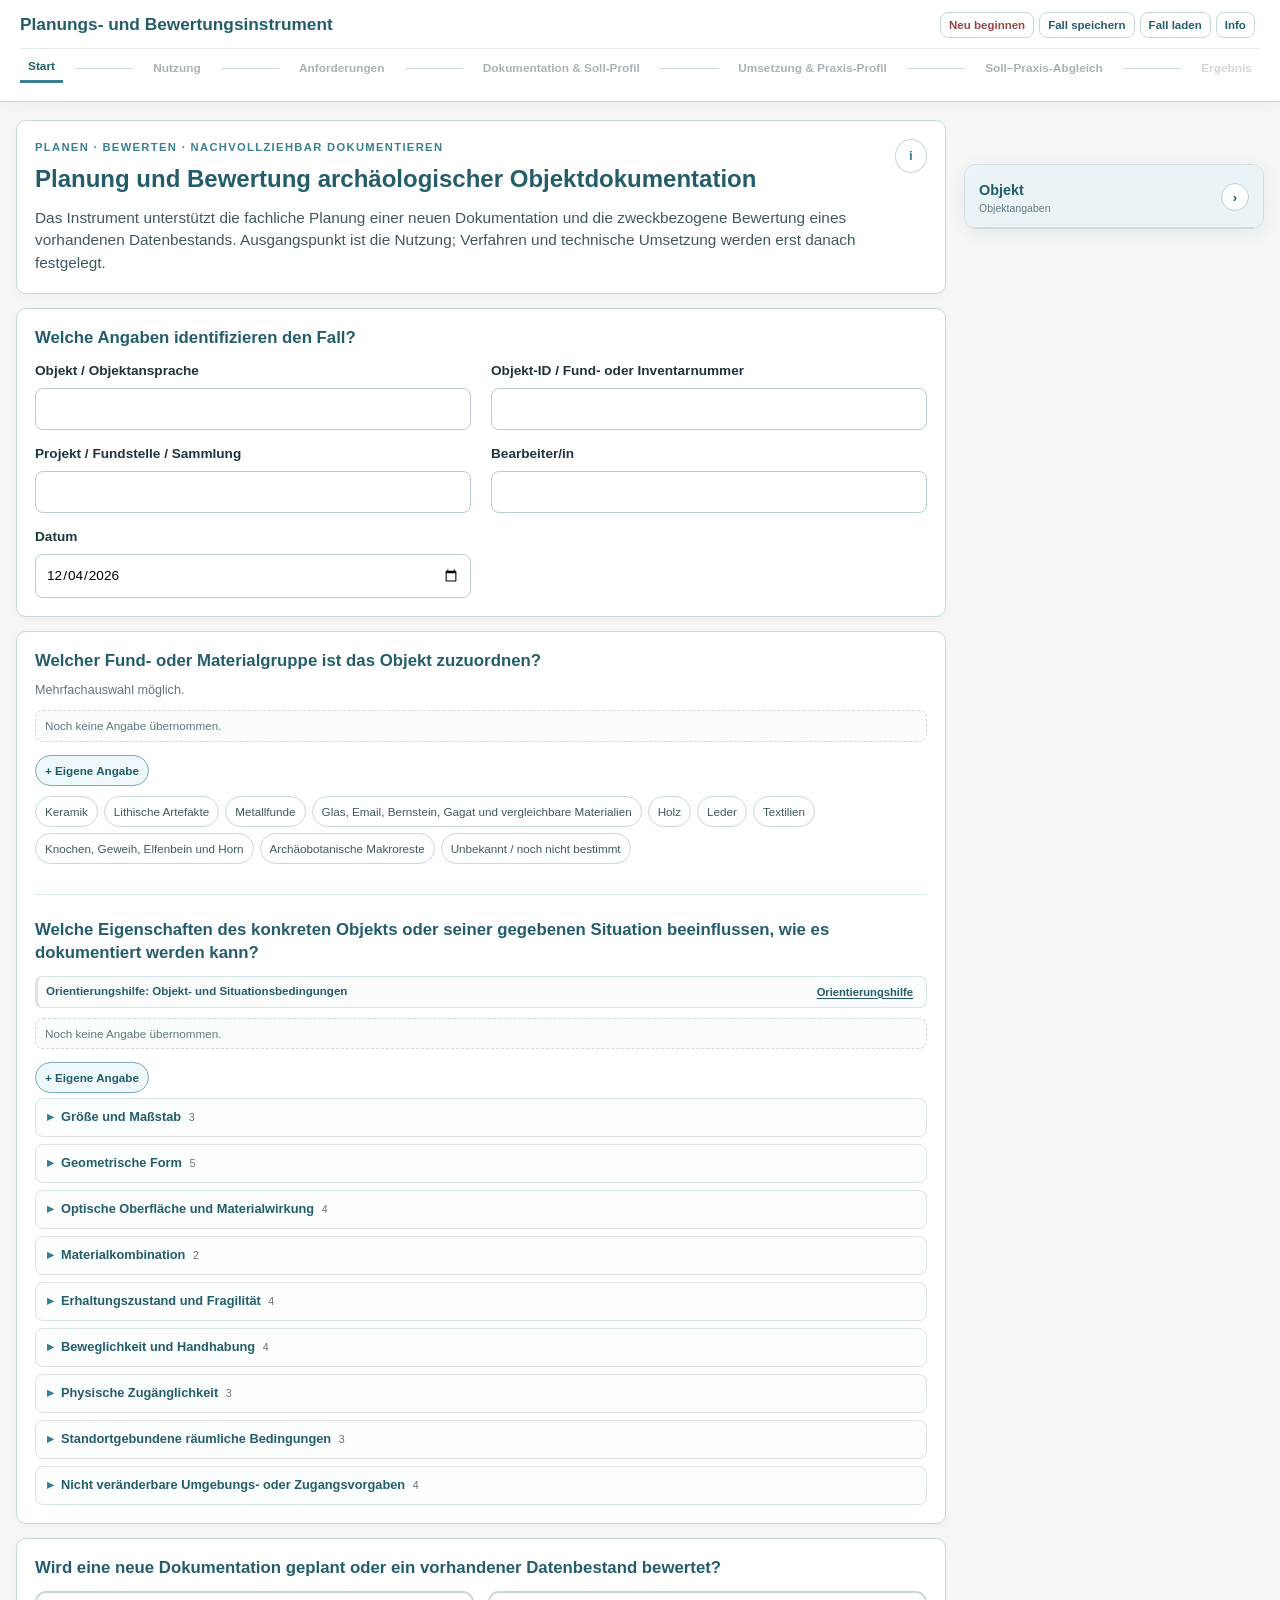
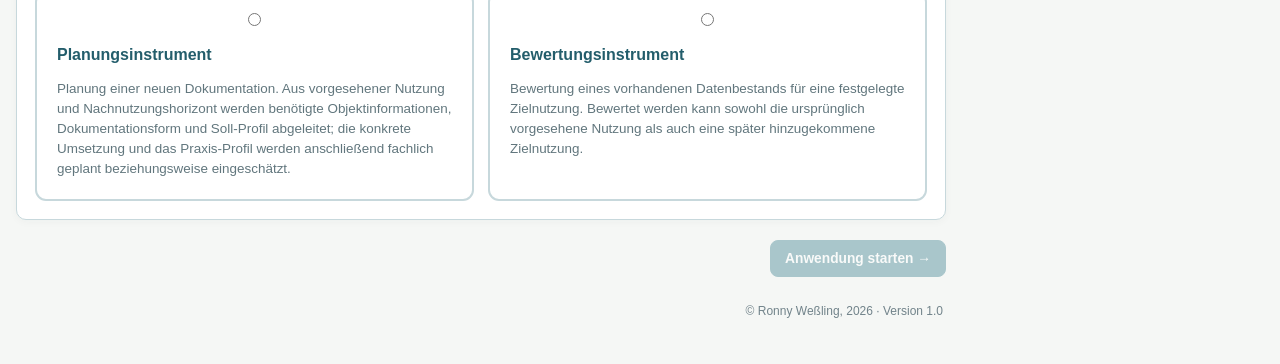
<file: index.html>
<!doctype html>
<html lang="de">
<head>
  <meta charset="utf-8">
  <meta name="viewport" content="width=device-width, initial-scale=1">
  <title>Planungs- und Bewertungsinstrument zur archäologischen Objektdokumentation</title>
  <link rel="stylesheet" href="styles.css">
</head>
<body>
  <noscript><div class="noscript">Für die Anwendung muss JavaScript im Browser aktiviert sein.</div></noscript>

  <header class="app-header">
    <div class="brand">
      <h1>Planungs- und Bewertungsinstrument</h1>
    </div>
    <div class="header-actions">
      <button class="ghost danger" id="resetBtn" type="button">Neu beginnen</button>
      <button class="ghost" id="saveCaseBtn" type="button" title="Exportiert den vollständigen Bearbeitungsstand als JSON-Datei.">Fall speichern</button>
      <button class="ghost" id="loadCaseBtn" type="button" title="Lädt einen zuvor gespeicherten JSON-Bearbeitungsstand.">Fall laden</button>
      <button class="ghost header-info" type="button" data-info="about">Info</button>
      <input id="importFile" type="file" accept="application/json,.json" hidden>
    </div>
    <nav class="progress" aria-label="Arbeitsbereiche">
      <button class="progress-step active" data-target="intro">Start</button><span></span>
      <button class="progress-step" data-target="uses">Nutzung</button><span></span>
      <button class="progress-step" data-target="requirements">Anforderungen</button><span></span>
      <button class="progress-step" data-target="profile">Dokumentation &amp; Soll-Profil</button><span></span>
      <button class="progress-step" data-target="implementation">Umsetzung &amp; Praxis-Profil</button><span></span>
      <button class="progress-step" data-target="comparison">Soll–Praxis-Abgleich</button><span></span>
      <button class="progress-step" data-target="result">Ergebnis</button>
    </nav>
  </header>

  <main class="app-shell">
    <aside id="caseSummary" class="case-summary" aria-label="Fallübersicht"></aside>

    <section id="intro" class="screen active">
      <div class="lock-slot" data-lock-slot="intro"></div>
      <div class="hero card hero-large compact-hero">
        <div class="hero-main">
          <div class="eyebrow">PLANEN · BEWERTEN · NACHVOLLZIEHBAR DOKUMENTIEREN</div>
          <h2>Planung und Bewertung archäologischer Objektdokumentation</h2>
          <p class="hero-lead">Das Instrument unterstützt die fachliche Planung einer neuen Dokumentation und die zweckbezogene Bewertung eines vorhandenen Datenbestands. Ausgangspunkt ist die Nutzung; Verfahren und technische Umsetzung werden erst danach festgelegt.</p>
        </div>
        <button class="info-button" type="button" data-info="intro" aria-label="Hinweise zu dieser Startseite">i</button>
      </div>
      <div id="importNotice" class="import-notice hidden" role="status"></div>

      <div class="card start-block">
        <div class="section-heading simple question-heading"><div><h3>Welche Angaben identifizieren den Fall?</h3></div></div>
        <div class="form-grid">
          <label>Objekt / Objektansprache<input id="objectName" type="text"></label>
          <label>Objekt-ID / Fund- oder Inventarnummer<input id="objectId" type="text"></label>
          <label>Projekt / Fundstelle / Sammlung<input id="context" type="text"></label>
          <label>Bearbeiter/in<input id="editor" type="text"></label>
          <label>Datum<input id="date" type="date"></label>
        </div>
      </div>

      <div class="card start-block" id="objectContextCard">
        <div class="section-heading simple question-heading"><div><h3>Welcher Fund- oder Materialgruppe ist das Objekt zuzuordnen?</h3></div><p class="question-support">Mehrfachauswahl möglich.</p></div>
        <div id="objectMaterialBlock" class="object-context-block"></div>
        <div class="question-break"></div>
        <div class="section-heading simple question-heading"><div><h3>Welche Eigenschaften des konkreten Objekts oder seiner gegebenen Situation beeinflussen, wie es dokumentiert werden kann?</h3></div></div>
        <div id="objectConditionBlock" class="object-context-block"></div>
      </div>

      <div class="card start-block">
        <div class="section-heading simple question-heading"><div><h3>Wird eine neue Dokumentation geplant oder ein vorhandener Datenbestand bewertet?</h3></div></div>
        <div class="mode-grid" id="modeGrid"></div>
      </div>

      <div class="nav-row end"><button class="primary" id="startBtn" type="button" disabled>Anwendung starten →</button></div>
      <div class="screen-copyright">© Ronny Weßling, 2026 · Version 1.0</div>
    </section>

    <section id="uses" class="screen">
      <div class="lock-slot" data-lock-slot="uses"></div>
      <div class="sheet-title"><div><div class="eyebrow" id="modeEyebrow1"></div><h2 id="usesMainTitle">Nutzung</h2></div><button class="info-button" data-info="uses" type="button">i</button></div>
      <div class="purpose-box"><strong>ZWECK</strong><span id="usesPurpose"></span></div>
      <div class="card">
        <div class="section-heading simple question-heading"><div><h3 id="primaryUseHeading">Wofür soll das Fundobjekt dokumentiert werden?</h3></div><p class="question-support" id="primaryUseSupport">Mehrfachauswahl möglich.</p></div>
        <div class="orientation-callout prominent-help"><div><strong>Orientierungshilfe: Nutzungen</strong><span>Auswahl- und Orientierungskatalog mit Erläuterungen zu den Nutzungen.</span></div><button class="orientation-button" type="button" data-help="usage">Orientierungshilfe</button></div>
        <div id="evaluationBasisWrap" class="retrospective-only hidden evaluation-basis"></div>
        <div id="useBlocks" class="stack"></div>
        <button class="add-row add-block" id="addUseBtn" type="button">+ weitere Nutzung hinzufügen</button>
        <div id="originalPurposeWrap" class="retrospective-only hidden separated"><label class="full-label">Ursprünglicher Erzeugungszweck des vorhandenen Bestands – soweit bekannt <span class="optional-label">optional</span><textarea id="originalPurpose" rows="3" placeholder="Nur zur Einordnung, wenn für eine neue oder spätere Zielnutzung bewertet wird."></textarea></label></div>
      </div>
      <div class="card" id="reuseCard">
        <div class="section-heading simple question-heading"><div><h3>Welche späteren Nutzungen sollen bewusst offengehalten werden?</h3></div><p class="question-support">Mehrfachauswahl möglich.</p></div>
        <div id="reuseBlocks" class="stack"></div>
        <button class="add-row add-block" id="addReuseBtn" type="button">+ weitere Nachnutzung hinzufügen</button>
        <label class="full-label separated" id="boundaryLabel">Bewusste Begrenzung<textarea id="boundary" rows="3"></textarea></label>
      </div>
      <div class="result-box"><strong>ERGEBNIS</strong><span id="usesResult"></span></div>
      <div class="view-controls" aria-label="Ansicht steuern"><button class="text-button" type="button" data-expand-all="uses">Alle aufklappen</button><span>·</span><button class="text-button" type="button" data-collapse-all="uses">Alle zuklappen</button></div>
      <div class="nav-row"><button class="secondary" data-go="intro">← Zurück</button><button class="primary complete-next" data-complete="uses" id="toRequirementsBtn">Abschnitt abschließen &amp; weiter →</button></div>
      <div class="screen-copyright">© Ronny Weßling, 2026 · Version 1.0</div>
    </section>

    <section id="requirements" class="screen">
      <div class="lock-slot" data-lock-slot="requirements"></div>
      <div class="sheet-title"><div><div class="eyebrow" id="modeEyebrow2"></div><h2>Anforderungen konkretisieren</h2></div><button class="info-button" data-info="requirements" type="button">i</button></div>

      <div class="card process-card">
        <div class="section-heading simple question-heading"><div><h3>Welche Informationen über das Objekt muss das Ergebnis bereitstellen?</h3></div><p class="question-support">Mehrfachauswahl möglich.</p></div>
        <div id="representationRequirements"></div>
      </div>

      <div class="card process-card">
        <div class="section-heading simple question-heading"><div><h3>Welche äußeren Bereiche des Objekts müssen dokumentiert werden?</h3></div></div>
        <div id="coverageRequirements"></div>
        <div class="substep-divider"><span>Innere Strukturen</span></div>
        <div id="innerStructureRequirements"></div>
      </div>

      <div class="card process-card">
        <div class="section-heading simple question-heading"><div><h3>Was muss mit den Daten möglich sein?</h3></div><p class="question-support">Mehrfachauswahl möglich.</p></div>
        <div id="operationRequirements"></div>
      </div>

      
      <div class="nav-row"><button class="secondary" data-go="uses">← Zurück</button><button class="primary complete-next" data-complete="requirements" id="toProfileBtn">Abschnitt abschließen &amp; weiter →</button></div>
      <div class="screen-copyright">© Ronny Weßling, 2026 · Version 1.0</div>
    </section>

    <section id="profile" class="screen">
      <div class="lock-slot" data-lock-slot="profile"></div>
      <div class="sheet-title"><div><div class="eyebrow" id="modeEyebrow3"></div><h2>Dokumentation und Soll-Profil</h2></div><button class="info-button" data-info="profile" type="button">i</button></div>
      <div class="card process-card">
        <div class="section-heading simple question-heading"><div><h3>Welche Dokumentationsform oder Kombination kann die festgelegten Anforderungen erfüllen? <button class="term-info" type="button" data-info="hierarchy" aria-label="Dokumentationsform erklären">i</button></h3></div><p class="question-support">Mehrfachauswahl möglich. Typische Dokumentationsformen aus den bisherigen Anforderungen und Objektbedingungen sind hervorgehoben.</p></div>
        <button class="inline-help-link form-orientation-link" type="button" data-help="forms">Orientierungshilfe</button>
        <div id="formGroups" class="stack"></div>
      </div>
      <div id="roleBlocks" class="stack"></div>
      <div id="sollProfileWrap" class="hidden">
        <div class="card process-card">
          <div class="section-heading simple question-heading"><div><h3>Welche Qualität muss die 3D-Dokumentation erreichen? <button class="term-info" type="button" data-info="sollprofile" aria-label="Soll-Profil erklären">i</button></h3></div></div>
          <div class="quality-legend"><strong>Stufen</strong><span><b>1 – orientierend</b> · <b>2 – definiert</b> · <b>3 – kontrolliert</b> · <b>4 – hochkontrolliert</b></span><small>Eine höhere Stufe ist nicht automatisch zweckgeeigneter. Die konkrete Anforderung bleibt maßgeblich.</small></div>
          <div id="qualityProfiles" class="stack"></div>
          <div id="qualityUseAdder" class="quality-use-adder"></div>
        </div>
      </div>
      <div class="result-box"><strong>ERGEBNIS</strong><span id="profileResult">Dokumentationsform und – soweit 3D gewählt wurde – erforderliche Qualitätsstufen.</span></div>
      <div class="view-controls" aria-label="Ansicht steuern"><button class="text-button" type="button" data-expand-all="profile">Alle aufklappen</button><span>·</span><button class="text-button" type="button" data-collapse-all="profile">Alle zuklappen</button></div>
      <div class="nav-row"><button class="secondary" data-go="requirements">← Zurück</button><button class="primary complete-next" data-complete="profile" id="toImplementationBtn">Abschnitt abschließen &amp; weiter →</button></div>
      <div class="screen-copyright">© Ronny Weßling, 2026 · Version 1.0</div>
    </section>

    <section id="implementation" class="screen">
      <div class="lock-slot" data-lock-slot="implementation"></div>
      <div class="sheet-title"><div><div class="eyebrow" id="modeEyebrow4"></div><h2 id="implementationTitle">Konkrete Umsetzung und Praxis-Profil</h2></div><button class="info-button" data-info="implementation" type="button">i</button></div>
      
      <div id="implementationUseContext"></div>
      <div id="planningImplementation" class="planning-only">
        <div class="card process-card">
          <div class="section-heading simple question-heading"><div><h3>Wie soll die Dokumentation konkret umgesetzt werden?</h3></div><button class="term-info" type="button" data-info="hierarchy" aria-label="Umsetzung erklären">i</button></div>
          <div class="orientation-callout compact-help"><div><strong>Typische Verfahren und Umsetzungsansätze</strong></div><button class="orientation-button" type="button" data-help="procedures">Orientierungshilfe</button></div>
          <div id="procedureChoices"></div>
          <div class="orientation-callout compact-help"><div><strong>Daten und Fassungen</strong></div><button class="orientation-button" type="button" data-help="data-components">Orientierungshilfe</button></div>
          <div id="dataComponentSuggestions"></div>
          <div id="implementationDetails" class="accordion-stack"></div>
          <div class="implementation-check-section">
            <div class="orientation-callout compact-help"><div><strong>Zielkonflikte und Abwägungen</strong><span>Mögliche Konflikte werden aus den bisherigen Angaben hervorgehoben; eigene Abwägungen können ergänzt werden.</span></div><button class="orientation-button" type="button" data-help="conflicts">Orientierungshilfe</button></div>
            <div id="conflictHints"></div>
          </div>
        </div>
      </div>
      <div id="evaluationInventory" class="evaluation-only hidden">
        <div class="card process-card">
          <div class="section-heading simple question-heading"><div><h3>Was ist über Entstehung, Verfahren, Datenbestand und Bearbeitung tatsächlich nachweisbar?</h3></div><p class="question-support">Erfasst wird, was belegt, nachweislich fehlend, ungeklärt oder derzeit nicht zugänglich ist.</p></div>
          <div class="orientation-callout prominent-help"><div><strong>Orientierungshilfe: Bestandsaufnahme</strong><span>Prüffelder für Verfahren, Datenzustände, Prozessinformationen, Modellfassungen und Dokumentationszusammenhang.</span></div><button class="orientation-button" type="button" data-help="inventory">Orientierungshilfe</button></div>
          <div id="inventoryList" class="stack"></div>
        </div>
      </div>
      <div class="card process-card" id="actualProfileCard">
        <div class="section-heading simple question-heading"><div><h3 id="actualProfileHeading">Welche Qualität ist mit der geplanten Umsetzung voraussichtlich erreichbar?</h3><p id="actualProfileIntro" class="question-support"></p></div><button class="term-info" type="button" data-help="actualprofile" aria-label="Praxis-/Ist-Profil erklären">i</button></div>
        <div id="actualProfiles" class="stack"></div>
      </div>
      <div class="result-box"><strong>ERGEBNIS</strong><span id="implementationResult"></span></div>
      <div class="view-controls" aria-label="Ansicht steuern"><button class="text-button" type="button" data-expand-all="implementation">Alle aufklappen</button><span>·</span><button class="text-button" type="button" data-collapse-all="implementation">Alle zuklappen</button></div>
      <div class="nav-row"><button class="secondary" data-go="profile">← Zurück</button><button class="primary complete-next" data-complete="implementation" id="toComparisonBtn">Abschnitt abschließen &amp; weiter →</button></div>
      <div class="screen-copyright">© Ronny Weßling, 2026 · Version 1.0</div>
    </section>

    <section id="comparison" class="screen">
      <div class="lock-slot" data-lock-slot="comparison"></div>
      <div class="sheet-title"><div><div class="eyebrow" id="modeEyebrow5"></div><h2 id="comparisonTitle">Soll–Praxis-Abgleich und Folgerungen</h2></div><button class="info-button" data-info="comparison" type="button">i</button></div>
      
      <div class="card process-card">
        <div class="section-heading simple question-heading"><div><h3 id="comparisonQuestion">Entspricht die erwartbare Qualität dem Soll?</h3></div></div>
        <div id="comparisonList" class="stack"></div>
      </div>
      <div class="card process-card">
        <div class="section-heading simple question-heading"><div><h3>Welche Folgerungen ergeben sich aus Abweichungen oder nicht beurteilbaren Bereichen?</h3></div></div>
        <div id="consequenceList" class="stack"></div>
        
      </div>
      
      <div class="view-controls" aria-label="Ansicht steuern"><button class="text-button" type="button" data-expand-all="comparison">Alle aufklappen</button><span>·</span><button class="text-button" type="button" data-collapse-all="comparison">Alle zuklappen</button></div>
      <div class="nav-row"><button class="secondary" data-go="implementation">← Zurück</button><button class="primary complete-next" data-complete="comparison" id="toResultBtn">Abschnitt abschließen &amp; Ergebnis →</button></div>
      <div class="screen-copyright">© Ronny Weßling, 2026 · Version 1.0</div>
    </section>

    <section id="result" class="screen">
      <div class="sheet-title"><div><div class="eyebrow">ZUSAMMENFÜHRUNG · KEIN WEITERER PRÜFSCHRITT</div><h2 id="resultTitle">Ergebnisdokumentation</h2></div></div>
      
      <div id="resultContent"></div>
      <div class="card" id="revisionCard"><div class="section-heading simple"><div><h3>Änderungsprotokoll</h3></div><p>Jede umgesetzte Änderung eines bereits abgeschlossenen Stands wird mit Zeitpunkt sowie vorherigem und neuem Wert dokumentiert. Automatische Kontextmarker machen fachlich relevante Bearbeitungsreihenfolgen sichtbar, ohne eine Absicht zu unterstellen.</p></div><div id="revisionLog"></div></div>
      <div class="card export-card"><div class="section-heading simple"><div><h3>Dokumentieren und exportieren</h3></div><p>Der Prüfbericht fasst die fachlich relevanten Entscheidungen und Ergebnisse kompakt zusammen. Der JSON-Export enthält zusätzlich den vollständigen strukturierten Bearbeitungsstand und kann später wieder importiert werden.</p></div><div class="button-row"><button class="secondary" id="exportBtn" type="button">JSON exportieren</button><button class="primary" id="printBtn" type="button">Prüfbericht als PDF</button></div></div>
      <div class="nav-row"><button class="secondary" data-go="comparison">← Zurück</button></div>
      <div class="screen-copyright">© Ronny Weßling, 2026 · Version 1.0</div>
    </section>
  </main>

  <dialog id="helpDialog" class="help-dialog"><button class="dialog-close" id="helpClose" type="button" aria-label="Schließen">×</button><div id="helpContent"></div></dialog>
  <dialog id="editDialog" class="edit-dialog"><button class="dialog-close" id="editClose" type="button" aria-label="Schließen">×</button><div id="editContent"></div></dialog>
<div id="printReport" class="print-report" aria-hidden="true"></div>

  <script src="instrument-data.js"></script>
  <script src="app.js"></script>
</body>
</html>
</file>
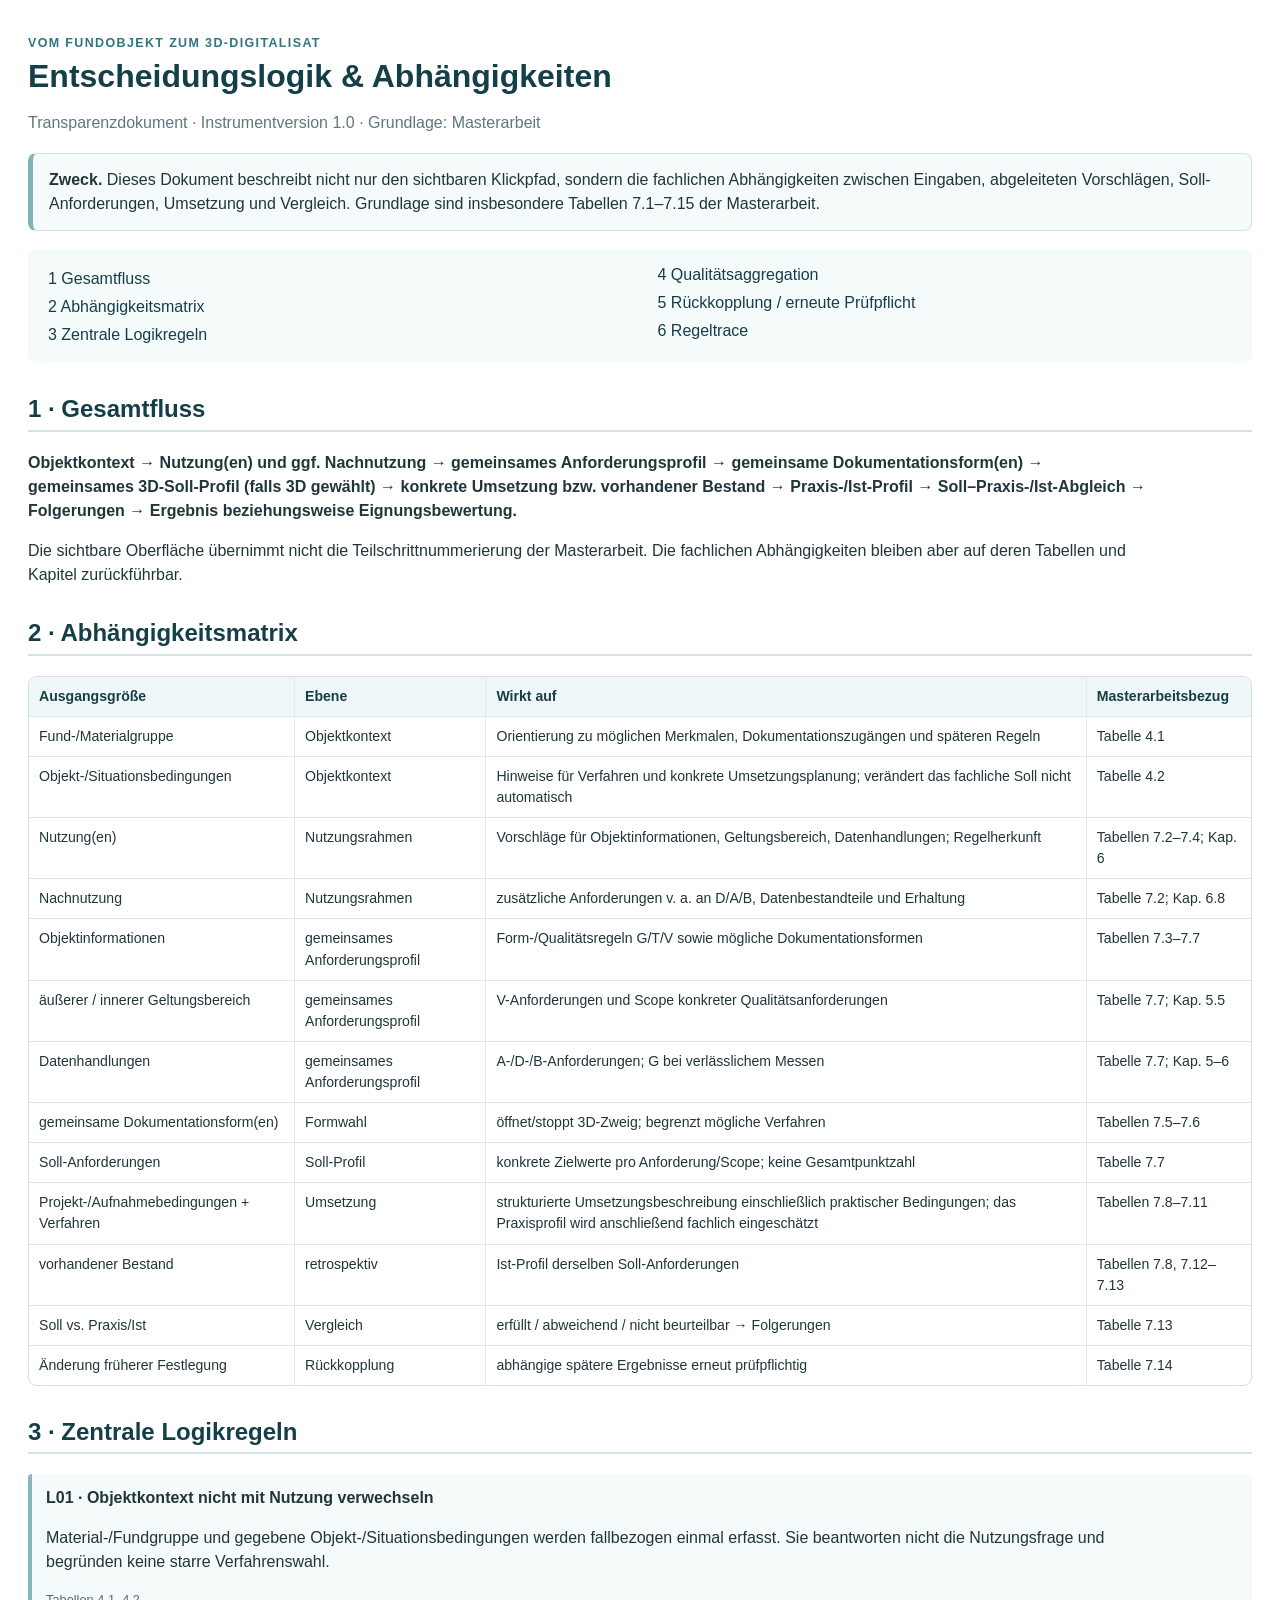
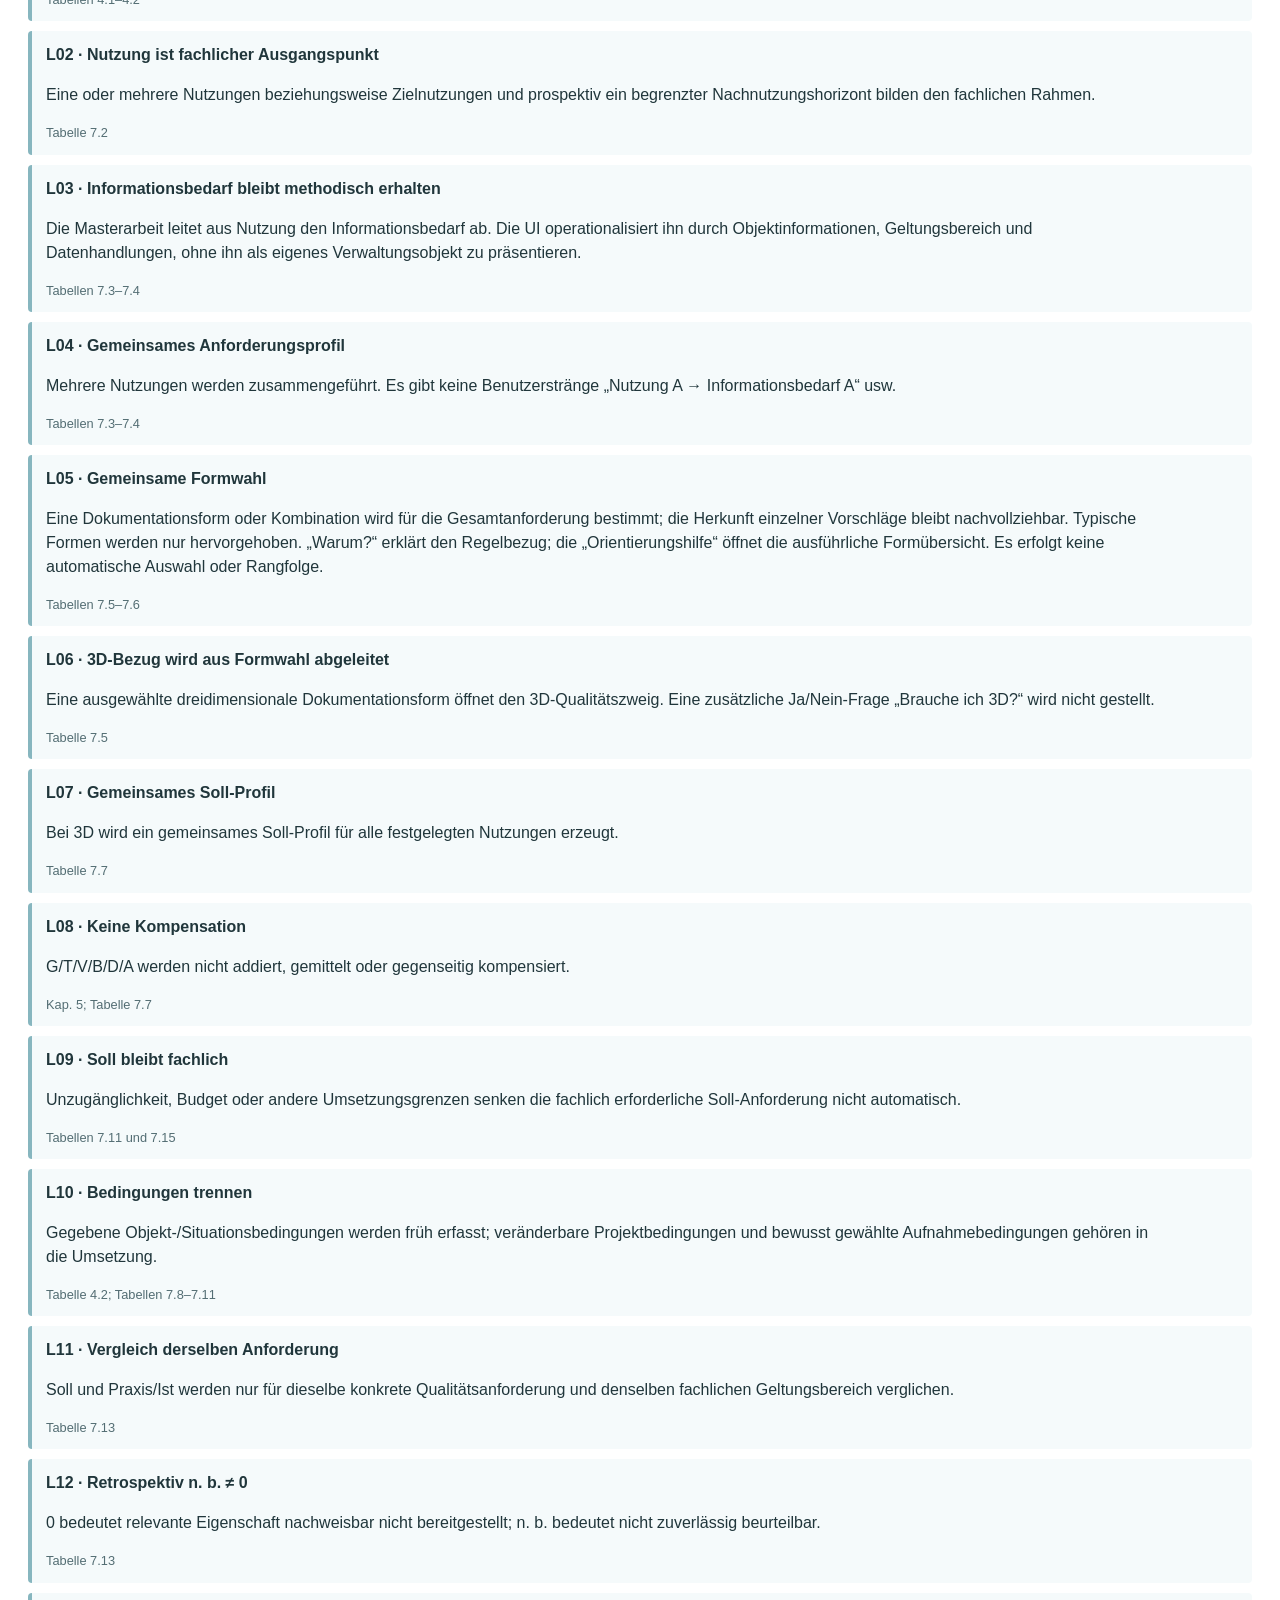
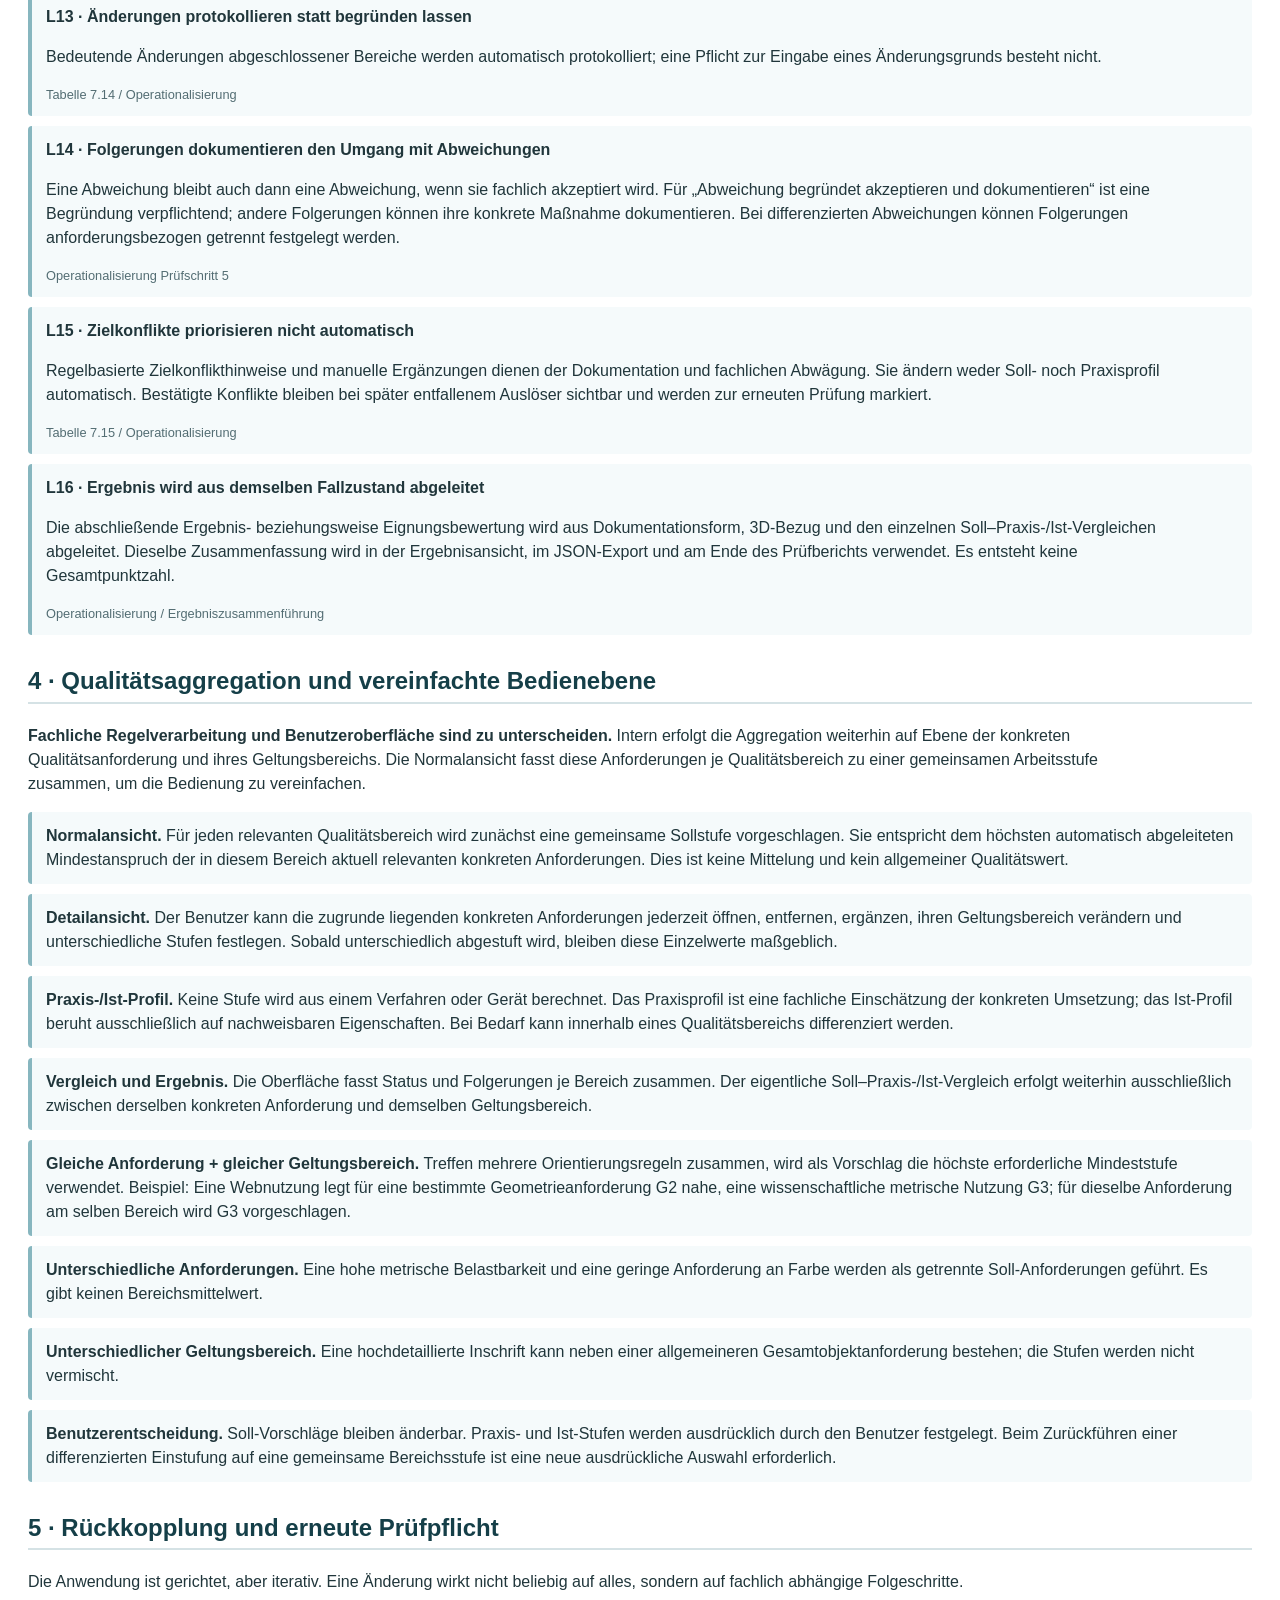
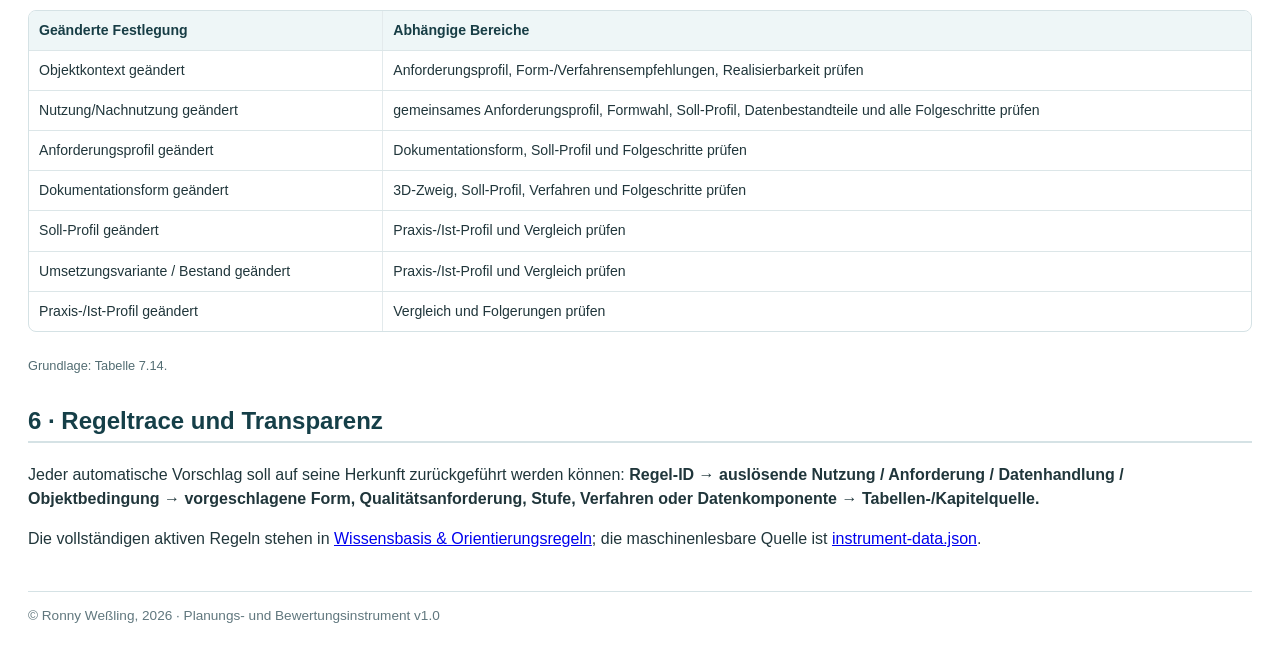
<file: docs/Entscheidungslogik_Abhaengigkeiten_v1.0.html>
<!doctype html><html lang="de"><head><meta charset="utf-8"><meta name="viewport" content="width=device-width,initial-scale=1"><title>Entscheidungslogik &amp; Abhängigkeiten</title><style>
:root{--ink:#20363b;--head:#153f48;--muted:#60777e;--line:#d5e2e5;--soft:#f5fafb;--soft2:#edf6f7;--accent:#2f7582}*{box-sizing:border-box}body{font-family:Arial,Helvetica,sans-serif;max-width:1320px;margin:34px auto;padding:0 28px;color:var(--ink);line-height:1.5;background:#fff}h1,h2,h3,h4{color:var(--head);line-height:1.2}h1{font-size:2rem;margin:.25rem 0}h2{margin-top:2rem;border-bottom:2px solid var(--line);padding-bottom:.35rem}h3{margin:1.2rem 0 .45rem}p{max-width:1120px}.muted,small{color:var(--muted)}.eyebrow{font-size:.78rem;letter-spacing:.11em;font-weight:700;color:var(--accent)}.notice{background:var(--soft);border:1px solid var(--line);border-left:5px solid #82b3bc;padding:14px 16px;border-radius:8px;margin:18px 0}.warning{border-left-color:#c99b42;background:#fffaf0}.toc{columns:2;column-gap:35px;padding:14px 20px;background:var(--soft);border-radius:9px}.toc a{display:block;color:var(--head);text-decoration:none;margin:4px 0}.toc a:hover{text-decoration:underline}section{scroll-margin-top:20px}.table-wrap{overflow:auto;border:1px solid var(--line);border-radius:8px;margin:12px 0 24px}table{width:100%;border-collapse:collapse;font-size:.88rem;min-width:800px}th,td{padding:9px 10px;border-bottom:1px solid #dce6e8;border-right:1px solid #e3eaec;vertical-align:top;text-align:left}th:last-child,td:last-child{border-right:none}tr:last-child td{border-bottom:none}th{background:#eef6f7;color:#173d45;position:sticky;top:0}.pill{display:inline-block;padding:2px 8px;margin:2px 3px 2px 0;border-radius:999px;background:var(--soft2);border:1px solid #d7e8eb;font-size:.82rem}.rule{padding:12px 14px;margin:10px 0;background:var(--soft);border-left:4px solid #87b6bf;border-radius:4px}.source{display:block;margin-top:5px;color:#536d73;font-size:.8rem}.code{font-family:Consolas,monospace;background:#f0f4f5;padding:1px 4px;border-radius:3px}.grid{display:grid;grid-template-columns:repeat(auto-fit,minmax(280px,1fr));gap:12px}.box{border:1px solid var(--line);border-radius:8px;padding:14px;background:#fff}.box h3{margin-top:0}footer{margin:40px 0 20px;padding-top:14px;border-top:1px solid var(--line);color:var(--muted);font-size:.85rem}@media(max-width:800px){body{padding:0 14px}.toc{columns:1}table{font-size:.82rem}}

@media print{
  body{max-width:none;margin:0;padding:0;color:#20363b;line-height:1.42}
  .table-wrap{overflow:visible;border-radius:5px}
  table{min-width:0!important;width:100%!important;table-layout:fixed;font-size:8pt}
  th,td{padding:5px 6px;overflow-wrap:anywhere;word-break:normal}
  th{position:static}
  a{color:inherit;text-decoration:none}
  h1{font-size:24pt}h2{font-size:16pt}h3{font-size:12pt}
  .notice,.rule,.box{break-inside:avoid}
  footer{break-inside:avoid}
}
</style></head><body><header><div class="eyebrow">VOM FUNDOBJEKT ZUM 3D-DIGITALISAT</div><h1>Entscheidungslogik &amp; Abhängigkeiten</h1><p class="muted">Transparenzdokument · Instrumentversion 1.0 · Grundlage: Masterarbeit</p></header><div class="notice"><b>Zweck.</b> Dieses Dokument beschreibt nicht nur den sichtbaren Klickpfad, sondern die fachlichen Abhängigkeiten zwischen Eingaben, abgeleiteten Vorschlägen, Soll-Anforderungen, Umsetzung und Vergleich. Grundlage sind insbesondere Tabellen 7.1–7.15 der Masterarbeit.</div><nav class="toc"><a href="#flow">1 Gesamtfluss</a><a href="#matrix">2 Abhängigkeitsmatrix</a><a href="#rules">3 Zentrale Logikregeln</a><a href="#quality">4 Qualitätsaggregation</a><a href="#stale">5 Rückkopplung / erneute Prüfpflicht</a><a href="#trace">6 Regeltrace</a></nav><section id="flow"><h2>1 · Gesamtfluss</h2><p><b>Objektkontext → Nutzung(en) und ggf. Nachnutzung → gemeinsames Anforderungsprofil → gemeinsame Dokumentationsform(en) → gemeinsames 3D-Soll-Profil (falls 3D gewählt) → konkrete Umsetzung bzw. vorhandener Bestand → Praxis-/Ist-Profil → Soll–Praxis-/Ist-Abgleich → Folgerungen → Ergebnis beziehungsweise Eignungsbewertung.</b></p><p>Die sichtbare Oberfläche übernimmt nicht die Teilschrittnummerierung der Masterarbeit. Die fachlichen Abhängigkeiten bleiben aber auf deren Tabellen und Kapitel zurückführbar.</p></section><section id="matrix"><h2>2 · Abhängigkeitsmatrix</h2><div class="table-wrap"><table><thead><tr><th>Ausgangsgröße</th><th>Ebene</th><th>Wirkt auf</th><th>Masterarbeitsbezug</th></tr></thead><tbody><tr><td>Fund-/Materialgruppe</td><td>Objektkontext</td><td>Orientierung zu möglichen Merkmalen, Dokumentationszugängen und späteren Regeln</td><td>Tabelle 4.1</td></tr><tr><td>Objekt-/Situationsbedingungen</td><td>Objektkontext</td><td>Hinweise für Verfahren und konkrete Umsetzungsplanung; verändert das fachliche Soll nicht automatisch</td><td>Tabelle 4.2</td></tr><tr><td>Nutzung(en)</td><td>Nutzungsrahmen</td><td>Vorschläge für Objektinformationen, Geltungsbereich, Datenhandlungen; Regelherkunft</td><td>Tabellen 7.2–7.4; Kap. 6</td></tr><tr><td>Nachnutzung</td><td>Nutzungsrahmen</td><td>zusätzliche Anforderungen v. a. an D/A/B, Datenbestandteile und Erhaltung</td><td>Tabelle 7.2; Kap. 6.8</td></tr><tr><td>Objektinformationen</td><td>gemeinsames Anforderungsprofil</td><td>Form-/Qualitätsregeln G/T/V sowie mögliche Dokumentationsformen</td><td>Tabellen 7.3–7.7</td></tr><tr><td>äußerer / innerer Geltungsbereich</td><td>gemeinsames Anforderungsprofil</td><td>V-Anforderungen und Scope konkreter Qualitätsanforderungen</td><td>Tabelle 7.7; Kap. 5.5</td></tr><tr><td>Datenhandlungen</td><td>gemeinsames Anforderungsprofil</td><td>A-/D-/B-Anforderungen; G bei verlässlichem Messen</td><td>Tabelle 7.7; Kap. 5–6</td></tr><tr><td>gemeinsame Dokumentationsform(en)</td><td>Formwahl</td><td>öffnet/stoppt 3D-Zweig; begrenzt mögliche Verfahren</td><td>Tabellen 7.5–7.6</td></tr><tr><td>Soll-Anforderungen</td><td>Soll-Profil</td><td>konkrete Zielwerte pro Anforderung/Scope; keine Gesamtpunktzahl</td><td>Tabelle 7.7</td></tr><tr><td>Projekt-/Aufnahmebedingungen + Verfahren</td><td>Umsetzung</td><td>strukturierte Umsetzungsbeschreibung einschließlich praktischer Bedingungen; das Praxisprofil wird anschließend fachlich eingeschätzt</td><td>Tabellen 7.8–7.11</td></tr><tr><td>vorhandener Bestand</td><td>retrospektiv</td><td>Ist-Profil derselben Soll-Anforderungen</td><td>Tabellen 7.8, 7.12–7.13</td></tr><tr><td>Soll vs. Praxis/Ist</td><td>Vergleich</td><td>erfüllt / abweichend / nicht beurteilbar → Folgerungen</td><td>Tabelle 7.13</td></tr><tr><td>Änderung früherer Festlegung</td><td>Rückkopplung</td><td>abhängige spätere Ergebnisse erneut prüfpflichtig</td><td>Tabelle 7.14</td></tr></tbody></table></div></section><section id="rules"><h2>3 · Zentrale Logikregeln</h2><div class="rule"><b>L01 · Objektkontext nicht mit Nutzung verwechseln</b><p>Material-/Fundgruppe und gegebene Objekt-/Situationsbedingungen werden fallbezogen einmal erfasst. Sie beantworten nicht die Nutzungsfrage und begründen keine starre Verfahrenswahl.</p><span class="source">Tabellen 4.1–4.2</span></div><div class="rule"><b>L02 · Nutzung ist fachlicher Ausgangspunkt</b><p>Eine oder mehrere Nutzungen beziehungsweise Zielnutzungen und prospektiv ein begrenzter Nachnutzungshorizont bilden den fachlichen Rahmen.</p><span class="source">Tabelle 7.2</span></div><div class="rule"><b>L03 · Informationsbedarf bleibt methodisch erhalten</b><p>Die Masterarbeit leitet aus Nutzung den Informationsbedarf ab. Die UI operationalisiert ihn durch Objektinformationen, Geltungsbereich und Datenhandlungen, ohne ihn als eigenes Verwaltungsobjekt zu präsentieren.</p><span class="source">Tabellen 7.3–7.4</span></div><div class="rule"><b>L04 · Gemeinsames Anforderungsprofil</b><p>Mehrere Nutzungen werden zusammengeführt. Es gibt keine Benutzerstränge „Nutzung A → Informationsbedarf A“ usw.</p><span class="source">Tabellen 7.3–7.4</span></div><div class="rule"><b>L05 · Gemeinsame Formwahl</b><p>Eine Dokumentationsform oder Kombination wird für die Gesamtanforderung bestimmt; die Herkunft einzelner Vorschläge bleibt nachvollziehbar. Typische Formen werden nur hervorgehoben. „Warum?“ erklärt den Regelbezug; die „Orientierungshilfe“ öffnet die ausführliche Formübersicht. Es erfolgt keine automatische Auswahl oder Rangfolge.</p><span class="source">Tabellen 7.5–7.6</span></div><div class="rule"><b>L06 · 3D-Bezug wird aus Formwahl abgeleitet</b><p>Eine ausgewählte dreidimensionale Dokumentationsform öffnet den 3D-Qualitätszweig. Eine zusätzliche Ja/Nein-Frage „Brauche ich 3D?“ wird nicht gestellt.</p><span class="source">Tabelle 7.5</span></div><div class="rule"><b>L07 · Gemeinsames Soll-Profil</b><p>Bei 3D wird ein gemeinsames Soll-Profil für alle festgelegten Nutzungen erzeugt.</p><span class="source">Tabelle 7.7</span></div><div class="rule"><b>L08 · Keine Kompensation</b><p>G/T/V/B/D/A werden nicht addiert, gemittelt oder gegenseitig kompensiert.</p><span class="source">Kap. 5; Tabelle 7.7</span></div><div class="rule"><b>L09 · Soll bleibt fachlich</b><p>Unzugänglichkeit, Budget oder andere Umsetzungsgrenzen senken die fachlich erforderliche Soll-Anforderung nicht automatisch.</p><span class="source">Tabellen 7.11 und 7.15</span></div><div class="rule"><b>L10 · Bedingungen trennen</b><p>Gegebene Objekt-/Situationsbedingungen werden früh erfasst; veränderbare Projektbedingungen und bewusst gewählte Aufnahmebedingungen gehören in die Umsetzung.</p><span class="source">Tabelle 4.2; Tabellen 7.8–7.11</span></div><div class="rule"><b>L11 · Vergleich derselben Anforderung</b><p>Soll und Praxis/Ist werden nur für dieselbe konkrete Qualitätsanforderung und denselben fachlichen Geltungsbereich verglichen.</p><span class="source">Tabelle 7.13</span></div><div class="rule"><b>L12 · Retrospektiv n. b. ≠ 0</b><p>0 bedeutet relevante Eigenschaft nachweisbar nicht bereitgestellt; n. b. bedeutet nicht zuverlässig beurteilbar.</p><span class="source">Tabelle 7.13</span></div><div class="rule"><b>L13 · Änderungen protokollieren statt begründen lassen</b><p>Bedeutende Änderungen abgeschlossener Bereiche werden automatisch protokolliert; eine Pflicht zur Eingabe eines Änderungsgrunds besteht nicht.</p><span class="source">Tabelle 7.14 / Operationalisierung</span></div><div class="rule"><b>L14 · Folgerungen dokumentieren den Umgang mit Abweichungen</b><p>Eine Abweichung bleibt auch dann eine Abweichung, wenn sie fachlich akzeptiert wird. Für „Abweichung begründet akzeptieren und dokumentieren“ ist eine Begründung verpflichtend; andere Folgerungen können ihre konkrete Maßnahme dokumentieren. Bei differenzierten Abweichungen können Folgerungen anforderungsbezogen getrennt festgelegt werden.</p><span class="source">Operationalisierung Prüfschritt 5</span></div><div class="rule"><b>L15 · Zielkonflikte priorisieren nicht automatisch</b><p>Regelbasierte Zielkonflikthinweise und manuelle Ergänzungen dienen der Dokumentation und fachlichen Abwägung. Sie ändern weder Soll- noch Praxisprofil automatisch. Bestätigte Konflikte bleiben bei später entfallenem Auslöser sichtbar und werden zur erneuten Prüfung markiert.</p><span class="source">Tabelle 7.15 / Operationalisierung</span></div><div class="rule"><b>L16 · Ergebnis wird aus demselben Fallzustand abgeleitet</b><p>Die abschließende Ergebnis- beziehungsweise Eignungsbewertung wird aus Dokumentationsform, 3D-Bezug und den einzelnen Soll–Praxis-/Ist-Vergleichen abgeleitet. Dieselbe Zusammenfassung wird in der Ergebnisansicht, im JSON-Export und am Ende des Prüfberichts verwendet. Es entsteht keine Gesamtpunktzahl.</p><span class="source">Operationalisierung / Ergebniszusammenführung</span></div></section><section id="quality"><h2>4 · Qualitätsaggregation und vereinfachte Bedienebene</h2><p><b>Fachliche Regelverarbeitung und Benutzeroberfläche sind zu unterscheiden.</b> Intern erfolgt die Aggregation weiterhin auf Ebene der konkreten Qualitätsanforderung und ihres Geltungsbereichs. Die Normalansicht fasst diese Anforderungen je Qualitätsbereich zu einer gemeinsamen Arbeitsstufe zusammen, um die Bedienung zu vereinfachen.</p><div class="rule"><b>Normalansicht.</b> Für jeden relevanten Qualitätsbereich wird zunächst eine gemeinsame Sollstufe vorgeschlagen. Sie entspricht dem höchsten automatisch abgeleiteten Mindestanspruch der in diesem Bereich aktuell relevanten konkreten Anforderungen. Dies ist keine Mittelung und kein allgemeiner Qualitätswert.</div><div class="rule"><b>Detailansicht.</b> Der Benutzer kann die zugrunde liegenden konkreten Anforderungen jederzeit öffnen, entfernen, ergänzen, ihren Geltungsbereich verändern und unterschiedliche Stufen festlegen. Sobald unterschiedlich abgestuft wird, bleiben diese Einzelwerte maßgeblich.</div><div class="rule"><b>Praxis-/Ist-Profil.</b> Keine Stufe wird aus einem Verfahren oder Gerät berechnet. Das Praxisprofil ist eine fachliche Einschätzung der konkreten Umsetzung; das Ist-Profil beruht ausschließlich auf nachweisbaren Eigenschaften. Bei Bedarf kann innerhalb eines Qualitätsbereichs differenziert werden.</div><div class="rule"><b>Vergleich und Ergebnis.</b> Die Oberfläche fasst Status und Folgerungen je Bereich zusammen. Der eigentliche Soll–Praxis-/Ist-Vergleich erfolgt weiterhin ausschließlich zwischen derselben konkreten Anforderung und demselben Geltungsbereich.</div><div class="rule"><b>Gleiche Anforderung + gleicher Geltungsbereich.</b> Treffen mehrere Orientierungsregeln zusammen, wird als Vorschlag die höchste erforderliche Mindeststufe verwendet. Beispiel: Eine Webnutzung legt für eine bestimmte Geometrieanforderung G2 nahe, eine wissenschaftliche metrische Nutzung G3; für dieselbe Anforderung am selben Bereich wird G3 vorgeschlagen.</div><div class="rule"><b>Unterschiedliche Anforderungen.</b> Eine hohe metrische Belastbarkeit und eine geringe Anforderung an Farbe werden als getrennte Soll-Anforderungen geführt. Es gibt keinen Bereichsmittelwert.</div><div class="rule"><b>Unterschiedlicher Geltungsbereich.</b> Eine hochdetaillierte Inschrift kann neben einer allgemeineren Gesamtobjektanforderung bestehen; die Stufen werden nicht vermischt.</div><div class="rule"><b>Benutzerentscheidung.</b> Soll-Vorschläge bleiben änderbar. Praxis- und Ist-Stufen werden ausdrücklich durch den Benutzer festgelegt. Beim Zurückführen einer differenzierten Einstufung auf eine gemeinsame Bereichsstufe ist eine neue ausdrückliche Auswahl erforderlich.</div></section><section id="stale"><h2>5 · Rückkopplung und erneute Prüfpflicht</h2><p>Die Anwendung ist gerichtet, aber iterativ. Eine Änderung wirkt nicht beliebig auf alles, sondern auf fachlich abhängige Folgeschritte.</p><div class="table-wrap"><table><thead><tr><th>Geänderte Festlegung</th><th>Abhängige Bereiche</th></tr></thead><tbody><tr><td>Objektkontext geändert</td><td>Anforderungsprofil, Form-/Verfahrensempfehlungen, Realisierbarkeit prüfen</td></tr><tr><td>Nutzung/Nachnutzung geändert</td><td>gemeinsames Anforderungsprofil, Formwahl, Soll-Profil, Datenbestandteile und alle Folgeschritte prüfen</td></tr><tr><td>Anforderungsprofil geändert</td><td>Dokumentationsform, Soll-Profil und Folgeschritte prüfen</td></tr><tr><td>Dokumentationsform geändert</td><td>3D-Zweig, Soll-Profil, Verfahren und Folgeschritte prüfen</td></tr><tr><td>Soll-Profil geändert</td><td>Praxis-/Ist-Profil und Vergleich prüfen</td></tr><tr><td>Umsetzungsvariante / Bestand geändert</td><td>Praxis-/Ist-Profil und Vergleich prüfen</td></tr><tr><td>Praxis-/Ist-Profil geändert</td><td>Vergleich und Folgerungen prüfen</td></tr></tbody></table></div><p class="source">Grundlage: Tabelle 7.14.</p></section><section id="trace"><h2>6 · Regeltrace und Transparenz</h2><p>Jeder automatische Vorschlag soll auf seine Herkunft zurückgeführt werden können: <b>Regel-ID → auslösende Nutzung / Anforderung / Datenhandlung / Objektbedingung → vorgeschlagene Form, Qualitätsanforderung, Stufe, Verfahren oder Datenkomponente → Tabellen-/Kapitelquelle.</b></p><p>Die vollständigen aktiven Regeln stehen in <a href="Wissensbasis_Orientierungsregeln_v1.0.html">Wissensbasis &amp; Orientierungsregeln</a>; die maschinenlesbare Quelle ist <a href="../instrument-data.json">instrument-data.json</a>.</p></section><footer>© Ronny Weßling, 2026 · Planungs- und Bewertungsinstrument v1.0</footer></body></html>
</file>
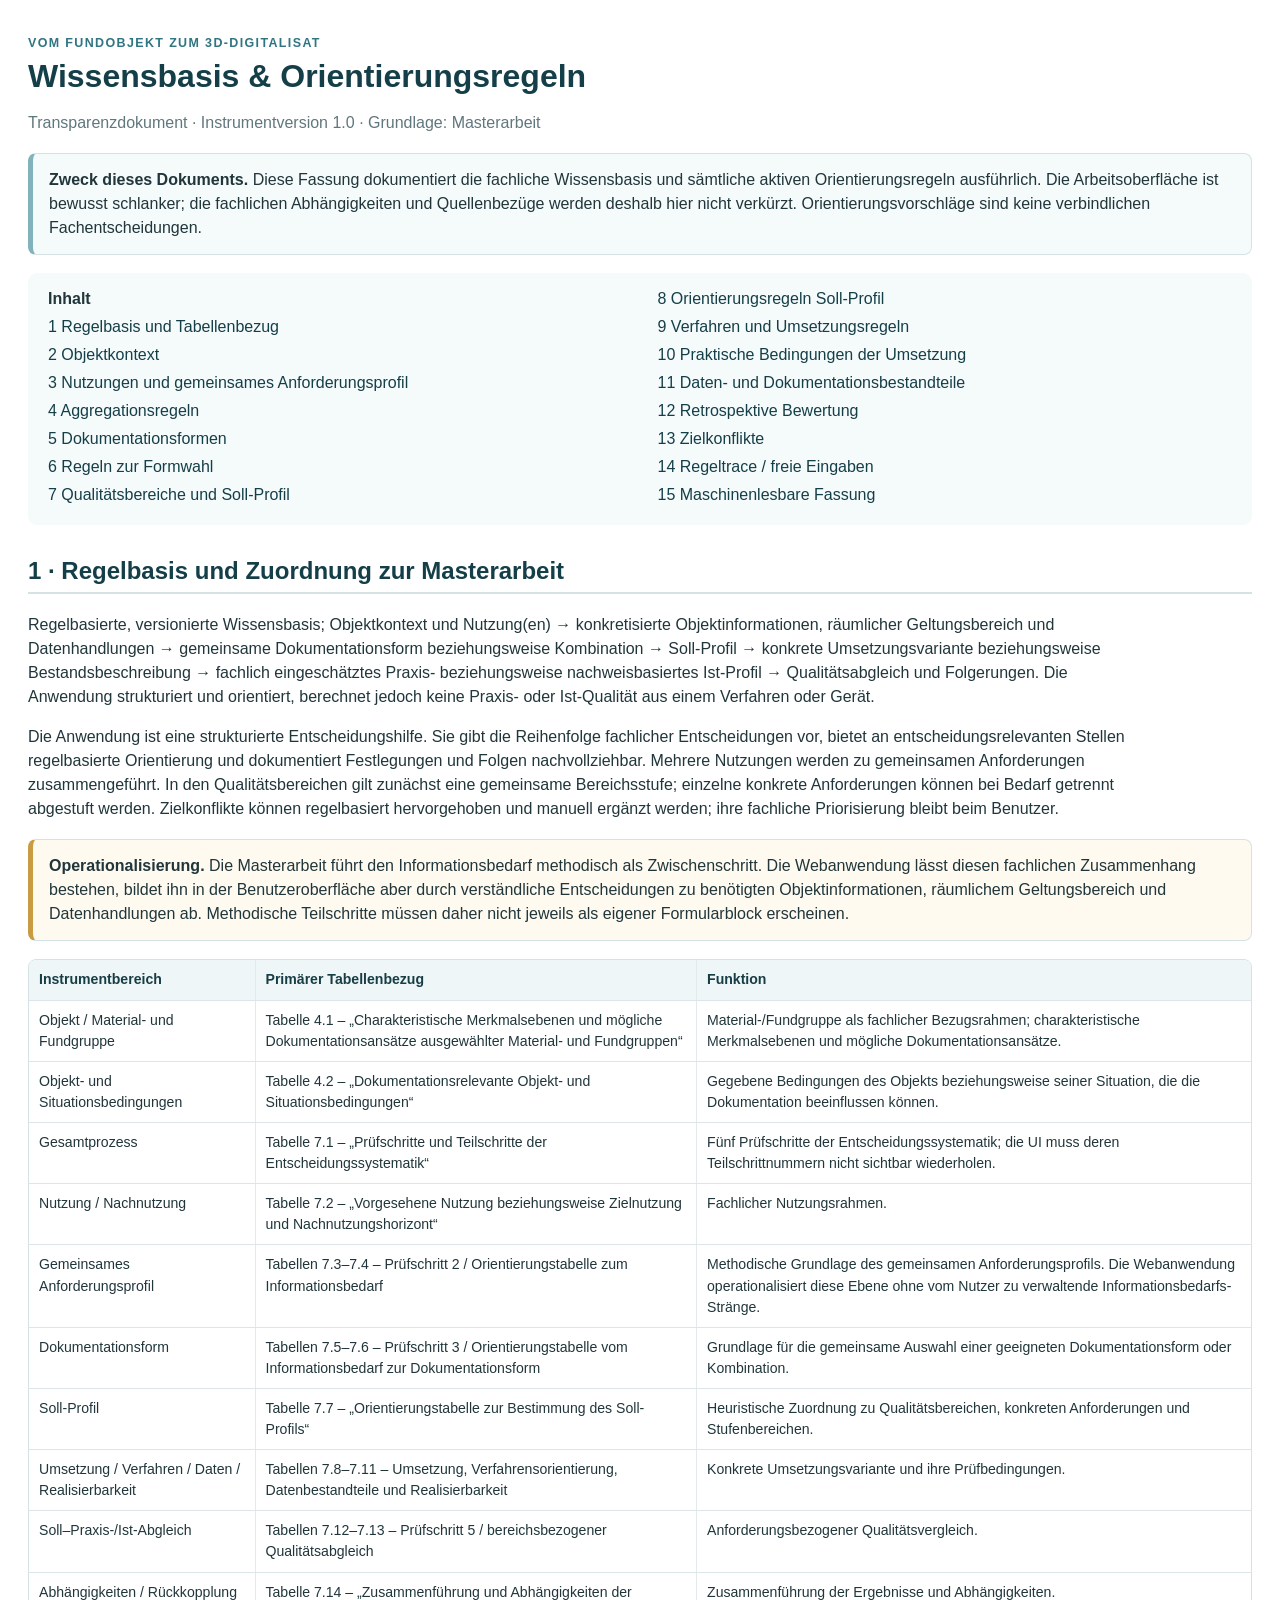
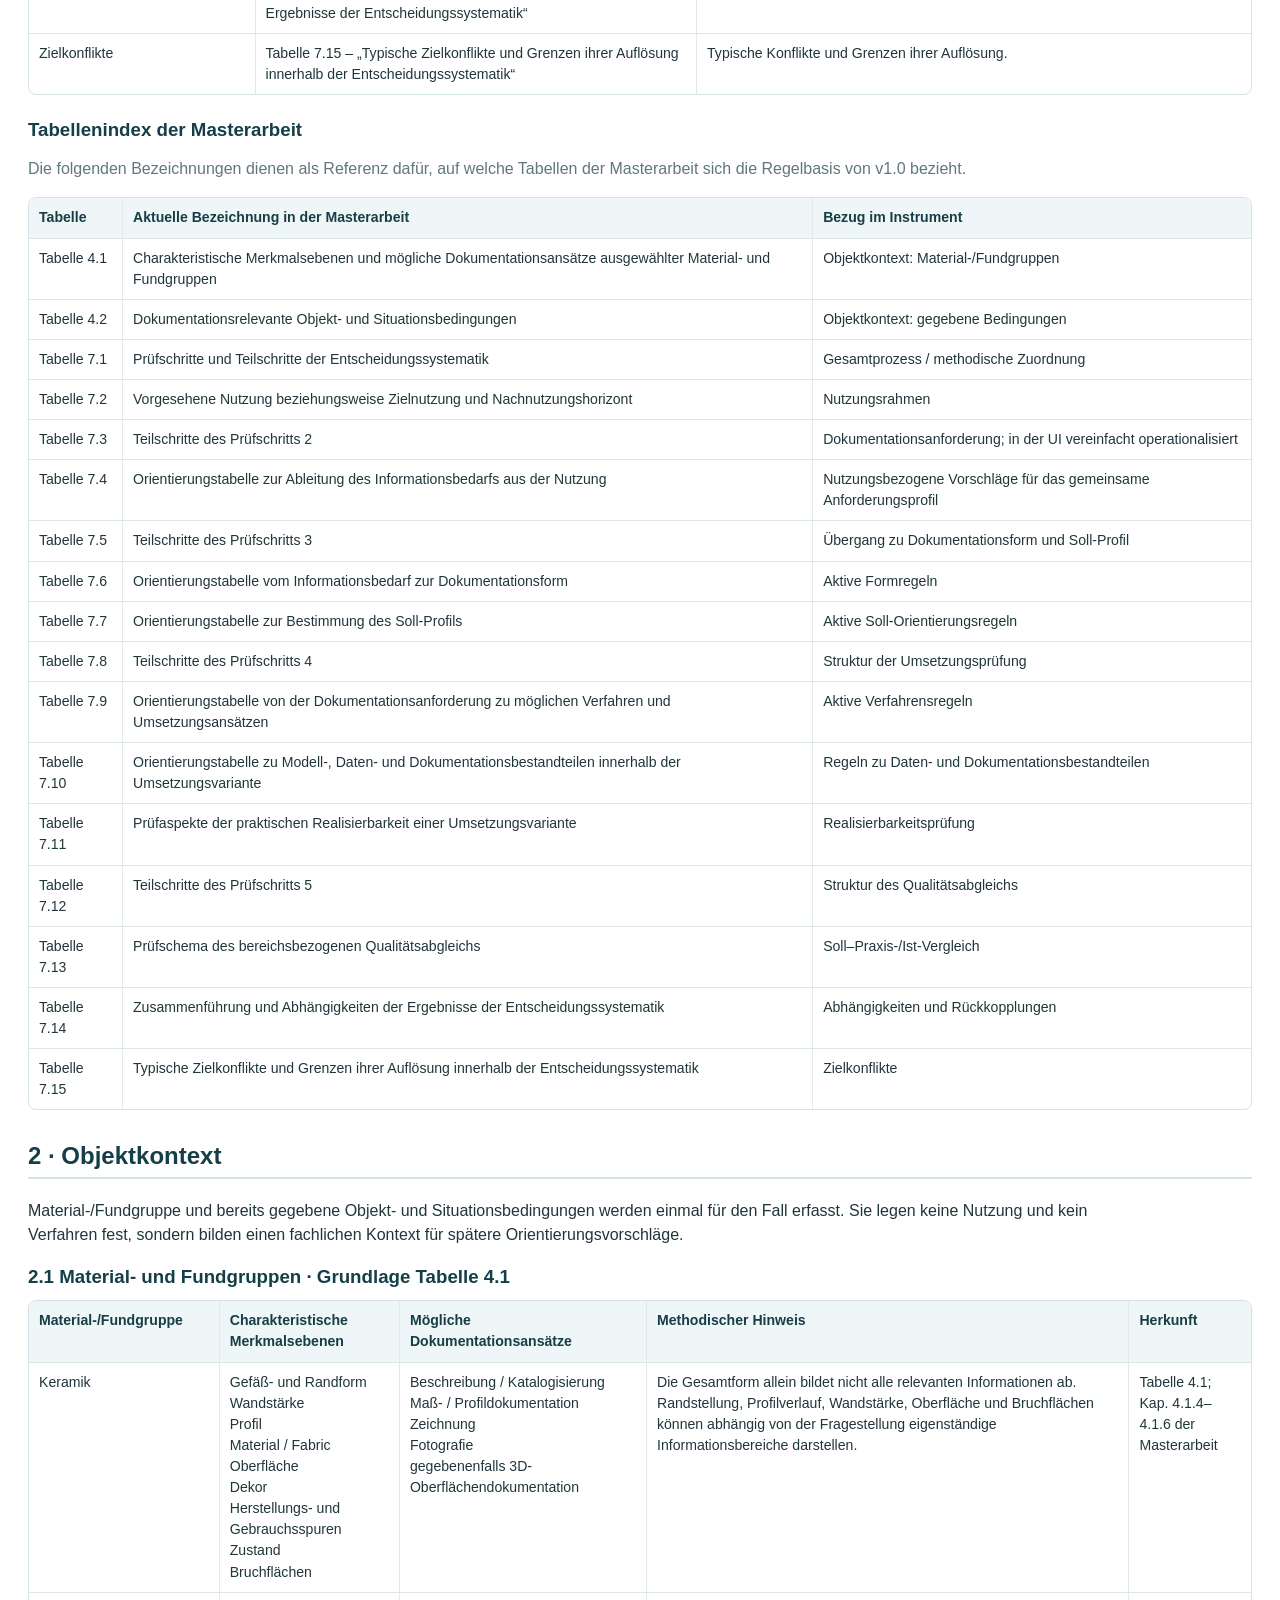
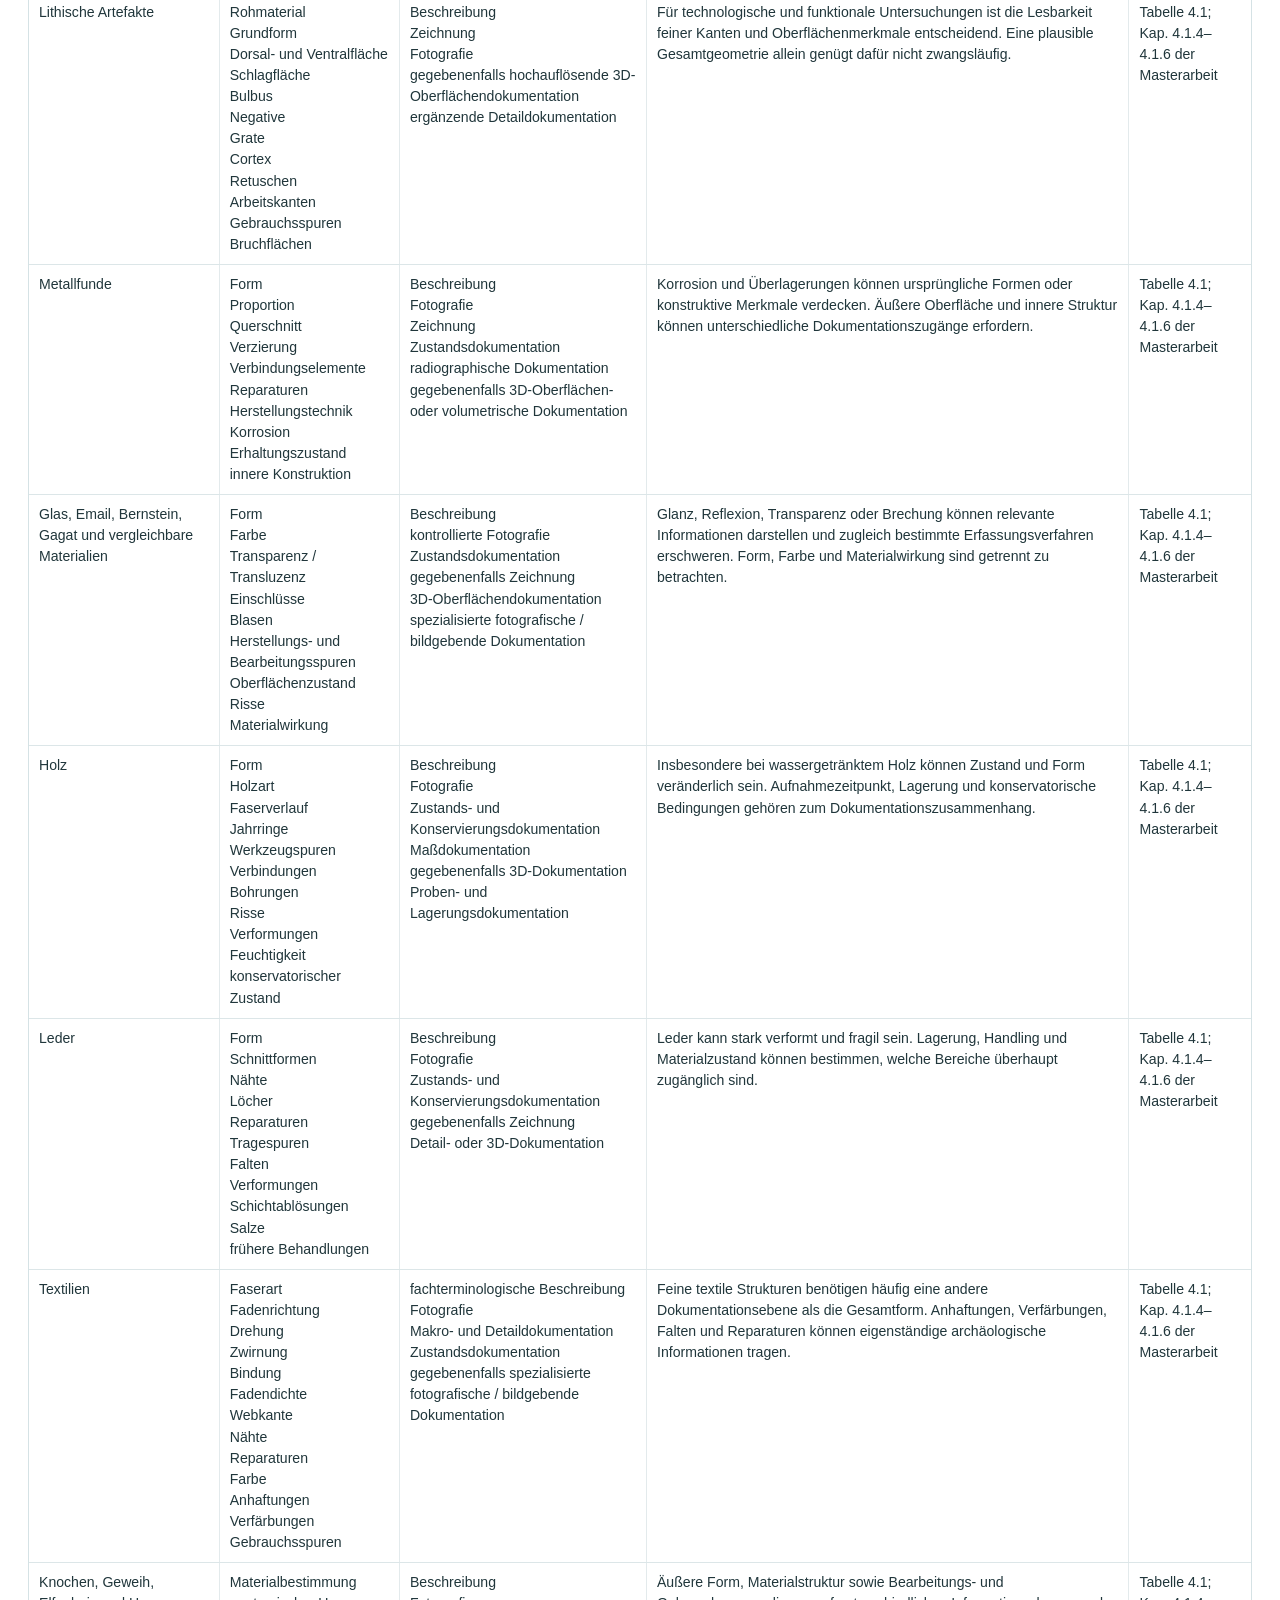
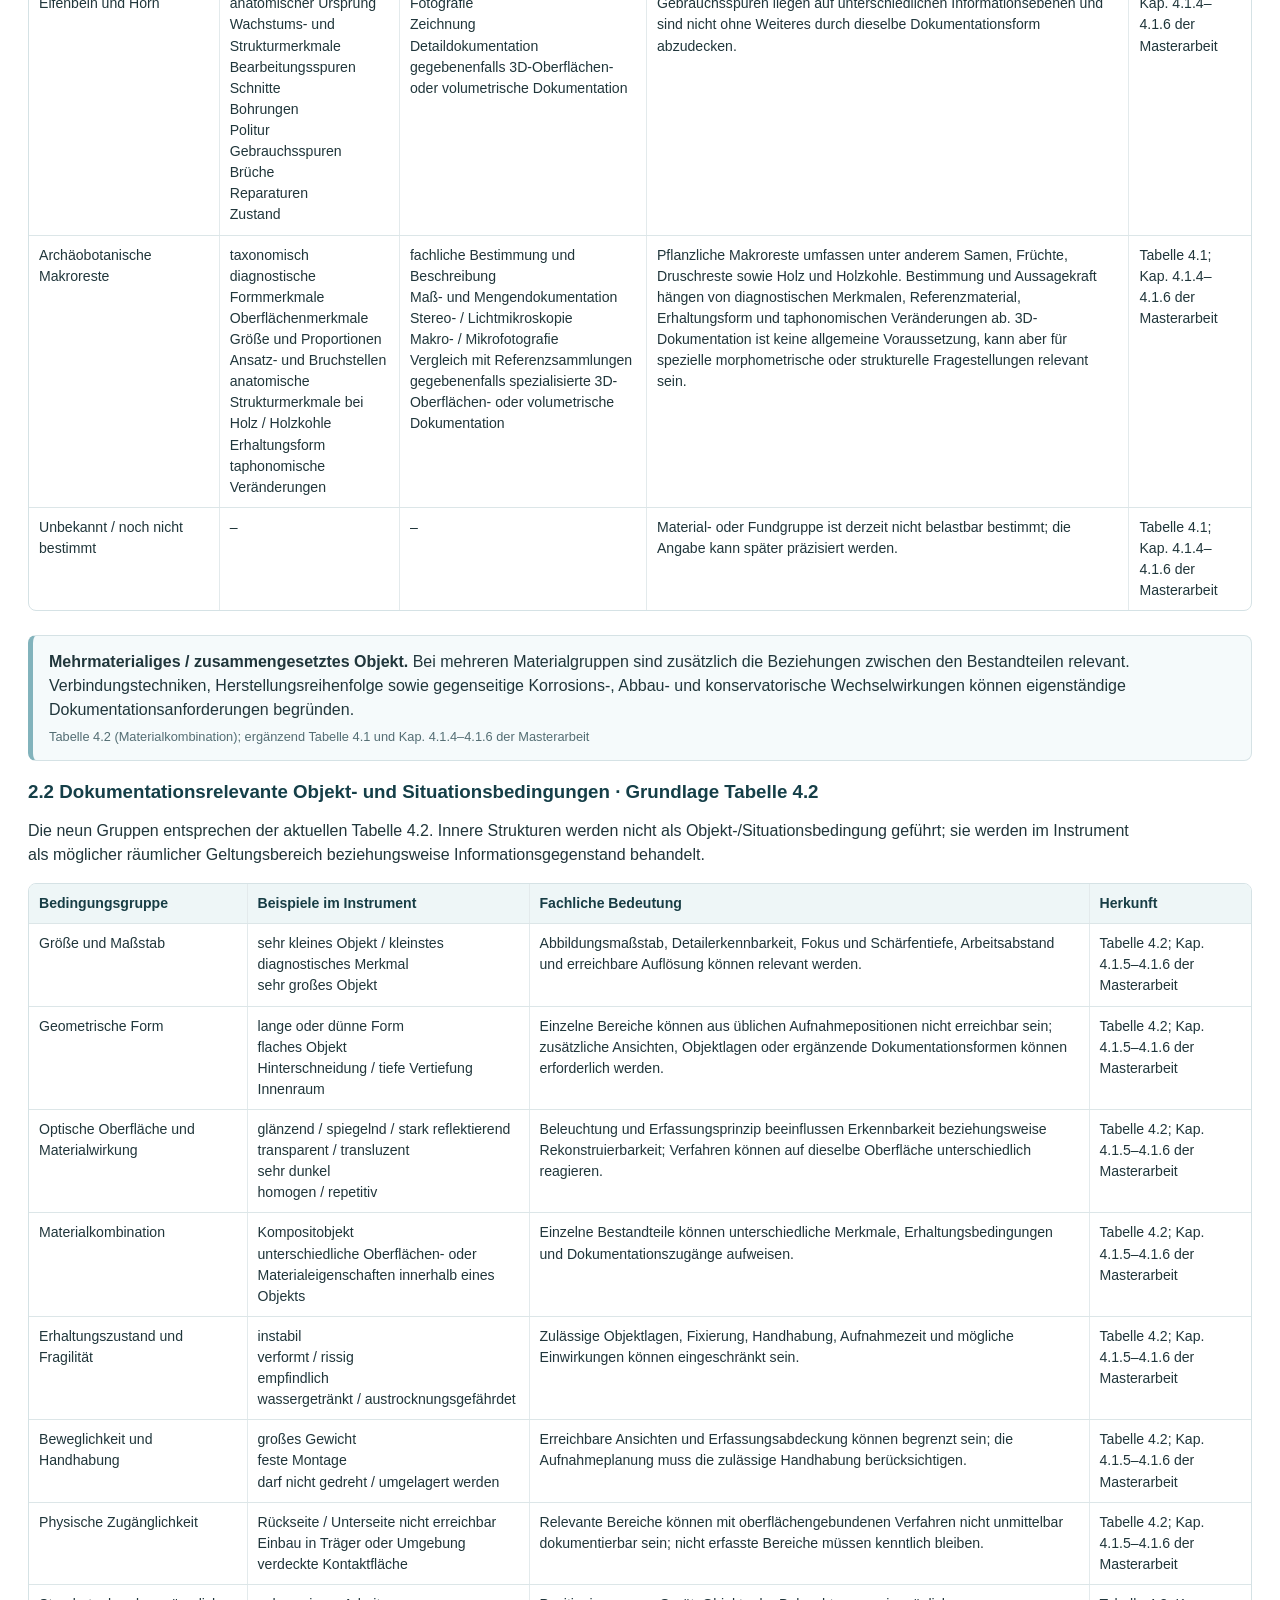
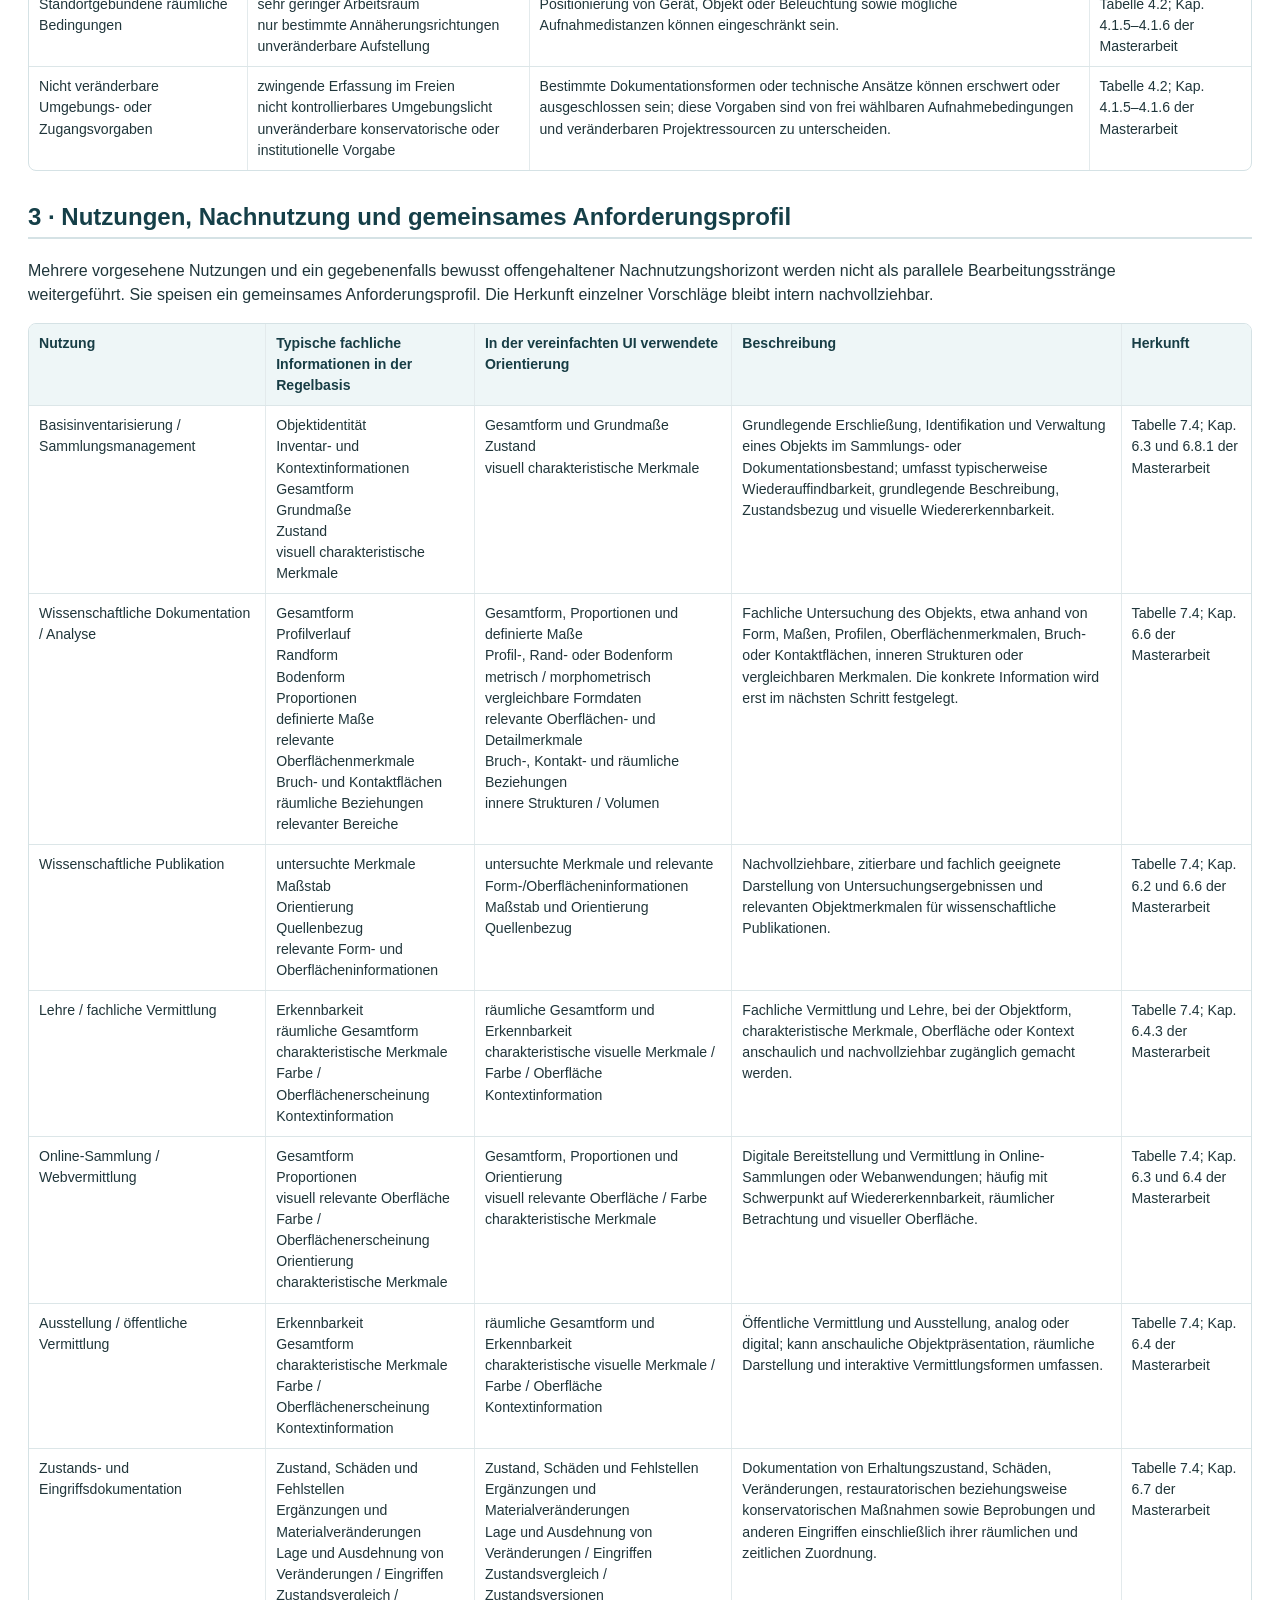
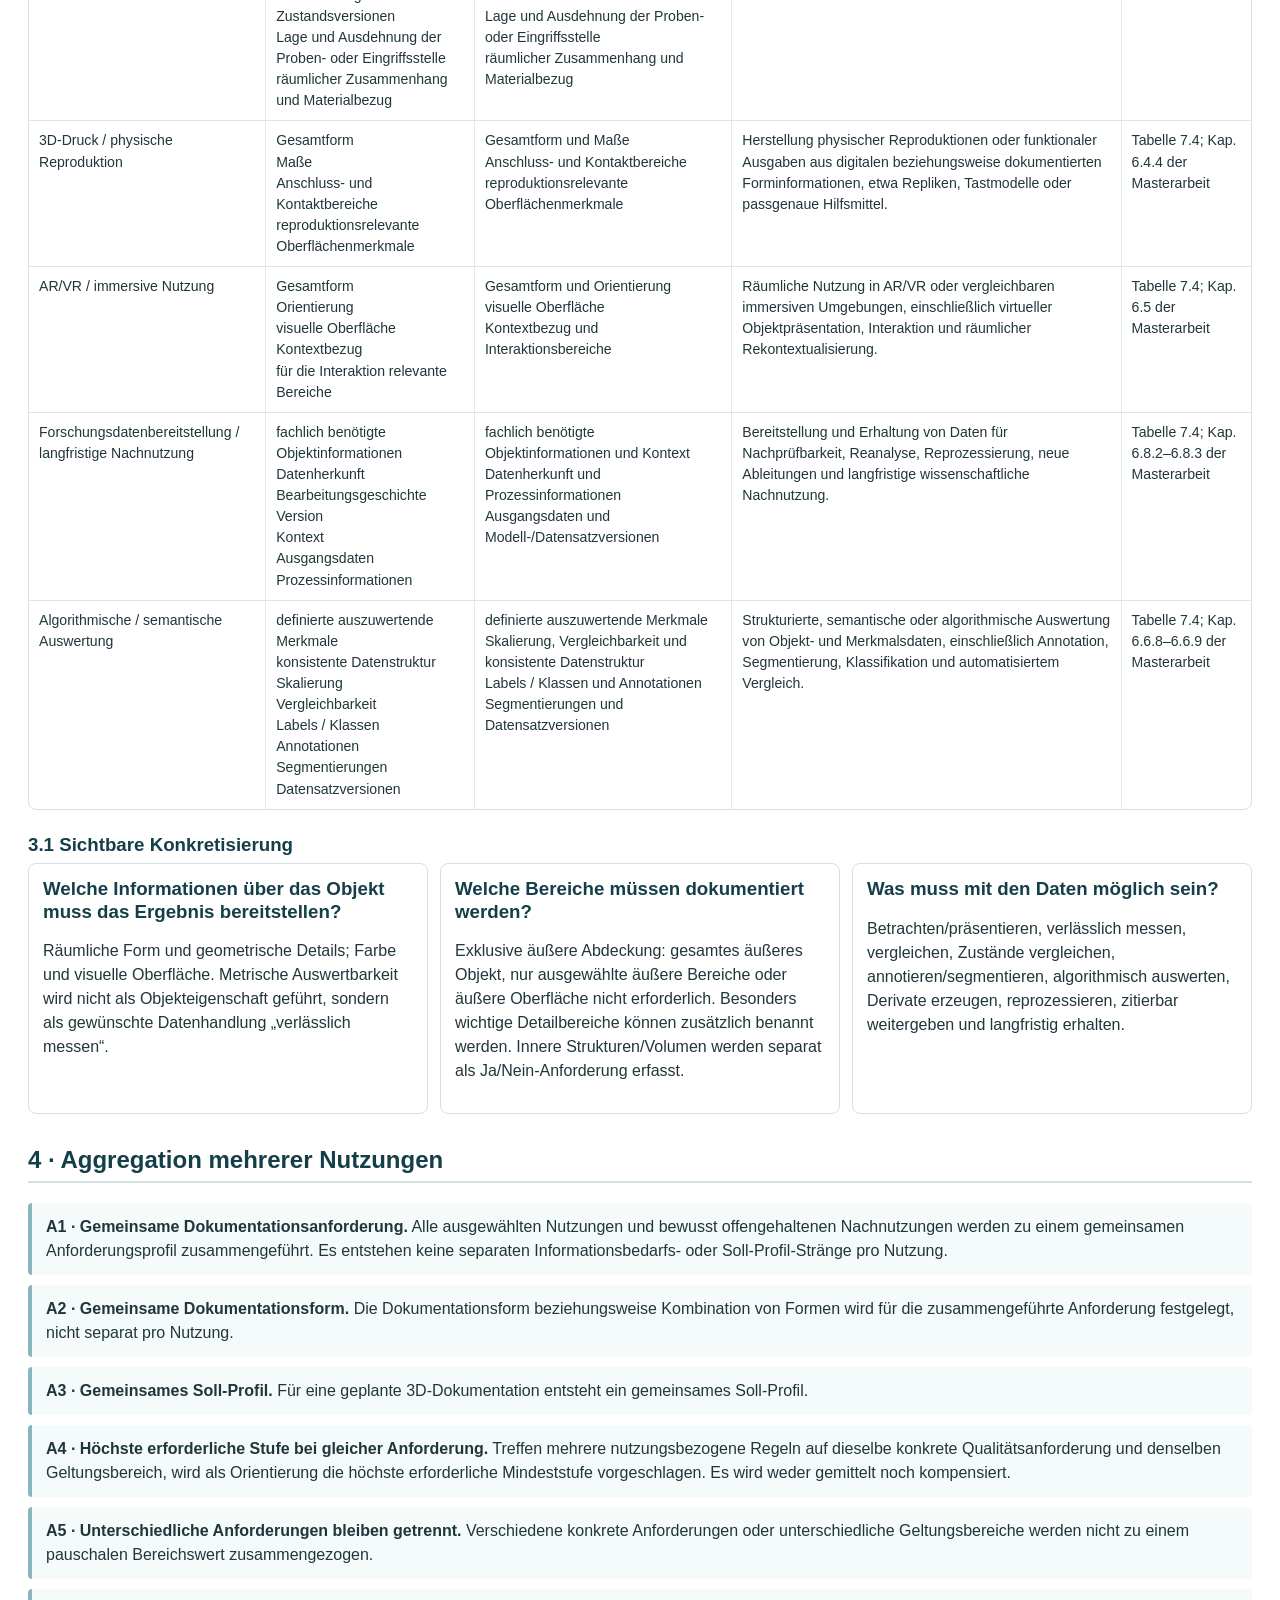
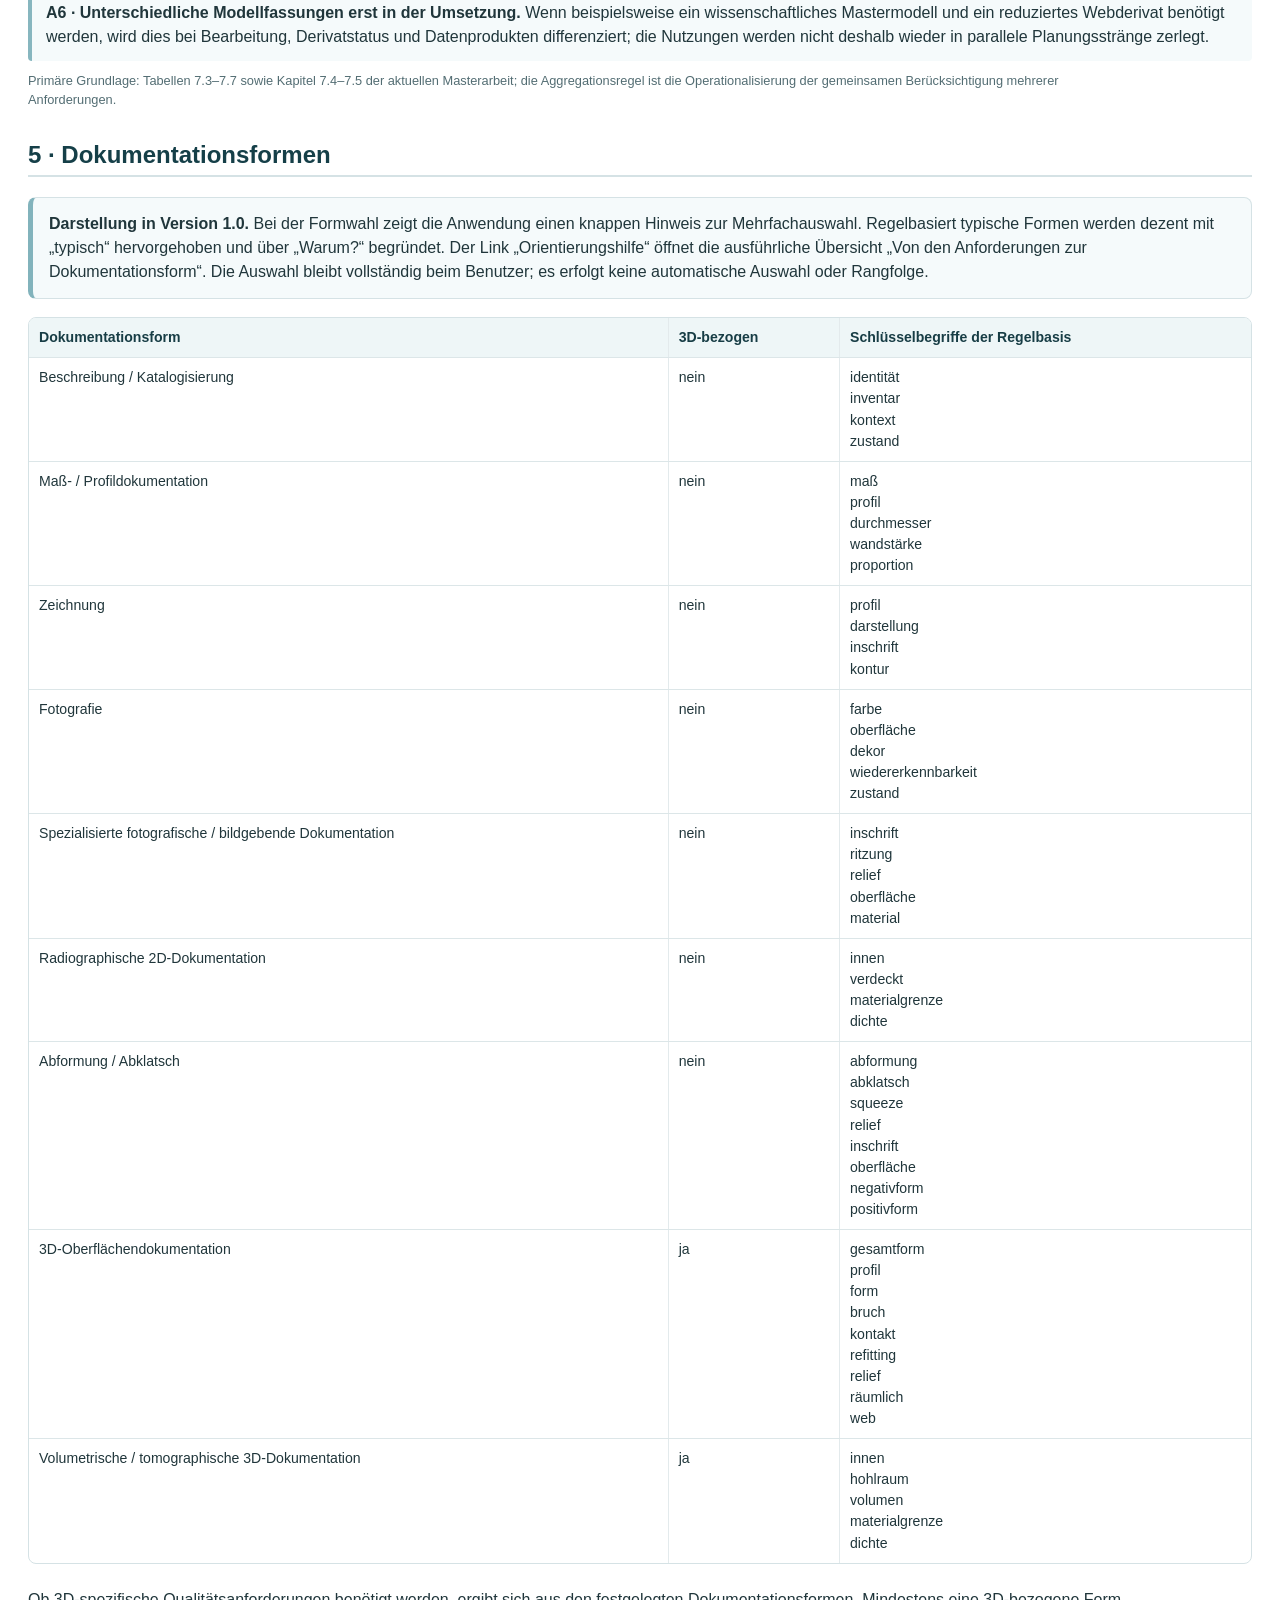
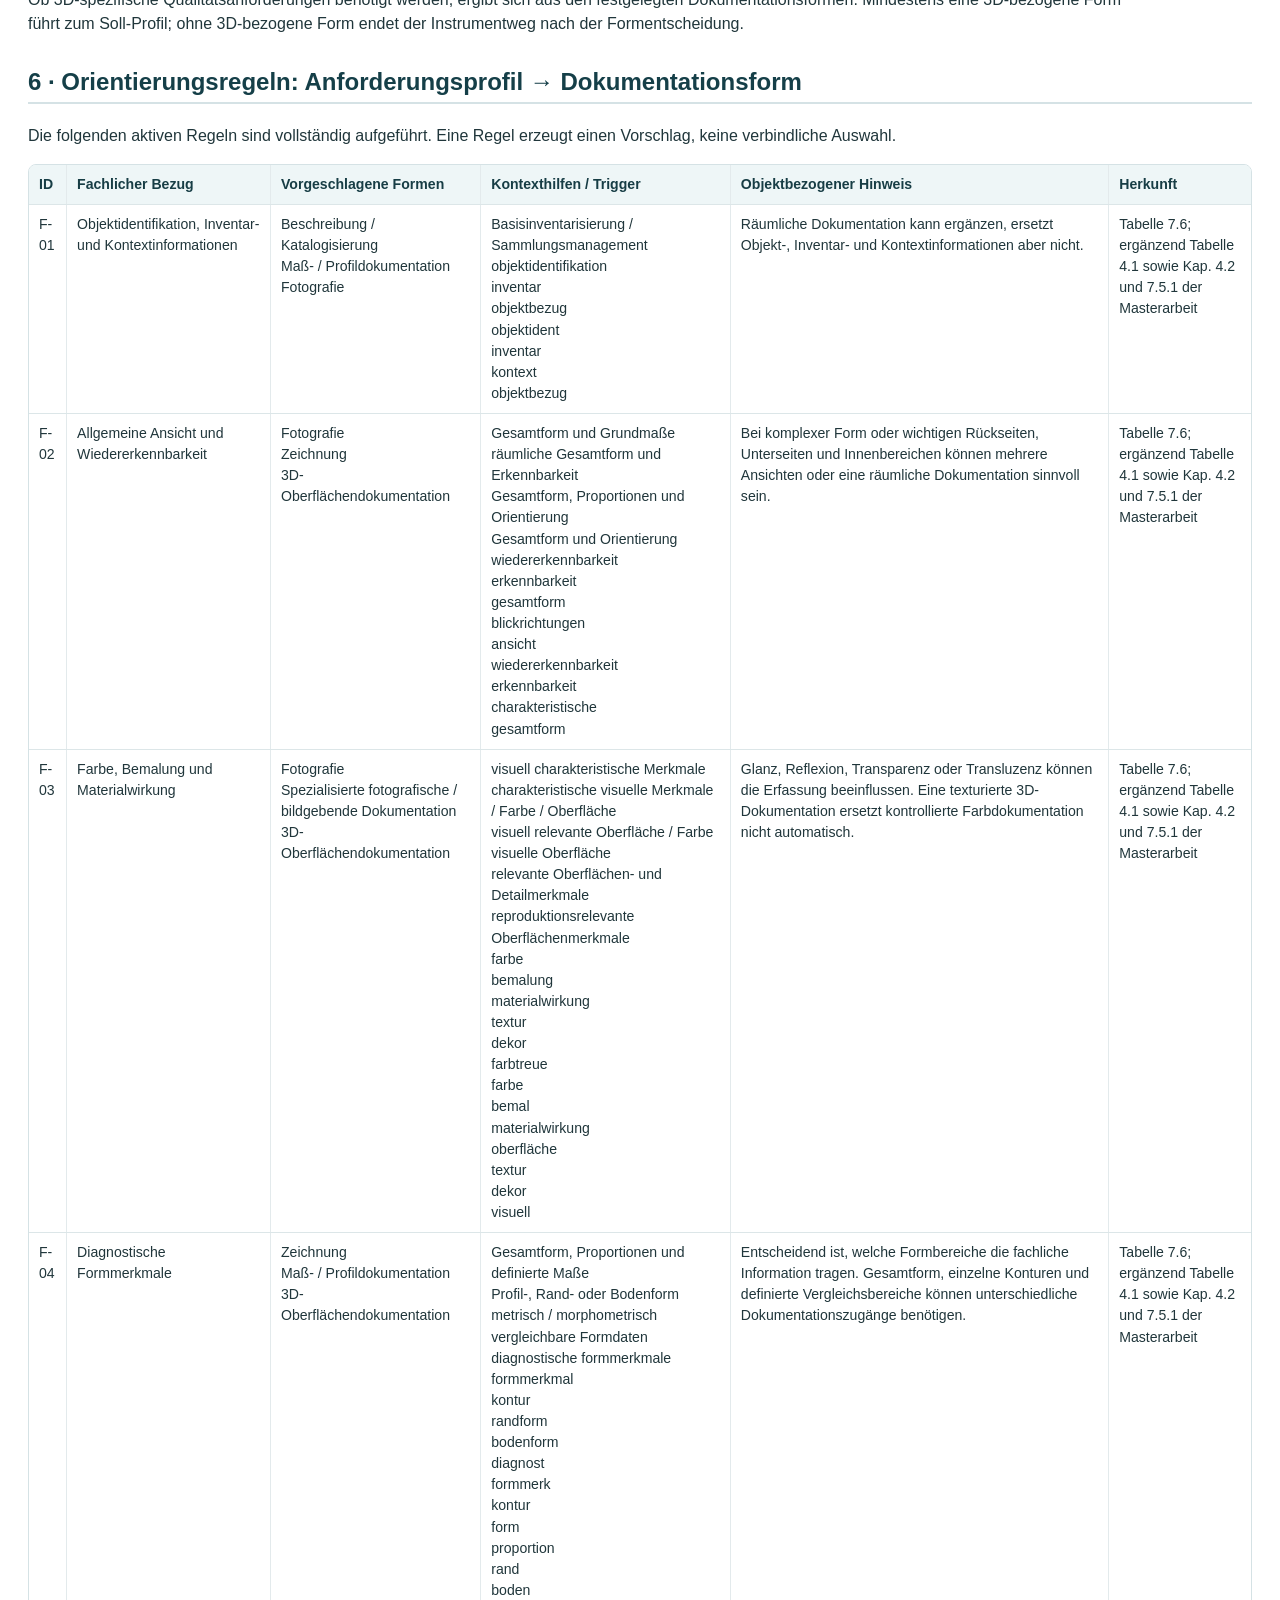
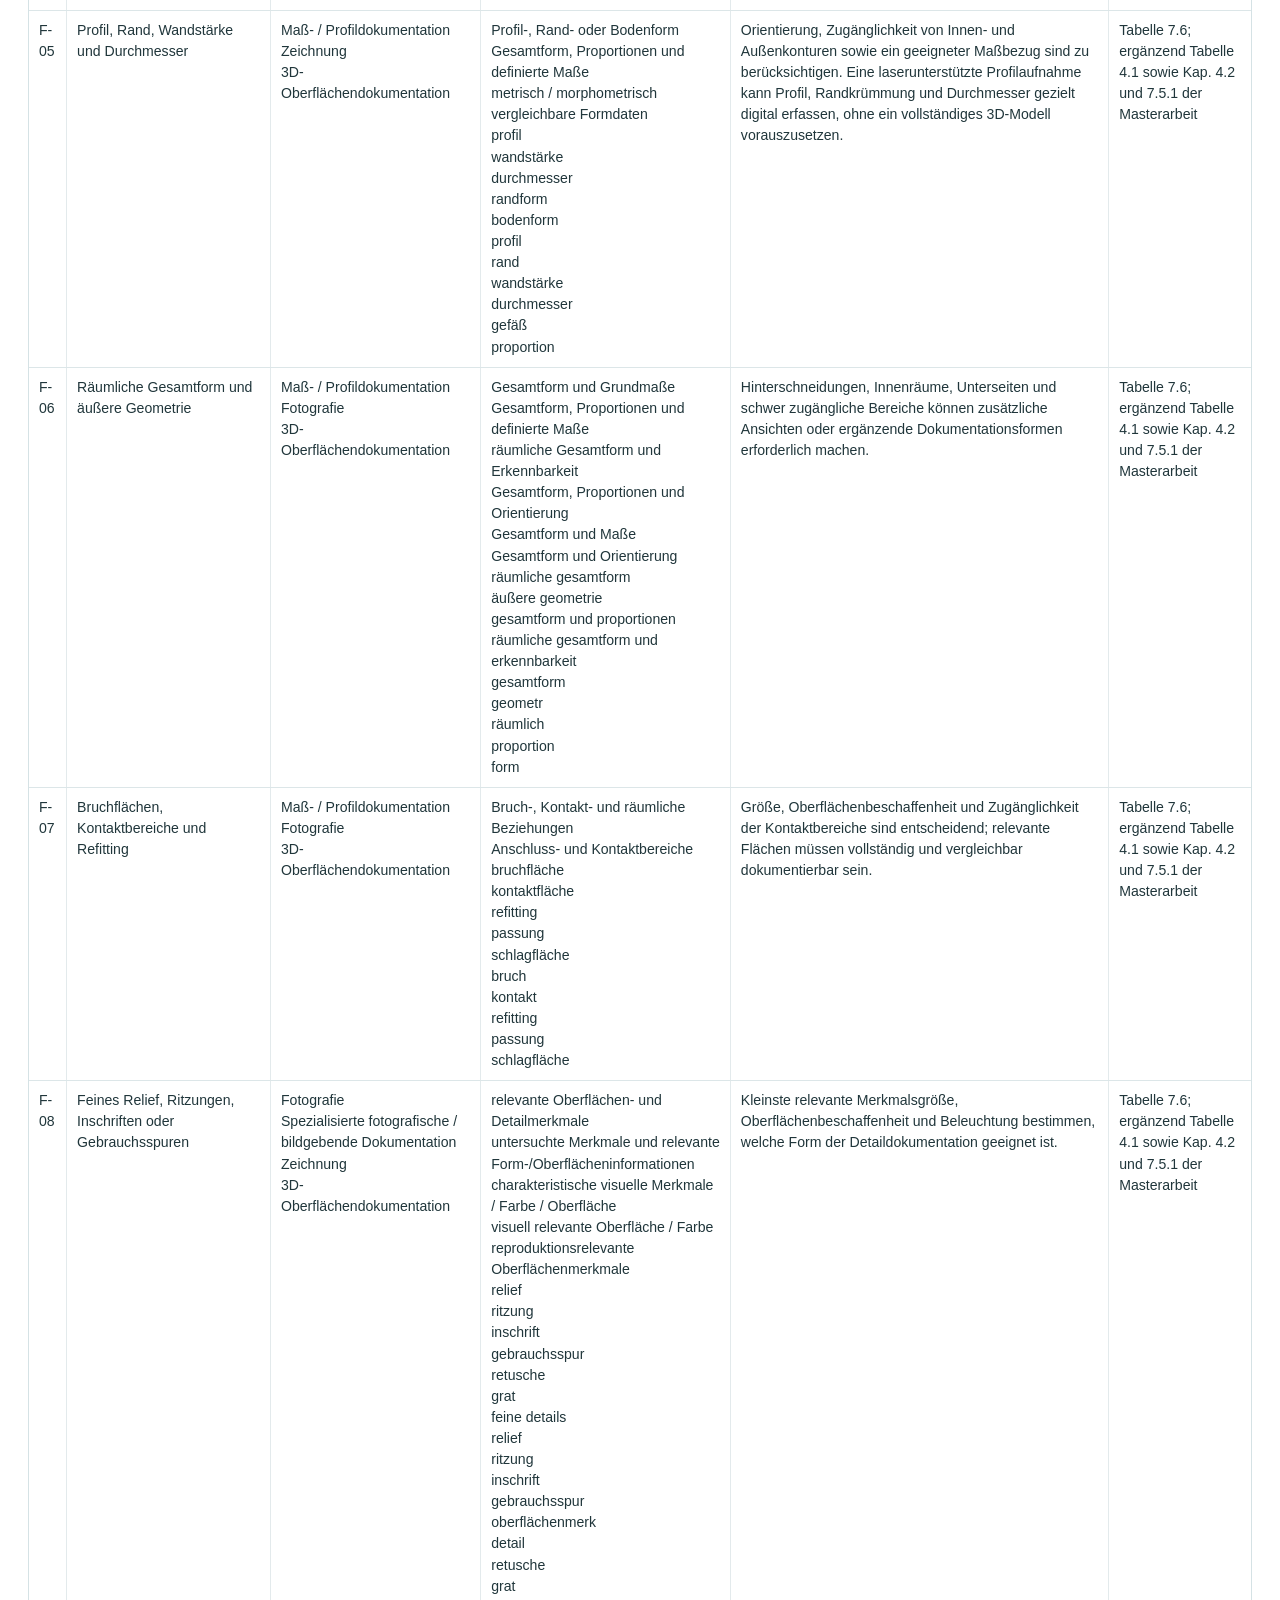
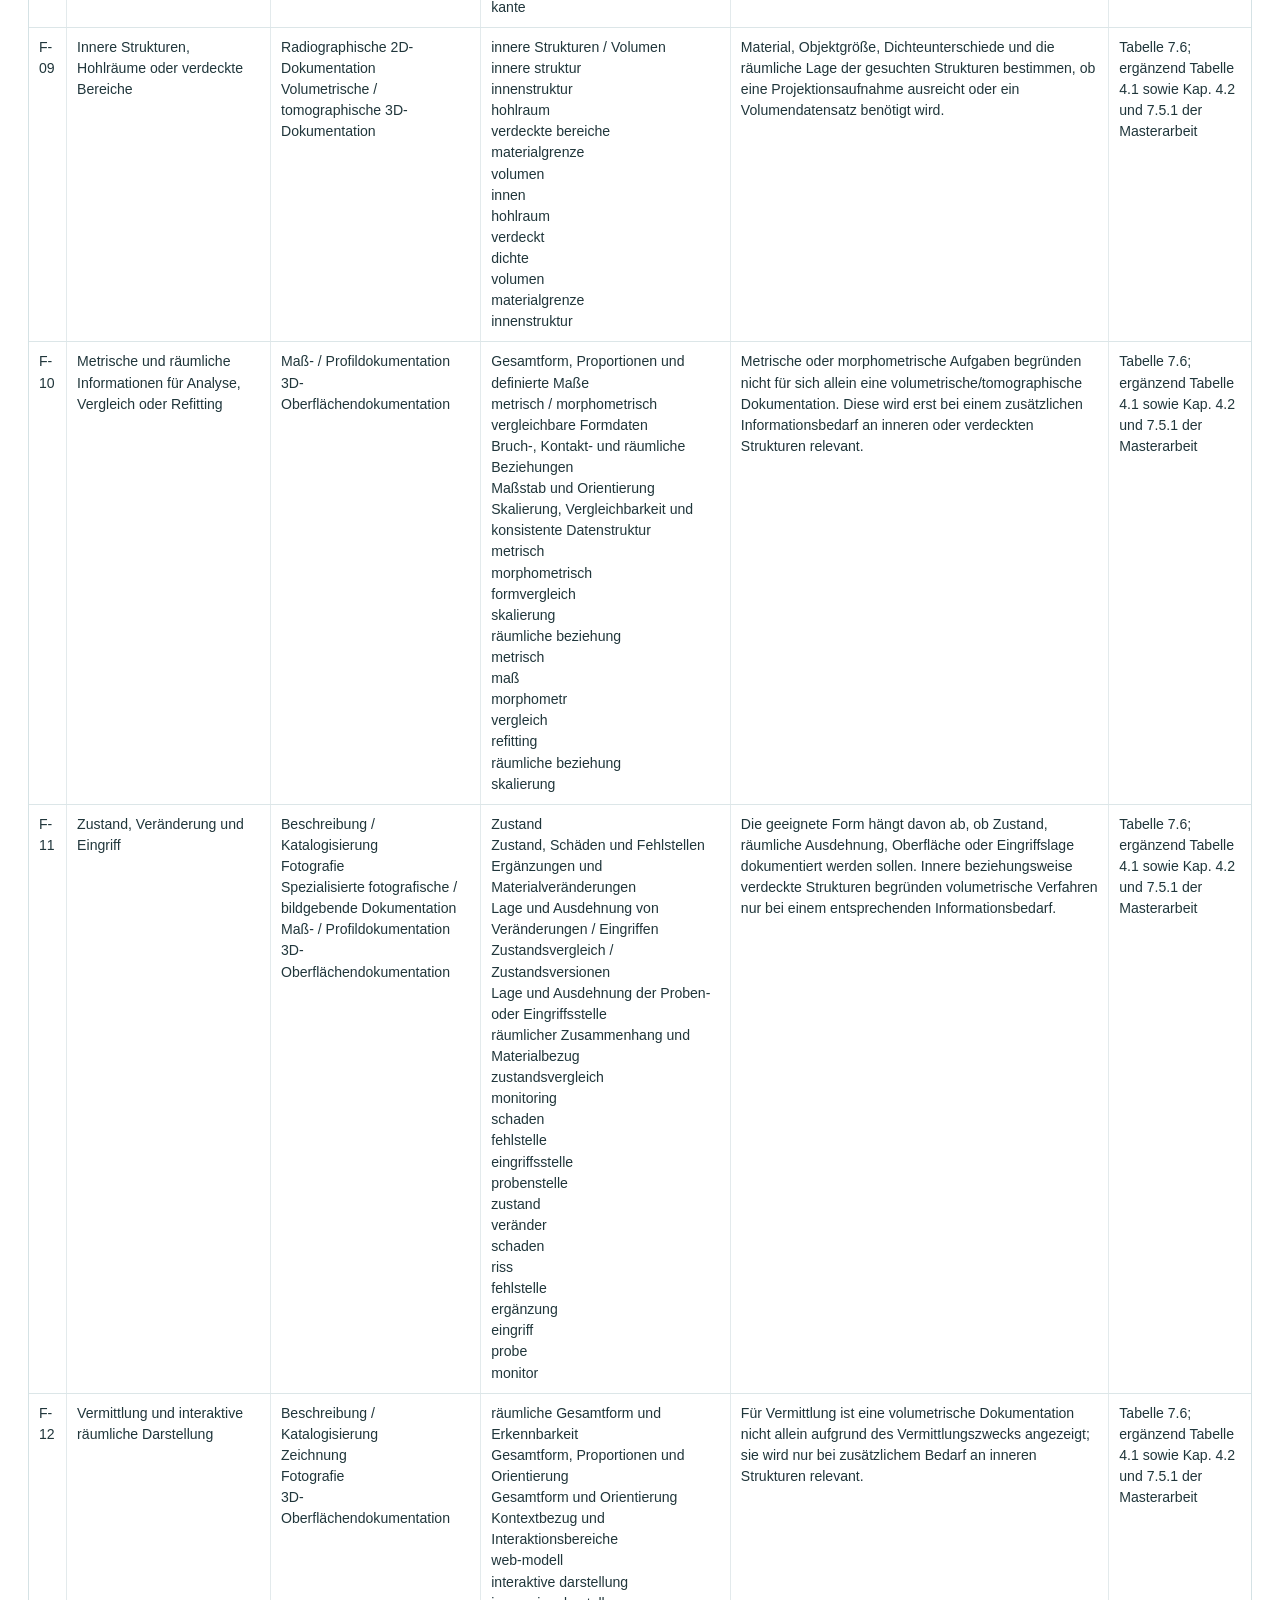
<file: docs/Wissensbasis_Orientierungsregeln_v1.0.html>
<!doctype html><html lang="de"><head><meta charset="utf-8"><meta name="viewport" content="width=device-width,initial-scale=1"><title>Wissensbasis &amp; Orientierungsregeln</title><style>
:root{--ink:#20363b;--head:#153f48;--muted:#60777e;--line:#d5e2e5;--soft:#f5fafb;--soft2:#edf6f7;--accent:#2f7582}*{box-sizing:border-box}body{font-family:Arial,Helvetica,sans-serif;max-width:1320px;margin:34px auto;padding:0 28px;color:var(--ink);line-height:1.5;background:#fff}h1,h2,h3,h4{color:var(--head);line-height:1.2}h1{font-size:2rem;margin:.25rem 0}h2{margin-top:2rem;border-bottom:2px solid var(--line);padding-bottom:.35rem}h3{margin:1.2rem 0 .45rem}p{max-width:1120px}.muted,small{color:var(--muted)}.eyebrow{font-size:.78rem;letter-spacing:.11em;font-weight:700;color:var(--accent)}.notice{background:var(--soft);border:1px solid var(--line);border-left:5px solid #82b3bc;padding:14px 16px;border-radius:8px;margin:18px 0}.warning{border-left-color:#c99b42;background:#fffaf0}.toc{columns:2;column-gap:35px;padding:14px 20px;background:var(--soft);border-radius:9px}.toc a{display:block;color:var(--head);text-decoration:none;margin:4px 0}.toc a:hover{text-decoration:underline}section{scroll-margin-top:20px}.table-wrap{overflow:auto;border:1px solid var(--line);border-radius:8px;margin:12px 0 24px}table{width:100%;border-collapse:collapse;font-size:.88rem;min-width:800px}th,td{padding:9px 10px;border-bottom:1px solid #dce6e8;border-right:1px solid #e3eaec;vertical-align:top;text-align:left}th:last-child,td:last-child{border-right:none}tr:last-child td{border-bottom:none}th{background:#eef6f7;color:#173d45;position:sticky;top:0}.pill{display:inline-block;padding:2px 8px;margin:2px 3px 2px 0;border-radius:999px;background:var(--soft2);border:1px solid #d7e8eb;font-size:.82rem}.rule{padding:12px 14px;margin:10px 0;background:var(--soft);border-left:4px solid #87b6bf;border-radius:4px}.source{display:block;margin-top:5px;color:#536d73;font-size:.8rem}.code{font-family:Consolas,monospace;background:#f0f4f5;padding:1px 4px;border-radius:3px}.grid{display:grid;grid-template-columns:repeat(auto-fit,minmax(280px,1fr));gap:12px}.box{border:1px solid var(--line);border-radius:8px;padding:14px;background:#fff}.box h3{margin-top:0}footer{margin:40px 0 20px;padding-top:14px;border-top:1px solid var(--line);color:var(--muted);font-size:.85rem}@media(max-width:800px){body{padding:0 14px}.toc{columns:1}table{font-size:.82rem}}

@media print{
  body{max-width:none;margin:0;padding:0;color:#20363b;line-height:1.42}
  .table-wrap{overflow:visible;border-radius:5px}
  table{min-width:0!important;width:100%!important;table-layout:fixed;font-size:8pt}
  th,td{padding:5px 6px;overflow-wrap:anywhere;word-break:normal}
  th{position:static}
  a{color:inherit;text-decoration:none}
  h1{font-size:24pt}h2{font-size:16pt}h3{font-size:12pt}
  .notice,.rule,.box{break-inside:avoid}
  footer{break-inside:avoid}
}
</style></head><body><header><div class="eyebrow">VOM FUNDOBJEKT ZUM 3D-DIGITALISAT</div><h1>Wissensbasis &amp; Orientierungsregeln</h1><p class="muted">Transparenzdokument · Instrumentversion 1.0 · Grundlage: Masterarbeit</p></header><div class="notice"><b>Zweck dieses Dokuments.</b> Diese Fassung dokumentiert die fachliche Wissensbasis und sämtliche aktiven Orientierungsregeln ausführlich. Die Arbeitsoberfläche ist bewusst schlanker; die fachlichen Abhängigkeiten und Quellenbezüge werden deshalb hier nicht verkürzt. Orientierungsvorschläge sind keine verbindlichen Fachentscheidungen.</div><nav class="toc"><b>Inhalt</b><a href="#basis">1 Regelbasis und Tabellenbezug</a><a href="#object">2 Objektkontext</a><a href="#uses">3 Nutzungen und gemeinsames Anforderungsprofil</a><a href="#aggregation">4 Aggregationsregeln</a><a href="#forms">5 Dokumentationsformen</a><a href="#formrules">6 Regeln zur Formwahl</a><a href="#quality">7 Qualitätsbereiche und Soll-Profil</a><a href="#qualityrules">8 Orientierungsregeln Soll-Profil</a><a href="#procedures">9 Verfahren und Umsetzungsregeln</a><a href="#feasibility">10 Praktische Bedingungen der Umsetzung</a><a href="#data">11 Daten- und Dokumentationsbestandteile</a><a href="#retrospective">12 Retrospektive Bewertung</a><a href="#conflicts">13 Zielkonflikte</a><a href="#trace">14 Regeltrace / freie Eingaben</a><a href="#machine">15 Maschinenlesbare Fassung</a></nav><section id="basis"><h2>1 · Regelbasis und Zuordnung zur Masterarbeit</h2><p>Regelbasierte, versionierte Wissensbasis; Objektkontext und Nutzung(en) → konkretisierte Objektinformationen, räumlicher Geltungsbereich und Datenhandlungen → gemeinsame Dokumentationsform beziehungsweise Kombination → Soll-Profil → konkrete Umsetzungsvariante beziehungsweise Bestandsbeschreibung → fachlich eingeschätztes Praxis- beziehungsweise nachweisbasiertes Ist-Profil → Qualitätsabgleich und Folgerungen. Die Anwendung strukturiert und orientiert, berechnet jedoch keine Praxis- oder Ist-Qualität aus einem Verfahren oder Gerät.</p><p>Die Anwendung ist eine strukturierte Entscheidungshilfe. Sie gibt die Reihenfolge fachlicher Entscheidungen vor, bietet an entscheidungsrelevanten Stellen regelbasierte Orientierung und dokumentiert Festlegungen und Folgen nachvollziehbar. Mehrere Nutzungen werden zu gemeinsamen Anforderungen zusammengeführt. In den Qualitätsbereichen gilt zunächst eine gemeinsame Bereichsstufe; einzelne konkrete Anforderungen können bei Bedarf getrennt abgestuft werden. Zielkonflikte können regelbasiert hervorgehoben und manuell ergänzt werden; ihre fachliche Priorisierung bleibt beim Benutzer.</p><div class="notice warning"><b>Operationalisierung.</b> Die Masterarbeit führt den Informationsbedarf methodisch als Zwischenschritt. Die Webanwendung lässt diesen fachlichen Zusammenhang bestehen, bildet ihn in der Benutzeroberfläche aber durch verständliche Entscheidungen zu benötigten Objektinformationen, räumlichem Geltungsbereich und Datenhandlungen ab. Methodische Teilschritte müssen daher nicht jeweils als eigener Formularblock erscheinen.</div><div class="table-wrap"><table><thead><tr><th>Instrumentbereich</th><th>Primärer Tabellenbezug</th><th>Funktion</th></tr></thead><tbody><tr><td>Objekt / Material- und Fundgruppe</td><td>Tabelle 4.1 – „Charakteristische Merkmalsebenen und mögliche Dokumentationsansätze ausgewählter Material- und Fundgruppen“</td><td>Material-/Fundgruppe als fachlicher Bezugsrahmen; charakteristische Merkmalsebenen und mögliche Dokumentationsansätze.</td></tr><tr><td>Objekt- und Situationsbedingungen</td><td>Tabelle 4.2 – „Dokumentationsrelevante Objekt- und Situationsbedingungen“</td><td>Gegebene Bedingungen des Objekts beziehungsweise seiner Situation, die die Dokumentation beeinflussen können.</td></tr><tr><td>Gesamtprozess</td><td>Tabelle 7.1 – „Prüfschritte und Teilschritte der Entscheidungssystematik“</td><td>Fünf Prüfschritte der Entscheidungssystematik; die UI muss deren Teilschrittnummern nicht sichtbar wiederholen.</td></tr><tr><td>Nutzung / Nachnutzung</td><td>Tabelle 7.2 – „Vorgesehene Nutzung beziehungsweise Zielnutzung und Nachnutzungshorizont“</td><td>Fachlicher Nutzungsrahmen.</td></tr><tr><td>Gemeinsames Anforderungsprofil</td><td>Tabellen 7.3–7.4 – Prüfschritt 2 / Orientierungstabelle zum Informationsbedarf</td><td>Methodische Grundlage des gemeinsamen Anforderungsprofils. Die Webanwendung operationalisiert diese Ebene ohne vom Nutzer zu verwaltende Informationsbedarfs-Stränge.</td></tr><tr><td>Dokumentationsform</td><td>Tabellen 7.5–7.6 – Prüfschritt 3 / Orientierungstabelle vom Informationsbedarf zur Dokumentationsform</td><td>Grundlage für die gemeinsame Auswahl einer geeigneten Dokumentationsform oder Kombination.</td></tr><tr><td>Soll-Profil</td><td>Tabelle 7.7 – „Orientierungstabelle zur Bestimmung des Soll-Profils“</td><td>Heuristische Zuordnung zu Qualitätsbereichen, konkreten Anforderungen und Stufenbereichen.</td></tr><tr><td>Umsetzung / Verfahren / Daten / Realisierbarkeit</td><td>Tabellen 7.8–7.11 – Umsetzung, Verfahrensorientierung, Datenbestandteile und Realisierbarkeit</td><td>Konkrete Umsetzungsvariante und ihre Prüfbedingungen.</td></tr><tr><td>Soll–Praxis-/Ist-Abgleich</td><td>Tabellen 7.12–7.13 – Prüfschritt 5 / bereichsbezogener Qualitätsabgleich</td><td>Anforderungsbezogener Qualitätsvergleich.</td></tr><tr><td>Abhängigkeiten / Rückkopplung</td><td>Tabelle 7.14 – „Zusammenführung und Abhängigkeiten der Ergebnisse der Entscheidungssystematik“</td><td>Zusammenführung der Ergebnisse und Abhängigkeiten.</td></tr><tr><td>Zielkonflikte</td><td>Tabelle 7.15 – „Typische Zielkonflikte und Grenzen ihrer Auflösung innerhalb der Entscheidungssystematik“</td><td>Typische Konflikte und Grenzen ihrer Auflösung.</td></tr></tbody></table></div><h3>Tabellenindex der Masterarbeit</h3><p class="muted">Die folgenden Bezeichnungen dienen als Referenz dafür, auf welche Tabellen der Masterarbeit sich die Regelbasis von v1.0 bezieht.</p><div class="table-wrap"><table><thead><tr><th>Tabelle</th><th>Aktuelle Bezeichnung in der Masterarbeit</th><th>Bezug im Instrument</th></tr></thead><tbody><tr><td>Tabelle 4.1</td><td>Charakteristische Merkmalsebenen und mögliche Dokumentationsansätze ausgewählter Material- und Fundgruppen</td><td>Objektkontext: Material-/Fundgruppen</td></tr><tr><td>Tabelle 4.2</td><td>Dokumentationsrelevante Objekt- und Situationsbedingungen</td><td>Objektkontext: gegebene Bedingungen</td></tr><tr><td>Tabelle 7.1</td><td>Prüfschritte und Teilschritte der Entscheidungssystematik</td><td>Gesamtprozess / methodische Zuordnung</td></tr><tr><td>Tabelle 7.2</td><td>Vorgesehene Nutzung beziehungsweise Zielnutzung und Nachnutzungshorizont</td><td>Nutzungsrahmen</td></tr><tr><td>Tabelle 7.3</td><td>Teilschritte des Prüfschritts 2</td><td>Dokumentationsanforderung; in der UI vereinfacht operationalisiert</td></tr><tr><td>Tabelle 7.4</td><td>Orientierungstabelle zur Ableitung des Informationsbedarfs aus der Nutzung</td><td>Nutzungsbezogene Vorschläge für das gemeinsame Anforderungsprofil</td></tr><tr><td>Tabelle 7.5</td><td>Teilschritte des Prüfschritts 3</td><td>Übergang zu Dokumentationsform und Soll-Profil</td></tr><tr><td>Tabelle 7.6</td><td>Orientierungstabelle vom Informationsbedarf zur Dokumentationsform</td><td>Aktive Formregeln</td></tr><tr><td>Tabelle 7.7</td><td>Orientierungstabelle zur Bestimmung des Soll-Profils</td><td>Aktive Soll-Orientierungsregeln</td></tr><tr><td>Tabelle 7.8</td><td>Teilschritte des Prüfschritts 4</td><td>Struktur der Umsetzungsprüfung</td></tr><tr><td>Tabelle 7.9</td><td>Orientierungstabelle von der Dokumentationsanforderung zu möglichen Verfahren und Umsetzungsansätzen</td><td>Aktive Verfahrensregeln</td></tr><tr><td>Tabelle 7.10</td><td>Orientierungstabelle zu Modell-, Daten- und Dokumentationsbestandteilen innerhalb der Umsetzungsvariante</td><td>Regeln zu Daten- und Dokumentationsbestandteilen</td></tr><tr><td>Tabelle 7.11</td><td>Prüfaspekte der praktischen Realisierbarkeit einer Umsetzungsvariante</td><td>Realisierbarkeitsprüfung</td></tr><tr><td>Tabelle 7.12</td><td>Teilschritte des Prüfschritts 5</td><td>Struktur des Qualitätsabgleichs</td></tr><tr><td>Tabelle 7.13</td><td>Prüfschema des bereichsbezogenen Qualitätsabgleichs</td><td>Soll–Praxis-/Ist-Vergleich</td></tr><tr><td>Tabelle 7.14</td><td>Zusammenführung und Abhängigkeiten der Ergebnisse der Entscheidungssystematik</td><td>Abhängigkeiten und Rückkopplungen</td></tr><tr><td>Tabelle 7.15</td><td>Typische Zielkonflikte und Grenzen ihrer Auflösung innerhalb der Entscheidungssystematik</td><td>Zielkonflikte</td></tr></tbody></table></div></section><section id="object"><h2>2 · Objektkontext</h2><p>Material-/Fundgruppe und bereits gegebene Objekt- und Situationsbedingungen werden einmal für den Fall erfasst. Sie legen keine Nutzung und kein Verfahren fest, sondern bilden einen fachlichen Kontext für spätere Orientierungsvorschläge.</p><h3>2.1 Material- und Fundgruppen · Grundlage Tabelle 4.1</h3><div class="table-wrap"><table><thead><tr><th>Material-/Fundgruppe</th><th>Charakteristische Merkmalsebenen</th><th>Mögliche Dokumentationsansätze</th><th>Methodischer Hinweis</th><th>Herkunft</th></tr></thead><tbody><tr><td>Keramik</td><td>Gefäß- und Randform<br>Wandstärke<br>Profil<br>Material / Fabric<br>Oberfläche<br>Dekor<br>Herstellungs- und Gebrauchsspuren<br>Zustand<br>Bruchflächen</td><td>Beschreibung / Katalogisierung<br>Maß- / Profildokumentation<br>Zeichnung<br>Fotografie<br>gegebenenfalls 3D-Oberflächendokumentation</td><td>Die Gesamtform allein bildet nicht alle relevanten Informationen ab. Randstellung, Profilverlauf, Wandstärke, Oberfläche und Bruchflächen können abhängig von der Fragestellung eigenständige Informationsbereiche darstellen.</td><td>Tabelle 4.1; Kap. 4.1.4–4.1.6 der Masterarbeit</td></tr><tr><td>Lithische Artefakte</td><td>Rohmaterial<br>Grundform<br>Dorsal- und Ventralfläche<br>Schlagfläche<br>Bulbus<br>Negative<br>Grate<br>Cortex<br>Retuschen<br>Arbeitskanten<br>Gebrauchsspuren<br>Bruchflächen</td><td>Beschreibung<br>Zeichnung<br>Fotografie<br>gegebenenfalls hochauflösende 3D-Oberflächendokumentation<br>ergänzende Detaildokumentation</td><td>Für technologische und funktionale Untersuchungen ist die Lesbarkeit feiner Kanten und Oberflächenmerkmale entscheidend. Eine plausible Gesamtgeometrie allein genügt dafür nicht zwangsläufig.</td><td>Tabelle 4.1; Kap. 4.1.4–4.1.6 der Masterarbeit</td></tr><tr><td>Metallfunde</td><td>Form<br>Proportion<br>Querschnitt<br>Verzierung<br>Verbindungselemente<br>Reparaturen<br>Herstellungstechnik<br>Korrosion<br>Erhaltungszustand<br>innere Konstruktion</td><td>Beschreibung<br>Fotografie<br>Zeichnung<br>Zustandsdokumentation<br>radiographische Dokumentation<br>gegebenenfalls 3D-Oberflächen- oder volumetrische Dokumentation</td><td>Korrosion und Überlagerungen können ursprüngliche Formen oder konstruktive Merkmale verdecken. Äußere Oberfläche und innere Struktur können unterschiedliche Dokumentationszugänge erfordern.</td><td>Tabelle 4.1; Kap. 4.1.4–4.1.6 der Masterarbeit</td></tr><tr><td>Glas, Email, Bernstein, Gagat und vergleichbare Materialien</td><td>Form<br>Farbe<br>Transparenz / Transluzenz<br>Einschlüsse<br>Blasen<br>Herstellungs- und Bearbeitungsspuren<br>Oberflächenzustand<br>Risse<br>Materialwirkung</td><td>Beschreibung<br>kontrollierte Fotografie<br>Zustandsdokumentation<br>gegebenenfalls Zeichnung<br>3D-Oberflächendokumentation<br>spezialisierte fotografische / bildgebende Dokumentation</td><td>Glanz, Reflexion, Transparenz oder Brechung können relevante Informationen darstellen und zugleich bestimmte Erfassungsverfahren erschweren. Form, Farbe und Materialwirkung sind getrennt zu betrachten.</td><td>Tabelle 4.1; Kap. 4.1.4–4.1.6 der Masterarbeit</td></tr><tr><td>Holz</td><td>Form<br>Holzart<br>Faserverlauf<br>Jahrringe<br>Werkzeugspuren<br>Verbindungen<br>Bohrungen<br>Risse<br>Verformungen<br>Feuchtigkeit<br>konservatorischer Zustand</td><td>Beschreibung<br>Fotografie<br>Zustands- und Konservierungsdokumentation<br>Maßdokumentation<br>gegebenenfalls 3D-Dokumentation<br>Proben- und Lagerungsdokumentation</td><td>Insbesondere bei wassergetränktem Holz können Zustand und Form veränderlich sein. Aufnahmezeitpunkt, Lagerung und konservatorische Bedingungen gehören zum Dokumentationszusammenhang.</td><td>Tabelle 4.1; Kap. 4.1.4–4.1.6 der Masterarbeit</td></tr><tr><td>Leder</td><td>Form<br>Schnittformen<br>Nähte<br>Löcher<br>Reparaturen<br>Tragespuren<br>Falten<br>Verformungen<br>Schichtablösungen<br>Salze<br>frühere Behandlungen</td><td>Beschreibung<br>Fotografie<br>Zustands- und Konservierungsdokumentation<br>gegebenenfalls Zeichnung<br>Detail- oder 3D-Dokumentation</td><td>Leder kann stark verformt und fragil sein. Lagerung, Handling und Materialzustand können bestimmen, welche Bereiche überhaupt zugänglich sind.</td><td>Tabelle 4.1; Kap. 4.1.4–4.1.6 der Masterarbeit</td></tr><tr><td>Textilien</td><td>Faserart<br>Fadenrichtung<br>Drehung<br>Zwirnung<br>Bindung<br>Fadendichte<br>Webkante<br>Nähte<br>Reparaturen<br>Farbe<br>Anhaftungen<br>Verfärbungen<br>Gebrauchsspuren</td><td>fachterminologische Beschreibung<br>Fotografie<br>Makro- und Detaildokumentation<br>Zustandsdokumentation<br>gegebenenfalls spezialisierte fotografische / bildgebende Dokumentation</td><td>Feine textile Strukturen benötigen häufig eine andere Dokumentationsebene als die Gesamtform. Anhaftungen, Verfärbungen, Falten und Reparaturen können eigenständige archäologische Informationen tragen.</td><td>Tabelle 4.1; Kap. 4.1.4–4.1.6 der Masterarbeit</td></tr><tr><td>Knochen, Geweih, Elfenbein und Horn</td><td>Materialbestimmung<br>anatomischer Ursprung<br>Wachstums- und Strukturmerkmale<br>Bearbeitungsspuren<br>Schnitte<br>Bohrungen<br>Politur<br>Gebrauchsspuren<br>Brüche<br>Reparaturen<br>Zustand</td><td>Beschreibung<br>Fotografie<br>Zeichnung<br>Detaildokumentation<br>gegebenenfalls 3D-Oberflächen- oder volumetrische Dokumentation</td><td>Äußere Form, Materialstruktur sowie Bearbeitungs- und Gebrauchsspuren liegen auf unterschiedlichen Informationsebenen und sind nicht ohne Weiteres durch dieselbe Dokumentationsform abzudecken.</td><td>Tabelle 4.1; Kap. 4.1.4–4.1.6 der Masterarbeit</td></tr><tr><td>Archäobotanische Makroreste</td><td>taxonomisch diagnostische Formmerkmale<br>Oberflächenmerkmale<br>Größe und Proportionen<br>Ansatz- und Bruchstellen<br>anatomische Strukturmerkmale bei Holz / Holzkohle<br>Erhaltungsform<br>taphonomische Veränderungen</td><td>fachliche Bestimmung und Beschreibung<br>Maß- und Mengendokumentation<br>Stereo- / Lichtmikroskopie<br>Makro- / Mikrofotografie<br>Vergleich mit Referenzsammlungen<br>gegebenenfalls spezialisierte 3D-Oberflächen- oder volumetrische Dokumentation</td><td>Pflanzliche Makroreste umfassen unter anderem Samen, Früchte, Druschreste sowie Holz und Holzkohle. Bestimmung und Aussagekraft hängen von diagnostischen Merkmalen, Referenzmaterial, Erhaltungsform und taphonomischen Veränderungen ab. 3D-Dokumentation ist keine allgemeine Voraussetzung, kann aber für spezielle morphometrische oder strukturelle Fragestellungen relevant sein.</td><td>Tabelle 4.1; Kap. 4.1.4–4.1.6 der Masterarbeit</td></tr><tr><td>Unbekannt / noch nicht bestimmt</td><td>–</td><td>–</td><td>Material- oder Fundgruppe ist derzeit nicht belastbar bestimmt; die Angabe kann später präzisiert werden.</td><td>Tabelle 4.1; Kap. 4.1.4–4.1.6 der Masterarbeit</td></tr></tbody></table></div><div class="notice"><b>Mehrmaterialiges / zusammengesetztes Objekt.</b> Bei mehreren Materialgruppen sind zusätzlich die Beziehungen zwischen den Bestandteilen relevant. Verbindungstechniken, Herstellungsreihenfolge sowie gegenseitige Korrosions-, Abbau- und konservatorische Wechselwirkungen können eigenständige Dokumentationsanforderungen begründen.<span class="source">Tabelle 4.2 (Materialkombination); ergänzend Tabelle 4.1 und Kap. 4.1.4–4.1.6 der Masterarbeit</span></div><h3>2.2 Dokumentationsrelevante Objekt- und Situationsbedingungen · Grundlage Tabelle 4.2</h3><p>Die neun Gruppen entsprechen der aktuellen Tabelle 4.2. Innere Strukturen werden nicht als Objekt-/Situationsbedingung geführt; sie werden im Instrument als möglicher räumlicher Geltungsbereich beziehungsweise Informationsgegenstand behandelt.</p><div class="table-wrap"><table><thead><tr><th>Bedingungsgruppe</th><th>Beispiele im Instrument</th><th>Fachliche Bedeutung</th><th>Herkunft</th></tr></thead><tbody><tr><td>Größe und Maßstab</td><td>sehr kleines Objekt / kleinstes diagnostisches Merkmal<br>sehr großes Objekt</td><td>Abbildungsmaßstab, Detailerkennbarkeit, Fokus und Schärfentiefe, Arbeitsabstand und erreichbare Auflösung können relevant werden.</td><td>Tabelle 4.2; Kap. 4.1.5–4.1.6 der Masterarbeit</td></tr><tr><td>Geometrische Form</td><td>lange oder dünne Form<br>flaches Objekt<br>Hinterschneidung / tiefe Vertiefung<br>Innenraum</td><td>Einzelne Bereiche können aus üblichen Aufnahmepositionen nicht erreichbar sein; zusätzliche Ansichten, Objektlagen oder ergänzende Dokumentationsformen können erforderlich werden.</td><td>Tabelle 4.2; Kap. 4.1.5–4.1.6 der Masterarbeit</td></tr><tr><td>Optische Oberfläche und Materialwirkung</td><td>glänzend / spiegelnd / stark reflektierend<br>transparent / transluzent<br>sehr dunkel<br>homogen / repetitiv</td><td>Beleuchtung und Erfassungsprinzip beeinflussen Erkennbarkeit beziehungsweise Rekonstruierbarkeit; Verfahren können auf dieselbe Oberfläche unterschiedlich reagieren.</td><td>Tabelle 4.2; Kap. 4.1.5–4.1.6 der Masterarbeit</td></tr><tr><td>Materialkombination</td><td>Kompositobjekt<br>unterschiedliche Oberflächen- oder Materialeigenschaften innerhalb eines Objekts</td><td>Einzelne Bestandteile können unterschiedliche Merkmale, Erhaltungsbedingungen und Dokumentationszugänge aufweisen.</td><td>Tabelle 4.2; Kap. 4.1.5–4.1.6 der Masterarbeit</td></tr><tr><td>Erhaltungszustand und Fragilität</td><td>instabil<br>verformt / rissig<br>empfindlich<br>wassergetränkt / austrocknungsgefährdet</td><td>Zulässige Objektlagen, Fixierung, Handhabung, Aufnahmezeit und mögliche Einwirkungen können eingeschränkt sein.</td><td>Tabelle 4.2; Kap. 4.1.5–4.1.6 der Masterarbeit</td></tr><tr><td>Beweglichkeit und Handhabung</td><td>großes Gewicht<br>feste Montage<br>darf nicht gedreht / umgelagert werden</td><td>Erreichbare Ansichten und Erfassungsabdeckung können begrenzt sein; die Aufnahmeplanung muss die zulässige Handhabung berücksichtigen.</td><td>Tabelle 4.2; Kap. 4.1.5–4.1.6 der Masterarbeit</td></tr><tr><td>Physische Zugänglichkeit</td><td>Rückseite / Unterseite nicht erreichbar<br>Einbau in Träger oder Umgebung<br>verdeckte Kontaktfläche</td><td>Relevante Bereiche können mit oberflächengebundenen Verfahren nicht unmittelbar dokumentierbar sein; nicht erfasste Bereiche müssen kenntlich bleiben.</td><td>Tabelle 4.2; Kap. 4.1.5–4.1.6 der Masterarbeit</td></tr><tr><td>Standortgebundene räumliche Bedingungen</td><td>sehr geringer Arbeitsraum<br>nur bestimmte Annäherungsrichtungen<br>unveränderbare Aufstellung</td><td>Positionierung von Gerät, Objekt oder Beleuchtung sowie mögliche Aufnahmedistanzen können eingeschränkt sein.</td><td>Tabelle 4.2; Kap. 4.1.5–4.1.6 der Masterarbeit</td></tr><tr><td>Nicht veränderbare Umgebungs- oder Zugangsvorgaben</td><td>zwingende Erfassung im Freien<br>nicht kontrollierbares Umgebungslicht<br>unveränderbare konservatorische oder institutionelle Vorgabe</td><td>Bestimmte Dokumentationsformen oder technische Ansätze können erschwert oder ausgeschlossen sein; diese Vorgaben sind von frei wählbaren Aufnahmebedingungen und veränderbaren Projektressourcen zu unterscheiden.</td><td>Tabelle 4.2; Kap. 4.1.5–4.1.6 der Masterarbeit</td></tr></tbody></table></div></section><section id="uses"><h2>3 · Nutzungen, Nachnutzung und gemeinsames Anforderungsprofil</h2><p>Mehrere vorgesehene Nutzungen und ein gegebenenfalls bewusst offengehaltener Nachnutzungshorizont werden nicht als parallele Bearbeitungsstränge weitergeführt. Sie speisen ein gemeinsames Anforderungsprofil. Die Herkunft einzelner Vorschläge bleibt intern nachvollziehbar.</p><div class="table-wrap"><table><thead><tr><th>Nutzung</th><th>Typische fachliche Informationen in der Regelbasis</th><th>In der vereinfachten UI verwendete Orientierung</th><th>Beschreibung</th><th>Herkunft</th></tr></thead><tbody><tr><td>Basisinventarisierung / Sammlungsmanagement</td><td>Objektidentität<br>Inventar- und Kontextinformationen<br>Gesamtform<br>Grundmaße<br>Zustand<br>visuell charakteristische Merkmale</td><td>Gesamtform und Grundmaße<br>Zustand<br>visuell charakteristische Merkmale</td><td>Grundlegende Erschließung, Identifikation und Verwaltung eines Objekts im Sammlungs- oder Dokumentationsbestand; umfasst typischerweise Wiederauffindbarkeit, grundlegende Beschreibung, Zustandsbezug und visuelle Wiedererkennbarkeit.</td><td>Tabelle 7.4; Kap. 6.3 und 6.8.1 der Masterarbeit</td></tr><tr><td>Wissenschaftliche Dokumentation / Analyse</td><td>Gesamtform<br>Profilverlauf<br>Randform<br>Bodenform<br>Proportionen<br>definierte Maße<br>relevante Oberflächenmerkmale<br>Bruch- und Kontaktflächen<br>räumliche Beziehungen relevanter Bereiche</td><td>Gesamtform, Proportionen und definierte Maße<br>Profil-, Rand- oder Bodenform<br>metrisch / morphometrisch vergleichbare Formdaten<br>relevante Oberflächen- und Detailmerkmale<br>Bruch-, Kontakt- und räumliche Beziehungen<br>innere Strukturen / Volumen</td><td>Fachliche Untersuchung des Objekts, etwa anhand von Form, Maßen, Profilen, Oberflächenmerkmalen, Bruch- oder Kontaktflächen, inneren Strukturen oder vergleichbaren Merkmalen. Die konkrete Information wird erst im nächsten Schritt festgelegt.</td><td>Tabelle 7.4; Kap. 6.6 der Masterarbeit</td></tr><tr><td>Wissenschaftliche Publikation</td><td>untersuchte Merkmale<br>Maßstab<br>Orientierung<br>Quellenbezug<br>relevante Form- und Oberflächeninformationen</td><td>untersuchte Merkmale und relevante Form-/Oberflächeninformationen<br>Maßstab und Orientierung<br>Quellenbezug</td><td>Nachvollziehbare, zitierbare und fachlich geeignete Darstellung von Untersuchungsergebnissen und relevanten Objektmerkmalen für wissenschaftliche Publikationen.</td><td>Tabelle 7.4; Kap. 6.2 und 6.6 der Masterarbeit</td></tr><tr><td>Lehre / fachliche Vermittlung</td><td>Erkennbarkeit<br>räumliche Gesamtform<br>charakteristische Merkmale<br>Farbe / Oberflächenerscheinung<br>Kontextinformation</td><td>räumliche Gesamtform und Erkennbarkeit<br>charakteristische visuelle Merkmale / Farbe / Oberfläche<br>Kontextinformation</td><td>Fachliche Vermittlung und Lehre, bei der Objektform, charakteristische Merkmale, Oberfläche oder Kontext anschaulich und nachvollziehbar zugänglich gemacht werden.</td><td>Tabelle 7.4; Kap. 6.4.3 der Masterarbeit</td></tr><tr><td>Online-Sammlung / Webvermittlung</td><td>Gesamtform<br>Proportionen<br>visuell relevante Oberfläche<br>Farbe / Oberflächenerscheinung<br>Orientierung<br>charakteristische Merkmale</td><td>Gesamtform, Proportionen und Orientierung<br>visuell relevante Oberfläche / Farbe<br>charakteristische Merkmale</td><td>Digitale Bereitstellung und Vermittlung in Online-Sammlungen oder Webanwendungen; häufig mit Schwerpunkt auf Wiedererkennbarkeit, räumlicher Betrachtung und visueller Oberfläche.</td><td>Tabelle 7.4; Kap. 6.3 und 6.4 der Masterarbeit</td></tr><tr><td>Ausstellung / öffentliche Vermittlung</td><td>Erkennbarkeit<br>Gesamtform<br>charakteristische Merkmale<br>Farbe / Oberflächenerscheinung<br>Kontextinformation</td><td>räumliche Gesamtform und Erkennbarkeit<br>charakteristische visuelle Merkmale / Farbe / Oberfläche<br>Kontextinformation</td><td>Öffentliche Vermittlung und Ausstellung, analog oder digital; kann anschauliche Objektpräsentation, räumliche Darstellung und interaktive Vermittlungsformen umfassen.</td><td>Tabelle 7.4; Kap. 6.4 der Masterarbeit</td></tr><tr><td>Zustands- und Eingriffsdokumentation</td><td>Zustand, Schäden und Fehlstellen<br>Ergänzungen und Materialveränderungen<br>Lage und Ausdehnung von Veränderungen / Eingriffen<br>Zustandsvergleich / Zustandsversionen<br>Lage und Ausdehnung der Proben- oder Eingriffsstelle<br>räumlicher Zusammenhang und Materialbezug</td><td>Zustand, Schäden und Fehlstellen<br>Ergänzungen und Materialveränderungen<br>Lage und Ausdehnung von Veränderungen / Eingriffen<br>Zustandsvergleich / Zustandsversionen<br>Lage und Ausdehnung der Proben- oder Eingriffsstelle<br>räumlicher Zusammenhang und Materialbezug</td><td>Dokumentation von Erhaltungszustand, Schäden, Veränderungen, restauratorischen beziehungsweise konservatorischen Maßnahmen sowie Beprobungen und anderen Eingriffen einschließlich ihrer räumlichen und zeitlichen Zuordnung.</td><td>Tabelle 7.4; Kap. 6.7 der Masterarbeit</td></tr><tr><td>3D-Druck / physische Reproduktion</td><td>Gesamtform<br>Maße<br>Anschluss- und Kontaktbereiche<br>reproduktionsrelevante Oberflächenmerkmale</td><td>Gesamtform und Maße<br>Anschluss- und Kontaktbereiche<br>reproduktionsrelevante Oberflächenmerkmale</td><td>Herstellung physischer Reproduktionen oder funktionaler Ausgaben aus digitalen beziehungsweise dokumentierten Forminformationen, etwa Repliken, Tastmodelle oder passgenaue Hilfsmittel.</td><td>Tabelle 7.4; Kap. 6.4.4 der Masterarbeit</td></tr><tr><td>AR/VR / immersive Nutzung</td><td>Gesamtform<br>Orientierung<br>visuelle Oberfläche<br>Kontextbezug<br>für die Interaktion relevante Bereiche</td><td>Gesamtform und Orientierung<br>visuelle Oberfläche<br>Kontextbezug und Interaktionsbereiche</td><td>Räumliche Nutzung in AR/VR oder vergleichbaren immersiven Umgebungen, einschließlich virtueller Objektpräsentation, Interaktion und räumlicher Rekontextualisierung.</td><td>Tabelle 7.4; Kap. 6.5 der Masterarbeit</td></tr><tr><td>Forschungsdatenbereitstellung / langfristige Nachnutzung</td><td>fachlich benötigte Objektinformationen<br>Datenherkunft<br>Bearbeitungsgeschichte<br>Version<br>Kontext<br>Ausgangsdaten<br>Prozessinformationen</td><td>fachlich benötigte Objektinformationen und Kontext<br>Datenherkunft und Prozessinformationen<br>Ausgangsdaten und Modell-/Datensatzversionen</td><td>Bereitstellung und Erhaltung von Daten für Nachprüfbarkeit, Reanalyse, Reprozessierung, neue Ableitungen und langfristige wissenschaftliche Nachnutzung.</td><td>Tabelle 7.4; Kap. 6.8.2–6.8.3 der Masterarbeit</td></tr><tr><td>Algorithmische / semantische Auswertung</td><td>definierte auszuwertende Merkmale<br>konsistente Datenstruktur<br>Skalierung<br>Vergleichbarkeit<br>Labels / Klassen<br>Annotationen<br>Segmentierungen<br>Datensatzversionen</td><td>definierte auszuwertende Merkmale<br>Skalierung, Vergleichbarkeit und konsistente Datenstruktur<br>Labels / Klassen und Annotationen<br>Segmentierungen und Datensatzversionen</td><td>Strukturierte, semantische oder algorithmische Auswertung von Objekt- und Merkmalsdaten, einschließlich Annotation, Segmentierung, Klassifikation und automatisiertem Vergleich.</td><td>Tabelle 7.4; Kap. 6.6.8–6.6.9 der Masterarbeit</td></tr></tbody></table></div><h3>3.1 Sichtbare Konkretisierung</h3><div class="grid"><div class="box"><h3>Welche Informationen über das Objekt muss das Ergebnis bereitstellen?</h3><p>Räumliche Form und geometrische Details; Farbe und visuelle Oberfläche. Metrische Auswertbarkeit wird nicht als Objekteigenschaft geführt, sondern als gewünschte Datenhandlung „verlässlich messen“.</p></div><div class="box"><h3>Welche Bereiche müssen dokumentiert werden?</h3><p>Exklusive äußere Abdeckung: gesamtes äußeres Objekt, nur ausgewählte äußere Bereiche oder äußere Oberfläche nicht erforderlich. Besonders wichtige Detailbereiche können zusätzlich benannt werden. Innere Strukturen/Volumen werden separat als Ja/Nein-Anforderung erfasst.</p></div><div class="box"><h3>Was muss mit den Daten möglich sein?</h3><p>Betrachten/präsentieren, verlässlich messen, vergleichen, Zustände vergleichen, annotieren/segmentieren, algorithmisch auswerten, Derivate erzeugen, reprozessieren, zitierbar weitergeben und langfristig erhalten.</p></div></div></section><section id="aggregation"><h2>4 · Aggregation mehrerer Nutzungen</h2><div class="rule"><b>A1 · Gemeinsame Dokumentationsanforderung.</b> Alle ausgewählten Nutzungen und bewusst offengehaltenen Nachnutzungen werden zu einem gemeinsamen Anforderungsprofil zusammengeführt. Es entstehen keine separaten Informationsbedarfs- oder Soll-Profil-Stränge pro Nutzung.</div><div class="rule"><b>A2 · Gemeinsame Dokumentationsform.</b> Die Dokumentationsform beziehungsweise Kombination von Formen wird für die zusammengeführte Anforderung festgelegt, nicht separat pro Nutzung.</div><div class="rule"><b>A3 · Gemeinsames Soll-Profil.</b> Für eine geplante 3D-Dokumentation entsteht ein gemeinsames Soll-Profil.</div><div class="rule"><b>A4 · Höchste erforderliche Stufe bei gleicher Anforderung.</b> Treffen mehrere nutzungsbezogene Regeln auf dieselbe konkrete Qualitätsanforderung und denselben Geltungsbereich, wird als Orientierung die höchste erforderliche Mindeststufe vorgeschlagen. Es wird weder gemittelt noch kompensiert.</div><div class="rule"><b>A5 · Unterschiedliche Anforderungen bleiben getrennt.</b> Verschiedene konkrete Anforderungen oder unterschiedliche Geltungsbereiche werden nicht zu einem pauschalen Bereichswert zusammengezogen.</div><div class="rule"><b>A6 · Unterschiedliche Modellfassungen erst in der Umsetzung.</b> Wenn beispielsweise ein wissenschaftliches Mastermodell und ein reduziertes Webderivat benötigt werden, wird dies bei Bearbeitung, Derivatstatus und Datenprodukten differenziert; die Nutzungen werden nicht deshalb wieder in parallele Planungsstränge zerlegt.</div><p class="source">Primäre Grundlage: Tabellen 7.3–7.7 sowie Kapitel 7.4–7.5 der aktuellen Masterarbeit; die Aggregationsregel ist die Operationalisierung der gemeinsamen Berücksichtigung mehrerer Anforderungen.</p></section><section id="forms"><h2>5 · Dokumentationsformen</h2><div class="notice"><b>Darstellung in Version 1.0.</b> Bei der Formwahl zeigt die Anwendung einen knappen Hinweis zur Mehrfachauswahl. Regelbasiert typische Formen werden dezent mit „typisch“ hervorgehoben und über „Warum?“ begründet. Der Link „Orientierungshilfe“ öffnet die ausführliche Übersicht „Von den Anforderungen zur Dokumentationsform“. Die Auswahl bleibt vollständig beim Benutzer; es erfolgt keine automatische Auswahl oder Rangfolge.</div><div class="table-wrap"><table><thead><tr><th>Dokumentationsform</th><th>3D-bezogen</th><th>Schlüsselbegriffe der Regelbasis</th></tr></thead><tbody><tr><td>Beschreibung / Katalogisierung</td><td>nein</td><td>identität<br>inventar<br>kontext<br>zustand</td></tr><tr><td>Maß- / Profildokumentation</td><td>nein</td><td>maß<br>profil<br>durchmesser<br>wandstärke<br>proportion</td></tr><tr><td>Zeichnung</td><td>nein</td><td>profil<br>darstellung<br>inschrift<br>kontur</td></tr><tr><td>Fotografie</td><td>nein</td><td>farbe<br>oberfläche<br>dekor<br>wiedererkennbarkeit<br>zustand</td></tr><tr><td>Spezialisierte fotografische / bildgebende Dokumentation</td><td>nein</td><td>inschrift<br>ritzung<br>relief<br>oberfläche<br>material</td></tr><tr><td>Radiographische 2D-Dokumentation</td><td>nein</td><td>innen<br>verdeckt<br>materialgrenze<br>dichte</td></tr><tr><td>Abformung / Abklatsch</td><td>nein</td><td>abformung<br>abklatsch<br>squeeze<br>relief<br>inschrift<br>oberfläche<br>negativform<br>positivform</td></tr><tr><td>3D-Oberflächendokumentation</td><td>ja</td><td>gesamtform<br>profil<br>form<br>bruch<br>kontakt<br>refitting<br>relief<br>räumlich<br>web</td></tr><tr><td>Volumetrische / tomographische 3D-Dokumentation</td><td>ja</td><td>innen<br>hohlraum<br>volumen<br>materialgrenze<br>dichte</td></tr></tbody></table></div><p>Ob 3D-spezifische Qualitätsanforderungen benötigt werden, ergibt sich aus den festgelegten Dokumentationsformen. Mindestens eine 3D-bezogene Form führt zum Soll-Profil; ohne 3D-bezogene Form endet der Instrumentweg nach der Formentscheidung.</p></section><section id="formrules"><h2>6 · Orientierungsregeln: Anforderungsprofil → Dokumentationsform</h2><p>Die folgenden aktiven Regeln sind vollständig aufgeführt. Eine Regel erzeugt einen Vorschlag, keine verbindliche Auswahl.</p><div class="table-wrap"><table><thead><tr><th>ID</th><th>Fachlicher Bezug</th><th>Vorgeschlagene Formen</th><th>Kontexthilfen / Trigger</th><th>Objektbezogener Hinweis</th><th>Herkunft</th></tr></thead><tbody><tr><td>F-01</td><td>Objektidentifikation, Inventar- und Kontextinformationen</td><td>Beschreibung / Katalogisierung<br>Maß- / Profildokumentation<br>Fotografie</td><td>Basisinventarisierung / Sammlungsmanagement<br>objektidentifikation<br>inventar<br>objektbezug<br>objektident<br>inventar<br>kontext<br>objektbezug</td><td>Räumliche Dokumentation kann ergänzen, ersetzt Objekt-, Inventar- und Kontextinformationen aber nicht.</td><td>Tabelle 7.6; ergänzend Tabelle 4.1 sowie Kap. 4.2 und 7.5.1 der Masterarbeit</td></tr><tr><td>F-02</td><td>Allgemeine Ansicht und Wiedererkennbarkeit</td><td>Fotografie<br>Zeichnung<br>3D-Oberflächendokumentation</td><td>Gesamtform und Grundmaße<br>räumliche Gesamtform und Erkennbarkeit<br>Gesamtform, Proportionen und Orientierung<br>Gesamtform und Orientierung<br>wiedererkennbarkeit<br>erkennbarkeit<br>gesamtform<br>blickrichtungen<br>ansicht<br>wiedererkennbarkeit<br>erkennbarkeit<br>charakteristische<br>gesamtform</td><td>Bei komplexer Form oder wichtigen Rückseiten, Unterseiten und Innenbereichen können mehrere Ansichten oder eine räumliche Dokumentation sinnvoll sein.</td><td>Tabelle 7.6; ergänzend Tabelle 4.1 sowie Kap. 4.2 und 7.5.1 der Masterarbeit</td></tr><tr><td>F-03</td><td>Farbe, Bemalung und Materialwirkung</td><td>Fotografie<br>Spezialisierte fotografische / bildgebende Dokumentation<br>3D-Oberflächendokumentation</td><td>visuell charakteristische Merkmale<br>charakteristische visuelle Merkmale / Farbe / Oberfläche<br>visuell relevante Oberfläche / Farbe<br>visuelle Oberfläche<br>relevante Oberflächen- und Detailmerkmale<br>reproduktionsrelevante Oberflächenmerkmale<br>farbe<br>bemalung<br>materialwirkung<br>textur<br>dekor<br>farbtreue<br>farbe<br>bemal<br>materialwirkung<br>oberfläche<br>textur<br>dekor<br>visuell</td><td>Glanz, Reflexion, Transparenz oder Transluzenz können die Erfassung beeinflussen. Eine texturierte 3D-Dokumentation ersetzt kontrollierte Farbdokumentation nicht automatisch.</td><td>Tabelle 7.6; ergänzend Tabelle 4.1 sowie Kap. 4.2 und 7.5.1 der Masterarbeit</td></tr><tr><td>F-04</td><td>Diagnostische Formmerkmale</td><td>Zeichnung<br>Maß- / Profildokumentation<br>3D-Oberflächendokumentation</td><td>Gesamtform, Proportionen und definierte Maße<br>Profil-, Rand- oder Bodenform<br>metrisch / morphometrisch vergleichbare Formdaten<br>diagnostische formmerkmale<br>formmerkmal<br>kontur<br>randform<br>bodenform<br>diagnost<br>formmerk<br>kontur<br>form<br>proportion<br>rand<br>boden</td><td>Entscheidend ist, welche Formbereiche die fachliche Information tragen. Gesamtform, einzelne Konturen und definierte Vergleichsbereiche können unterschiedliche Dokumentationszugänge benötigen.</td><td>Tabelle 7.6; ergänzend Tabelle 4.1 sowie Kap. 4.2 und 7.5.1 der Masterarbeit</td></tr><tr><td>F-05</td><td>Profil, Rand, Wandstärke und Durchmesser</td><td>Maß- / Profildokumentation<br>Zeichnung<br>3D-Oberflächendokumentation</td><td>Profil-, Rand- oder Bodenform<br>Gesamtform, Proportionen und definierte Maße<br>metrisch / morphometrisch vergleichbare Formdaten<br>profil<br>wandstärke<br>durchmesser<br>randform<br>bodenform<br>profil<br>rand<br>wandstärke<br>durchmesser<br>gefäß<br>proportion</td><td>Orientierung, Zugänglichkeit von Innen- und Außenkonturen sowie ein geeigneter Maßbezug sind zu berücksichtigen. Eine laserunterstützte Profilaufnahme kann Profil, Randkrümmung und Durchmesser gezielt digital erfassen, ohne ein vollständiges 3D-Modell vorauszusetzen.</td><td>Tabelle 7.6; ergänzend Tabelle 4.1 sowie Kap. 4.2 und 7.5.1 der Masterarbeit</td></tr><tr><td>F-06</td><td>Räumliche Gesamtform und äußere Geometrie</td><td>Maß- / Profildokumentation<br>Fotografie<br>3D-Oberflächendokumentation</td><td>Gesamtform und Grundmaße<br>Gesamtform, Proportionen und definierte Maße<br>räumliche Gesamtform und Erkennbarkeit<br>Gesamtform, Proportionen und Orientierung<br>Gesamtform und Maße<br>Gesamtform und Orientierung<br>räumliche gesamtform<br>äußere geometrie<br>gesamtform und proportionen<br>räumliche gesamtform und erkennbarkeit<br>gesamtform<br>geometr<br>räumlich<br>proportion<br>form</td><td>Hinterschneidungen, Innenräume, Unterseiten und schwer zugängliche Bereiche können zusätzliche Ansichten oder ergänzende Dokumentationsformen erforderlich machen.</td><td>Tabelle 7.6; ergänzend Tabelle 4.1 sowie Kap. 4.2 und 7.5.1 der Masterarbeit</td></tr><tr><td>F-07</td><td>Bruchflächen, Kontaktbereiche und Refitting</td><td>Maß- / Profildokumentation<br>Fotografie<br>3D-Oberflächendokumentation</td><td>Bruch-, Kontakt- und räumliche Beziehungen<br>Anschluss- und Kontaktbereiche<br>bruchfläche<br>kontaktfläche<br>refitting<br>passung<br>schlagfläche<br>bruch<br>kontakt<br>refitting<br>passung<br>schlagfläche</td><td>Größe, Oberflächenbeschaffenheit und Zugänglichkeit der Kontaktbereiche sind entscheidend; relevante Flächen müssen vollständig und vergleichbar dokumentierbar sein.</td><td>Tabelle 7.6; ergänzend Tabelle 4.1 sowie Kap. 4.2 und 7.5.1 der Masterarbeit</td></tr><tr><td>F-08</td><td>Feines Relief, Ritzungen, Inschriften oder Gebrauchsspuren</td><td>Fotografie<br>Spezialisierte fotografische / bildgebende Dokumentation<br>Zeichnung<br>3D-Oberflächendokumentation</td><td>relevante Oberflächen- und Detailmerkmale<br>untersuchte Merkmale und relevante Form-/Oberflächeninformationen<br>charakteristische visuelle Merkmale / Farbe / Oberfläche<br>visuell relevante Oberfläche / Farbe<br>reproduktionsrelevante Oberflächenmerkmale<br>relief<br>ritzung<br>inschrift<br>gebrauchsspur<br>retusche<br>grat<br>feine details<br>relief<br>ritzung<br>inschrift<br>gebrauchsspur<br>oberflächenmerk<br>detail<br>retusche<br>grat<br>kante</td><td>Kleinste relevante Merkmalsgröße, Oberflächenbeschaffenheit und Beleuchtung bestimmen, welche Form der Detaildokumentation geeignet ist.</td><td>Tabelle 7.6; ergänzend Tabelle 4.1 sowie Kap. 4.2 und 7.5.1 der Masterarbeit</td></tr><tr><td>F-09</td><td>Innere Strukturen, Hohlräume oder verdeckte Bereiche</td><td>Radiographische 2D-Dokumentation<br>Volumetrische / tomographische 3D-Dokumentation</td><td>innere Strukturen / Volumen<br>innere struktur<br>innenstruktur<br>hohlraum<br>verdeckte bereiche<br>materialgrenze<br>volumen<br>innen<br>hohlraum<br>verdeckt<br>dichte<br>volumen<br>materialgrenze<br>innenstruktur</td><td>Material, Objektgröße, Dichteunterschiede und die räumliche Lage der gesuchten Strukturen bestimmen, ob eine Projektionsaufnahme ausreicht oder ein Volumendatensatz benötigt wird.</td><td>Tabelle 7.6; ergänzend Tabelle 4.1 sowie Kap. 4.2 und 7.5.1 der Masterarbeit</td></tr><tr><td>F-10</td><td>Metrische und räumliche Informationen für Analyse, Vergleich oder Refitting</td><td>Maß- / Profildokumentation<br>3D-Oberflächendokumentation</td><td>Gesamtform, Proportionen und definierte Maße<br>metrisch / morphometrisch vergleichbare Formdaten<br>Bruch-, Kontakt- und räumliche Beziehungen<br>Maßstab und Orientierung<br>Skalierung, Vergleichbarkeit und konsistente Datenstruktur<br>metrisch<br>morphometrisch<br>formvergleich<br>skalierung<br>räumliche beziehung<br>metrisch<br>maß<br>morphometr<br>vergleich<br>refitting<br>räumliche beziehung<br>skalierung</td><td>Metrische oder morphometrische Aufgaben begründen nicht für sich allein eine volumetrische/tomographische Dokumentation. Diese wird erst bei einem zusätzlichen Informationsbedarf an inneren oder verdeckten Strukturen relevant.</td><td>Tabelle 7.6; ergänzend Tabelle 4.1 sowie Kap. 4.2 und 7.5.1 der Masterarbeit</td></tr><tr><td>F-11</td><td>Zustand, Veränderung und Eingriff</td><td>Beschreibung / Katalogisierung<br>Fotografie<br>Spezialisierte fotografische / bildgebende Dokumentation<br>Maß- / Profildokumentation<br>3D-Oberflächendokumentation</td><td>Zustand<br>Zustand, Schäden und Fehlstellen<br>Ergänzungen und Materialveränderungen<br>Lage und Ausdehnung von Veränderungen / Eingriffen<br>Zustandsvergleich / Zustandsversionen<br>Lage und Ausdehnung der Proben- oder Eingriffsstelle<br>räumlicher Zusammenhang und Materialbezug<br>zustandsvergleich<br>monitoring<br>schaden<br>fehlstelle<br>eingriffsstelle<br>probenstelle<br>zustand<br>veränder<br>schaden<br>riss<br>fehlstelle<br>ergänzung<br>eingriff<br>probe<br>monitor</td><td>Die geeignete Form hängt davon ab, ob Zustand, räumliche Ausdehnung, Oberfläche oder Eingriffslage dokumentiert werden sollen. Innere beziehungsweise verdeckte Strukturen begründen volumetrische Verfahren nur bei einem entsprechenden Informationsbedarf.</td><td>Tabelle 7.6; ergänzend Tabelle 4.1 sowie Kap. 4.2 und 7.5.1 der Masterarbeit</td></tr><tr><td>F-12</td><td>Vermittlung und interaktive räumliche Darstellung</td><td>Beschreibung / Katalogisierung<br>Zeichnung<br>Fotografie<br>3D-Oberflächendokumentation</td><td>räumliche Gesamtform und Erkennbarkeit<br>Gesamtform, Proportionen und Orientierung<br>Gesamtform und Orientierung<br>Kontextbezug und Interaktionsbereiche<br>web-modell<br>interaktive darstellung<br>immersive darstellung<br>virtuelle ausstellung<br>vermittlung<br>web<br>interaktiv<br>ar/vr<br>immersiv<br>präsentation<br>ausstellung<br>lehre</td><td>Für Vermittlung ist eine volumetrische Dokumentation nicht allein aufgrund des Vermittlungszwecks angezeigt; sie wird nur bei zusätzlichem Bedarf an inneren Strukturen relevant.</td><td>Tabelle 7.6; ergänzend Tabelle 4.1 sowie Kap. 4.2 und 7.5.1 der Masterarbeit</td></tr><tr><td>F-13</td><td>Ausgewählte Form-, Relief- oder Oberflächeninformation physisch übertragen</td><td>Abformung / Abklatsch</td><td>relevante Oberflächen- und Detailmerkmale<br>untersuchte Merkmale und relevante Form-/Oberflächeninformationen<br>abformung<br>abklatsch<br>squeeze<br>inschrift<br>relief<br>eindruck<br>oberflächenmerkmal</td><td>Kann ausgewählte Oberflächenmerkmale, Eindrücke oder Reliefs als Negativ- beziehungsweise Positivform dokumentieren. Objektkontakt, mögliche Rückstände und konservatorische Verträglichkeit müssen fachlich geprüft werden.</td><td>Tabelle 7.6; ergänzend Tabelle 4.1 sowie Kap. 4.2 und 7.5.1 der Masterarbeit</td></tr></tbody></table></div></section><section id="quality"><h2>7 · Qualitätsbereiche und konkrete Anforderungen</h2><p>G, T, V, B, D und A bleiben getrennte Qualitätsbereiche. Die Stufen sind ordinal und werden nicht zu einem Gesamtwert addiert oder gemittelt.</p><div class="notice"><b>Bedienebene ab v1.0.</b> Die Normalansicht fragt je Qualitätsbereich zunächst nur eine gemeinsame Soll- beziehungsweise Praxis-/Ist-Stufe ab. Diese gemeinsame Stufe wird auf die aktuell relevanten konkreten Anforderungen übertragen. Über die Detailansicht können Anforderungen einzeln ein- oder ausgeschlossen, ergänzt, räumlich eingegrenzt und unterschiedlich abgestuft werden. Intern bleiben die konkreten Anforderungen und Geltungsbereiche getrennt; die Bereichsansicht ist keine mathematische Aggregation und kein Gesamtqualitätswert.</div><h3>Benutzerfreundliche Bezeichnungen der konkreten Qualitätsanforderungen</h3><p>Die Regelbasis behält die fachlichen Bezeichnungen der konkreten Anforderungen bei. In der Arbeitsoberfläche werden dort, wo dies die Verständlichkeit verbessert, kürzere Benutzerbezeichnungen angezeigt. Die folgende Zuordnung macht diese Übersetzung transparent.</p><div class="table-wrap"><table><thead><tr><th>Bereich</th><th>Regelbezeichnung</th><th>Benutzeroberfläche</th></tr></thead><tbody><tr><td>G</td><td>Maßstab / Maßbezug</td><td>Maßstab und Größenbezug</td></tr><tr><td>G</td><td>Gesamtform und Proportionen</td><td>Gesamtform und Proportionen</td></tr><tr><td>G</td><td>geometrische Formtreue relevanter Bereiche</td><td>Formtreue der relevanten Bereiche</td></tr><tr><td>G</td><td>kleinste relevante Merkmalsgröße / Detailerkennbarkeit</td><td>Feine geometrische Details erkennbar</td></tr><tr><td>G</td><td>metrische Genauigkeit relevanter Messungen</td><td>Benötigte Messungen verlässlich</td></tr><tr><td>G</td><td>geometrische Vergleichbarkeit / Wiederholbarkeit</td><td>Geometrie vergleichbar und wiederholbar</td></tr><tr><td>G</td><td>Unsicherheit und Kontrollierbarkeit der Geometrie</td><td>Geometrie kontrollierbar</td></tr><tr><td>T</td><td>allgemeine visuelle Lesbarkeit</td><td>Oberfläche und sichtbare Merkmale gut erkennbar</td></tr><tr><td>T</td><td>Farbigkeit / Farbtreue</td><td>Farbe zuverlässig wiedergegeben</td></tr><tr><td>T</td><td>Detailerkennbarkeit der Textur</td><td>Feine sichtbare Oberflächendetails erkennbar</td></tr><tr><td>T</td><td>Dekor und visuelle Oberflächenmerkmale</td><td>Dekor und besondere Oberflächenmerkmale erkennbar</td></tr><tr><td>T</td><td>Materialwirkung / Oberflächenerscheinung</td><td>Oberflächenerscheinung nachvollziehbar</td></tr><tr><td>T</td><td>visuelle Konsistenz zwischen Aufnahmen oder Modellbereichen</td><td>Aufnahmen farblich und visuell vergleichbar</td></tr><tr><td>T</td><td>räumliche Zuordnung visueller Merkmale</td><td>Sichtbare Merkmale am richtigen Objektbereich</td></tr><tr><td>V</td><td>Abdeckung aller relevanten Objektbereiche</td><td>Benötigte Bereiche vollständig erfasst</td></tr><tr><td>V</td><td>Erfassung von Unterseiten, Innenbereichen oder Hinterschneidungen</td><td>Schwer zugängliche oder innere Bereiche erfasst</td></tr><tr><td>V</td><td>Vollständigkeit analyserelevanter Kontakt- oder Bruchflächen</td><td>Wichtige Kontakt- oder Bruchflächen vollständig</td></tr><tr><td>V</td><td>Dokumentation verbleibender Fehlstellen</td><td>Fehlstellen nachvollziehbar</td></tr><tr><td>V</td><td>Kennzeichnung ergänzter oder rekonstruierter Bereiche</td><td>Ergänzte Bereiche erkennbar</td></tr><tr><td>V</td><td>Nachvollziehbarkeit des Erfassungsumfangs</td><td>Erfassungsumfang nachvollziehbar</td></tr><tr><td>B</td><td>Bearbeitungsstatus der verwendeten Modellfassung</td><td>Bearbeitungsstand bekannt</td></tr><tr><td>B</td><td>Unterscheidung von Hauptfassung und Derivaten</td><td>Hauptfassung und Derivate unterscheidbar</td></tr><tr><td>B</td><td>Nachvollziehbarkeit geometrieverändernder Bearbeitungen</td><td>Geometrische Bearbeitungen nachvollziehbar</td></tr><tr><td>B</td><td>Nachvollziehbarkeit von Texturbearbeitungen</td><td>Bearbeitung von Farbe und Textur nachvollziehbar</td></tr><tr><td>B</td><td>Versionierung von Modellzuständen</td><td>Modellzustände unterscheidbar</td></tr><tr><td>B</td><td>Unterscheidung erfasster, berechneter, ergänzter und hypothetischer Informationen</td><td>Erfasstes und Ergänztes unterscheidbar</td></tr><tr><td>D</td><td>eindeutige Objekt- und Datenzuordnung</td><td>Objekt und Daten eindeutig zugeordnet</td></tr><tr><td>D</td><td>Aufnahme- und Geräteinformationen</td><td>Aufnahme und Geräte dokumentiert</td></tr><tr><td>D</td><td>Verarbeitungs- und Prozessinformationen / Paradata</td><td>Verarbeitungsschritte dokumentiert</td></tr><tr><td>D</td><td>Beziehungen zwischen Ausgangsdaten, Arbeitsdaten und Modellfassungen</td><td>Zusammenhang der Datenfassungen nachvollziehbar</td></tr><tr><td>D</td><td>Versionierung und digitale Provenienz</td><td>Versionen und Herkunft nachvollziehbar</td></tr><tr><td>D</td><td>Dateiformate und Datenstruktur</td><td>Daten in geeigneter Struktur erhalten</td></tr><tr><td>D</td><td>Rechte und Lizenzen</td><td>Rechte und Nutzungsmöglichkeiten geklärt</td></tr><tr><td>D</td><td>persistente Identifikation / Zitierbarkeit</td><td>Daten dauerhaft identifizierbar und zitierbar</td></tr><tr><td>D</td><td>Erhaltungs- und Archivierungsinformationen</td><td>Langfristige Erhaltung dokumentiert</td></tr><tr><td>A</td><td>manuelle Exploration</td><td>Interaktive Betrachtung möglich</td></tr><tr><td>A</td><td>Messungen und definierte Datenoperationen</td><td>Benötigte Messungen und Operationen möglich</td></tr><tr><td>A</td><td>vergleichbare Orientierung / Ausrichtung</td><td>Vergleichbare Ausrichtung möglich</td></tr><tr><td>A</td><td>strukturierte Annotationen</td><td>Bereiche strukturiert annotierbar</td></tr><tr><td>A</td><td>Segmentierungen</td><td>Relevante Bereiche segmentierbar</td></tr><tr><td>A</td><td>Attribute und Merkmalsdaten</td><td>Merkmale strukturiert erfassbar</td></tr><tr><td>A</td><td>semantische Verknüpfungen / kontrollierte Vokabulare</td><td>Begriffe und Beziehungen strukturiert verknüpfbar</td></tr><tr><td>A</td><td>maschinenlesbare Datenstrukturen</td><td>Maschinelle Weiterverarbeitung möglich</td></tr><tr><td>A</td><td>algorithmische Vergleichbarkeit / Klassifikation</td><td>Algorithmischer Vergleich möglich</td></tr><tr><td>A</td><td>Interoperabilität</td><td>Daten in andere Systeme übertragbar</td></tr></tbody></table></div><h3>G · G – Geometrie</h3><div class="table-wrap"><table><thead><tr><th>Stufe</th><th>Bereichsspezifische Bedeutung</th></tr></thead><tbody><tr><td>1</td><td>Orientierende, visuell plausible Form; nicht metrisch belastbar.</td></tr><tr><td>2</td><td>Skalierte und geometrisch definierte Grundform; relevante Formen und Abmessungen nachvollziehbar, jedoch ohne weitergehenden Genauigkeits- oder Unsicherheitsnachweis.</td></tr><tr><td>3</td><td>Kontrollierte, wissenschaftlich belastbare Geometrie; relevante Merkmale für Messung, Profil, Vergleich oder Refitting nutzbar; Kontrollgrundlage dokumentiert.</td></tr><tr><td>4</td><td>Hochkontrollierte Geometrie; Genauigkeit beziehungsweise Unsicherheit und Kontrollgrundlage explizit nachvollziehbar; erhöhte Wiederholbarkeit und Vergleichbarkeit.</td></tr></tbody></table></div><p><b>Konkrete Anforderungen:</b> Maßstab / Maßbezug, Gesamtform und Proportionen, geometrische Formtreue relevanter Bereiche, kleinste relevante Merkmalsgröße / Detailerkennbarkeit, metrische Genauigkeit relevanter Messungen, geometrische Vergleichbarkeit / Wiederholbarkeit, Unsicherheit und Kontrollierbarkeit der Geometrie</p><h3>T · T – Textur, Farbe und Oberfläche</h3><div class="table-wrap"><table><thead><tr><th>Stufe</th><th>Bereichsspezifische Bedeutung</th></tr></thead><tbody><tr><td>1</td><td>Orientierende visuelle Lesbarkeit; Farbe und Oberflächeneigenschaften nicht kontrolliert wiedergegeben.</td></tr><tr><td>2</td><td>Definierte Wiedergabe visueller Oberflächenmerkmale; Farbe, Dekor oder Materialwirkung gezielt erkennbar und räumlich zuordenbar, jedoch ohne weitergehende Referenzkontrolle.</td></tr><tr><td>3</td><td>Kontrollierte Wiedergabe relevanter visueller Merkmale; wesentliche Aufnahme- und Verarbeitungsbedingungen dokumentiert und nachvollziehbar.</td></tr><tr><td>4</td><td>Hochkontrollierte farb- beziehungsweise oberflächenkritische Dokumentation mit geeigneten Referenzen, Prüfbedingungen und dokumentierter Kontrolle.</td></tr></tbody></table></div><p><b>Konkrete Anforderungen:</b> allgemeine visuelle Lesbarkeit, Farbigkeit / Farbtreue, Detailerkennbarkeit der Textur, Dekor und visuelle Oberflächenmerkmale, Materialwirkung / Oberflächenerscheinung, visuelle Konsistenz zwischen Aufnahmen oder Modellbereichen <small>(Benutzeroberfläche: „Aufnahmen farblich und visuell vergleichbar“)</small>, räumliche Zuordnung visueller Merkmale</p><h3>V · V – Vollständigkeit, Erfassungsabdeckung und Fehlstellen</h3><div class="table-wrap"><table><thead><tr><th>Stufe</th><th>Bereichsspezifische Bedeutung</th></tr></thead><tbody><tr><td>1</td><td>Orientierende Abdeckung; grundlegende Ansichten beziehungsweise Bereiche vorhanden; Erfassungsumfang und Fehlstellen nicht systematisch kontrolliert.</td></tr><tr><td>2</td><td>Definierter Erfassungsumfang; festgelegte Objektbereiche gezielt abgedeckt und der Umfang der Erfassung nachvollziehbar; Fehlstellen können bestehen, ohne vollständig systematisch ausgewiesen zu sein.</td></tr><tr><td>3</td><td>Kontrollierte Erfassungsabdeckung; relevante Bereiche systematisch erfasst; Fehlstellen und Ergänzungen nachvollziehbar dokumentiert.</td></tr><tr><td>4</td><td>Hochkontrollierte Erfassungsabdeckung; verbleibende Lücken, Ergänzungen und ihre Auswirkungen systematisch ausgewiesen.</td></tr></tbody></table></div><p><b>Konkrete Anforderungen:</b> Abdeckung aller relevanten Objektbereiche, Erfassung von Unterseiten, Innenbereichen oder Hinterschneidungen, Vollständigkeit analyserelevanter Kontakt- oder Bruchflächen, Dokumentation verbleibender Fehlstellen, Kennzeichnung ergänzter oder rekonstruierter Bereiche, Nachvollziehbarkeit des Erfassungsumfangs</p><h3>B · B – Bearbeitung, Modellintegrität und Derivatstatus</h3><div class="table-wrap"><table><thead><tr><th>Stufe</th><th>Bereichsspezifische Bedeutung</th></tr></thead><tbody><tr><td>1</td><td>Orientierender Modell- und Bearbeitungsstatus; grundlegende Kennzeichnung vorhanden; Präsentationsbearbeitung möglich.</td></tr><tr><td>2</td><td>Definierter Bearbeitungs- und Derivatstatus; wesentliche Bearbeitungen nachvollziehbar; Master- und Derivatstatus unterscheidbar.</td></tr><tr><td>3</td><td>Kontrollierter Bearbeitungsstatus; Eingriffe und wesentliche Veränderungen nachvollziehbar, versioniert und prüfbar.</td></tr><tr><td>4</td><td>Hochkontrollierte Provenienz der Modellzustände; erfasste, berechnete, ergänzte und hypothetische Informationen unterscheidbar.</td></tr></tbody></table></div><p><b>Konkrete Anforderungen:</b> Bearbeitungsstatus der verwendeten Modellfassung, Unterscheidung von Hauptfassung und Derivaten, Nachvollziehbarkeit geometrieverändernder Bearbeitungen, Nachvollziehbarkeit von Texturbearbeitungen, Versionierung von Modellzuständen, Unterscheidung erfasster, berechneter, ergänzter und hypothetischer Informationen</p><h3>D · D – Daten, Metadaten, Paradata, Formate und Langzeitarchivierung</h3><div class="table-wrap"><table><thead><tr><th>Stufe</th><th>Bereichsspezifische Bedeutung</th></tr></thead><tbody><tr><td>1</td><td>Orientierender Datenzusammenhang; grundlegende Identifikation, Objektzuordnung und Herkunft vorhanden.</td></tr><tr><td>2</td><td>Definierter Daten- und Prozesszusammenhang; zentrale Angaben zu Erfassung, Verarbeitung und Datenstruktur vorhanden und den zugehörigen Daten beziehungsweise Modellfassungen zuordenbar.</td></tr><tr><td>3</td><td>Kontrolliert dokumentierter Datenzusammenhang mit relevanten Daten, Metadaten, Paradata und Modellversionen; Herkunft und Verarbeitung nachvollziehbar.</td></tr><tr><td>4</td><td>Hochkontrollierter, langfristig nachvollziehbarer Datenbestand mit geeigneten Formaten, persistenter Identifikation, geklärten Rechten und begründeter Erhaltungsstrategie.</td></tr></tbody></table></div><p><b>Konkrete Anforderungen:</b> eindeutige Objekt- und Datenzuordnung, Aufnahme- und Geräteinformationen, Verarbeitungs- und Prozessinformationen / Paradata, Beziehungen zwischen Ausgangsdaten, Arbeitsdaten und Modellfassungen, Versionierung und digitale Provenienz, Dateiformate und Datenstruktur, Rechte und Lizenzen, persistente Identifikation / Zitierbarkeit, Erhaltungs- und Archivierungsinformationen</p><h3>A · A – analytische, semantische und algorithmische Auswertbarkeit</h3><div class="table-wrap"><table><thead><tr><th>Stufe</th><th>Bereichsspezifische Bedeutung</th></tr></thead><tbody><tr><td>1</td><td>Orientierende manuelle Exploration beziehungsweise einfache unstrukturierte Auswertung möglich.</td></tr><tr><td>2</td><td>Definierte Auswertung: Die für festgelegte Operationen benötigten Merkmale und Daten sind zugänglich und gezielt nutzbar.</td></tr><tr><td>3</td><td>Strukturierte und nachvollziehbare wissenschaftliche Auswertung durch geeignete Segmentierungen, Annotationen, Attribute oder vergleichbare Datenstrukturen möglich.</td></tr><tr><td>4</td><td>Hochkontrollierte semantische beziehungsweise algorithmische Auswertbarkeit mit konsistenten, interoperablen und maschinenlesbaren Strukturen.</td></tr></tbody></table></div><p><b>Konkrete Anforderungen:</b> manuelle Exploration, Messungen und definierte Datenoperationen, vergleichbare Orientierung / Ausrichtung, strukturierte Annotationen, Segmentierungen, Attribute und Merkmalsdaten, semantische Verknüpfungen / kontrollierte Vokabulare, maschinenlesbare Datenstrukturen, algorithmische Vergleichbarkeit / Klassifikation, Interoperabilität</p></section><section id="qualityrules"><h2>8 · Orientierungsregeln für das gemeinsame Soll-Profil</h2><p>Die Regeln schlagen relevante Qualitätsbereiche, konkrete Anforderungen und häufig in Betracht kommende Stufenbereiche vor. Bei mehreren Treffern für dieselbe konkrete Anforderung gilt die Aggregationsregel A4.</p><div class="table-wrap"><table><thead><tr><th>ID</th><th>Regelbezug</th><th>Bereiche</th><th>Stufenbereiche</th><th>Konkrete Anforderungen</th><th>Trigger</th><th>Hinweis</th><th>Herkunft</th></tr></thead><tbody><tr><td>O-3.3-01</td><td>Allgemeine räumliche Darstellung und Orientierung</td><td>G · T · V · B</td><td>G: 1–2<br>T: 1–2<br>V: 1–2<br>B: 1</td><td><b>G</b>: Gesamtform und Proportionen, geometrische Formtreue relevanter Bereiche<br><b>T</b>: allgemeine visuelle Lesbarkeit, räumliche Zuordnung visueller Merkmale<br><b>V</b>: Abdeckung aller relevanten Objektbereiche, Nachvollziehbarkeit des Erfassungsumfangs<br><b>B</b>: Bearbeitungsstatus der verwendeten Modellfassung</td><td>Basisinventarisierung / Sammlungsmanagement<br>Lehre / fachliche Vermittlung<br>Online-Sammlung / Webvermittlung<br>Ausstellung / öffentliche Vermittlung<br>AR/VR / immersive Nutzung<br>Gesamtform und Grundmaße<br>räumliche Gesamtform und Erkennbarkeit<br>Gesamtform, Proportionen und Orientierung<br>Gesamtform und Orientierung<br>räumliche darstellung<br>interaktive darstellung<br>web-modell<br>wiedererkennbar<br>darstellung<br>orientierung<br>ansicht<br>wiedererkennbarkeit<br>vermittlung<br>web<br>präsentation</td><td>Erkennbarkeit von Form und Oberfläche, Sichtbarkeit relevanter Bereiche; Bearbeitungs- und Modellstatus grundlegend gekennzeichnet.</td><td>Tabelle 7.7; Kap. 5–6 und 7.5.3 der Masterarbeit</td></tr><tr><td>O-3.3-02</td><td>Maßbezogene Form- oder Profilanalyse</td><td>G · V · B</td><td>G: 2–3<br>V: 2–3<br>B: 2–3</td><td><b>G</b>: Maßstab / Maßbezug, Gesamtform und Proportionen, geometrische Formtreue relevanter Bereiche, metrische Genauigkeit relevanter Messungen<br><b>V</b>: Abdeckung aller relevanten Objektbereiche, Nachvollziehbarkeit des Erfassungsumfangs<br><b>B</b>: Bearbeitungsstatus der verwendeten Modellfassung, Nachvollziehbarkeit geometrieverändernder Bearbeitungen</td><td>Profil-, Rand- oder Bodenform<br>profil<br>wandstärke<br>durchmesser<br>randform<br>profil<br>wandstärke<br>durchmesser<br>maßbezogen<br>formanalyse<br>randform</td><td>Maßbezug, Profilverlauf, relevante Formbereiche und Einfluss von Bearbeitung.</td><td>Tabelle 7.7; Kap. 5–6 und 7.5.3 der Masterarbeit</td></tr><tr><td>O-3.3-03</td><td>Metrischer oder morphometrischer Formvergleich</td><td>G · V · B · A</td><td>G: 3–4<br>V: 3<br>B: 3<br>A: 2–4</td><td><b>G</b>: Maßstab / Maßbezug, geometrische Formtreue relevanter Bereiche, metrische Genauigkeit relevanter Messungen, geometrische Vergleichbarkeit / Wiederholbarkeit, Unsicherheit und Kontrollierbarkeit der Geometrie<br><b>V</b>: Abdeckung aller relevanten Objektbereiche, Nachvollziehbarkeit des Erfassungsumfangs<br><b>B</b>: Bearbeitungsstatus der verwendeten Modellfassung, Nachvollziehbarkeit geometrieverändernder Bearbeitungen, Versionierung von Modellzuständen<br><b>A</b>: Messungen und definierte Datenoperationen, vergleichbare Orientierung / Ausrichtung, algorithmische Vergleichbarkeit / Klassifikation</td><td>metrisch / morphometrisch vergleichbare Formdaten<br>Skalierung, Vergleichbarkeit und konsistente Datenstruktur<br>morphometrisch<br>metrische untersuchung<br>formvergleich<br>skalierung<br>vergleichbarkeit<br>metrisch<br>morphometr<br>formvergleich<br>vergleich<br>messung</td><td>Geometrische Belastbarkeit, einheitliche Orientierung, Vergleichbarkeit und geeignete Messgrundlage.</td><td>Tabelle 7.7; Kap. 5–6 und 7.5.3 der Masterarbeit</td></tr><tr><td>O-3.3-04</td><td>Refitting oder Vergleich von Bruch- und Kontaktflächen</td><td>G · V · B · A</td><td>G: 3–4<br>V: 3–4<br>B: 3–4<br>A: 3–4</td><td><b>G</b>: Maßstab / Maßbezug, geometrische Formtreue relevanter Bereiche, kleinste relevante Merkmalsgröße / Detailerkennbarkeit, metrische Genauigkeit relevanter Messungen, geometrische Vergleichbarkeit / Wiederholbarkeit<br><b>V</b>: Vollständigkeit analyserelevanter Kontakt- oder Bruchflächen, Dokumentation verbleibender Fehlstellen, Nachvollziehbarkeit des Erfassungsumfangs<br><b>B</b>: Nachvollziehbarkeit geometrieverändernder Bearbeitungen, Versionierung von Modellzuständen<br><b>A</b>: Messungen und definierte Datenoperationen, vergleichbare Orientierung / Ausrichtung, algorithmische Vergleichbarkeit / Klassifikation</td><td>Bruch-, Kontakt- und räumliche Beziehungen<br>Anschluss- und Kontaktbereiche<br>refitting<br>kontaktfläche<br>passung<br>refitting<br>bruchfläche<br>kontaktfläche<br>passung</td><td>Vollständige relevante Flächen, unverfälschte Geometrie und zuverlässige Vergleichbarkeit.</td><td>Tabelle 7.7; Kap. 5–6 und 7.5.3 der Masterarbeit</td></tr><tr><td>O-3.3-05</td><td>Farbe, Bemalung oder visuelle Oberflächenmerkmale</td><td>T · V · B</td><td>T: 2–4<br>V: 2–3<br>B: 2–3</td><td><b>T</b>: Farbigkeit / Farbtreue, Detailerkennbarkeit der Textur, Dekor und visuelle Oberflächenmerkmale, Materialwirkung / Oberflächenerscheinung, visuelle Konsistenz zwischen Aufnahmen oder Modellbereichen <small>(Benutzeroberfläche: „Aufnahmen farblich und visuell vergleichbar“)</small>, räumliche Zuordnung visueller Merkmale<br><b>V</b>: Abdeckung aller relevanten Objektbereiche, Dokumentation verbleibender Fehlstellen<br><b>B</b>: Nachvollziehbarkeit von Texturbearbeitungen, Bearbeitungsstatus der verwendeten Modellfassung</td><td>visuell charakteristische Merkmale<br>charakteristische visuelle Merkmale / Farbe / Oberfläche<br>visuell relevante Oberfläche / Farbe<br>visuelle Oberfläche<br>relevante Oberflächen- und Detailmerkmale<br>farbe<br>bemalung<br>farbtreue<br>materialwirkung<br>textur<br>farbe<br>bemalung<br>textur<br>materialwirkung<br>visuelle oberfläche<br>oberflächenmerkmale</td><td>Kontrollierte Wiedergabe der relevanten visuellen Merkmale und nachvollziehbare Bearbeitung.</td><td>Tabelle 7.7; Kap. 5–6 und 7.5.3 der Masterarbeit</td></tr><tr><td>O-3.3-06</td><td>Feines Relief, Ritzungen, Inschriften oder Gebrauchsspuren</td><td>G · T · V · B</td><td>G: 2–4<br>T: 2–4<br>V: 2–4<br>B: 2–4</td><td><b>G</b>: geometrische Formtreue relevanter Bereiche, kleinste relevante Merkmalsgröße / Detailerkennbarkeit<br><b>T</b>: Detailerkennbarkeit der Textur, Dekor und visuelle Oberflächenmerkmale, räumliche Zuordnung visueller Merkmale<br><b>V</b>: Abdeckung aller relevanten Objektbereiche, Dokumentation verbleibender Fehlstellen<br><b>B</b>: Nachvollziehbarkeit geometrieverändernder Bearbeitungen, Nachvollziehbarkeit von Texturbearbeitungen</td><td>relevante Oberflächen- und Detailmerkmale<br>untersuchte Merkmale und relevante Form-/Oberflächeninformationen<br>ritzung<br>inschrift<br>gebrauchsspur<br>retusche<br>feines relief<br>relief<br>ritzung<br>inschrift<br>gebrauchsspuren<br>retusche<br>kante<br>grat</td><td>Detailerkennbarkeit, vollständige relevante Oberfläche und Begrenzung verfälschender Bearbeitung; G oder T können je nach Merkmal unterschiedlich wichtig sein.</td><td>Tabelle 7.7; Kap. 5–6 und 7.5.3 der Masterarbeit</td></tr><tr><td>O-3.3-07</td><td>Innere Strukturen und volumetrische Untersuchung</td><td>V · B · D · A</td><td>V: 3–4<br>B: 2–4<br>D: 2–4<br>A: 2–4</td><td><b>V</b>: Erfassung von Unterseiten, Innenbereichen oder Hinterschneidungen, Dokumentation verbleibender Fehlstellen, Nachvollziehbarkeit des Erfassungsumfangs<br><b>B</b>: Bearbeitungsstatus der verwendeten Modellfassung, Versionierung von Modellzuständen<br><b>D</b>: Aufnahme- und Geräteinformationen, Verarbeitungs- und Prozessinformationen / Paradata, Beziehungen zwischen Ausgangsdaten, Arbeitsdaten und Modellfassungen, Versionierung und digitale Provenienz<br><b>A</b>: Segmentierungen, Attribute und Merkmalsdaten, maschinenlesbare Datenstrukturen</td><td>innere Strukturen / Volumen<br>innere struktur<br>innenstruktur<br>hohlraum<br>volumetrisch<br>ct<br>innere struktur<br>innenstruktur<br>hohlraum<br>volumetrisch<br>ct<br>dichte</td><td>Relevante Volumenbereiche, Artefakte, Segmentierung und Nachvollziehbarkeit der Verarbeitung; G/T sind aufgabenabhängig.</td><td>Tabelle 7.7; Kap. 5–6 und 7.5.3 der Masterarbeit</td></tr><tr><td>O-3.3-08a</td><td>Einmalige Zustands- oder Eingriffsdokumentation</td><td>G · T · V · B</td><td>G: 1–3<br>T: 1–3<br>V: 2–3<br>B: 1–2</td><td><b>G</b>: geometrische Formtreue relevanter Bereiche<br><b>T</b>: allgemeine visuelle Lesbarkeit, räumliche Zuordnung visueller Merkmale<br><b>V</b>: Abdeckung aller relevanten Objektbereiche, Nachvollziehbarkeit des Erfassungsumfangs<br><b>B</b>: Bearbeitungsstatus der verwendeten Modellfassung</td><td>Zustands- und Eingriffsdokumentation<br>Zustand<br>Zustand, Schäden und Fehlstellen<br>Ergänzungen und Materialveränderungen<br>Lage und Ausdehnung der Proben- oder Eingriffsstelle<br>räumlicher Zusammenhang und Materialbezug<br>zustand festhalten<br>eingriff dokumentieren<br>probenstelle<br>eingriffsbereich<br>zustand<br>eingriff<br>probenstelle</td><td>Dokumentiert den Zustand beziehungsweise einen Eingriff zu einem bestimmten Zeitpunkt. Anforderungen an Wiederholbarkeit, Zeitreihenvergleich und Versionierung werden dadurch nicht automatisch vorausgesetzt.</td><td>Tabelle 7.7; Kap. 5–6 und 7.5.3 der Masterarbeit</td></tr><tr><td>O-3.3-08b</td><td>Zustandsvergleich, Vorher-Nachher-Vergleich und Monitoring</td><td>G · T · V · B · D</td><td>V: 3–4<br>B: 3–4<br>D: 3–4</td><td><b>G</b>: geometrische Vergleichbarkeit / Wiederholbarkeit, Unsicherheit und Kontrollierbarkeit der Geometrie<br><b>T</b>: visuelle Konsistenz zwischen Aufnahmen oder Modellbereichen <small>(Benutzeroberfläche: „Aufnahmen farblich und visuell vergleichbar“)</small>, räumliche Zuordnung visueller Merkmale<br><b>V</b>: Abdeckung aller relevanten Objektbereiche, Nachvollziehbarkeit des Erfassungsumfangs<br><b>B</b>: Versionierung von Modellzuständen, Bearbeitungsstatus der verwendeten Modellfassung<br><b>D</b>: Aufnahme- und Geräteinformationen, Verarbeitungs- und Prozessinformationen / Paradata, Versionierung und digitale Provenienz</td><td>Zustandsvergleich / Zustandsversionen<br>Lage und Ausdehnung von Veränderungen / Eingriffen<br>monitoring<br>zustandsvergleich<br>vor und nach<br>zwischen zeitpunkten<br>veränderung zwischen zeitpunkten<br>zustand<br>monitoring<br>veränderung<br>restaurierung<br>eingriff</td><td>Vergleichbarkeit zwischen Aufnahmezeitpunkten, wiederholbare Bedingungen und Versionierung; G und T richten sich nach der beobachteten Veränderung.</td><td>Tabelle 7.7; Kap. 5–6 und 7.5.3 der Masterarbeit</td></tr><tr><td>O-3.3-09</td><td>3D-Druck oder physische Reproduktion</td><td>G · V · B</td><td>G: 2–3<br>V: 2–3<br>B: 1–2<br>T: n. a. häufig</td><td><b>G</b>: Maßstab / Maßbezug, Gesamtform und Proportionen, geometrische Formtreue relevanter Bereiche<br><b>V</b>: Abdeckung aller relevanten Objektbereiche, Dokumentation verbleibender Fehlstellen, Kennzeichnung ergänzter oder rekonstruierter Bereiche<br><b>B</b>: Unterscheidung von Hauptfassung und Derivaten, Nachvollziehbarkeit geometrieverändernder Bearbeitungen</td><td>3D-Druck / physische Reproduktion<br>Gesamtform und Maße<br>Anschluss- und Kontaktbereiche<br>reproduktionsrelevante Oberflächenmerkmale<br>3d-druck<br>replik<br>tastmodell<br>ausstellungskopie<br>3d-druck<br>replik<br>tastmodell<br>ausstellungskopie<br>reproduktion<br>halterung</td><td>Maßstab, relevante Form und Kennzeichnung technischer Veränderungen am Derivat.</td><td>Tabelle 7.7; Kap. 5–6 und 7.5.3 der Masterarbeit</td></tr><tr><td>O-3.3-10</td><td>Virtuelle Rekonstruktion</td><td>B · D · G · T · A</td><td>B: erhöht<br>D: erhöht</td><td><b>B</b>: Bearbeitungsstatus der verwendeten Modellfassung, Unterscheidung von Hauptfassung und Derivaten, Versionierung von Modellzuständen, Unterscheidung erfasster, berechneter, ergänzter und hypothetischer Informationen<br><b>D</b>: Verarbeitungs- und Prozessinformationen / Paradata, Beziehungen zwischen Ausgangsdaten, Arbeitsdaten und Modellfassungen, Versionierung und digitale Provenienz</td><td>Kontextbezug und Interaktionsbereiche<br>virtuelle rekonstruktion<br>hypothetisch<br>rekonstruktion<br>rekonstruktion<br>hypothetisch<br>ergänzung</td><td>Erfasste, berechnete, ergänzte und hypothetische Bestandteile müssen klar unterscheidbar bleiben; weitere Bereiche sind aufgabenabhängig.</td><td>Tabelle 7.7; Kap. 5–6 und 7.5.3 der Masterarbeit</td></tr><tr><td>O-3.3-11</td><td>Wissenschaftliche Nachnutzung und Forschungsdatenbereitstellung</td><td>D · B</td><td>D: 3–4<br>B: erhöht</td><td><b>D</b>: eindeutige Objekt- und Datenzuordnung, Aufnahme- und Geräteinformationen, Verarbeitungs- und Prozessinformationen / Paradata, Beziehungen zwischen Ausgangsdaten, Arbeitsdaten und Modellfassungen, Versionierung und digitale Provenienz, Dateiformate und Datenstruktur, Rechte und Lizenzen, persistente Identifikation / Zitierbarkeit, Erhaltungs- und Archivierungsinformationen<br><b>B</b>: Bearbeitungsstatus der verwendeten Modellfassung, Unterscheidung von Hauptfassung und Derivaten, Versionierung von Modellzuständen</td><td>Forschungsdatenbereitstellung / langfristige Nachnutzung<br>fachlich benötigte Objektinformationen und Kontext<br>Datenherkunft und Prozessinformationen<br>Ausgangsdaten und Modell-/Datensatzversionen<br>forschungsdaten<br>reprozessierung<br>repository<br>forschungsdaten<br>nachnutzung<br>reprozessierung<br>zitation<br>repository<br>datenbereitstellung</td><td>Provenienz, Modellversionen, Metadaten, Paradata, Rechte, Formate und Nachvollziehbarkeit; weitere Bereiche richten sich nach der geplanten Analyse.</td><td>Tabelle 7.7; Kap. 5–6 und 7.5.3 der Masterarbeit</td></tr><tr><td>O-3.3-12</td><td>Semantische oder algorithmische Auswertung</td><td>A · D</td><td>A: 3–4<br>D: 3–4</td><td><b>A</b>: strukturierte Annotationen, Segmentierungen, Attribute und Merkmalsdaten, semantische Verknüpfungen / kontrollierte Vokabulare, maschinenlesbare Datenstrukturen, algorithmische Vergleichbarkeit / Klassifikation, Interoperabilität<br><b>D</b>: Verarbeitungs- und Prozessinformationen / Paradata, Dateiformate und Datenstruktur, Versionierung und digitale Provenienz</td><td>Algorithmische / semantische Auswertung<br>definierte auszuwertende Merkmale<br>Skalierung, Vergleichbarkeit und konsistente Datenstruktur<br>Labels / Klassen und Annotationen<br>Segmentierungen und Datensatzversionen<br>algorithmisch<br>semantisch<br>annotation<br>segmentierung<br>klassifikation<br>machine learning<br>algorithmisch<br>ki<br>semantisch<br>annotation<br>segmentierung<br>klassifikation<br>machine learning</td><td>Strukturierte Merkmale, Annotationen, Segmentierungen, Vergleichbarkeit und maschinenlesbare Datenstrukturen; die Informationsbereiche selbst bleiben zusätzlich relevant.</td><td>Tabelle 7.7; Kap. 5–6 und 7.5.3 der Masterarbeit</td></tr><tr><td>O-0994-G0</td><td>Größe, Maße und Maßstab</td><td>G</td><td>G: 2</td><td><b>G</b>: Maßstab / Maßbezug</td><td>Größe, Maße und Maßstab<br>größe<br>maße<br>maßstab<br>maßbezug</td><td>Ein nachvollziehbarer Größen- beziehungsweise Maßbezug ist erforderlich, ohne damit automatisch eine weitergehende metrische Auswertbarkeit zu behaupten.</td><td>Tabelle 7.4 und Tabelle 7.7; Kap. 5.3.2, 6 und 7.5.3 der Masterarbeit</td></tr><tr><td>O-0991-G1</td><td>Räumliche Form und geometrische Details</td><td>G · V · B</td><td>G: 1–4<br>V: 1–4<br>B: 1–3</td><td><b>G</b>: Gesamtform und Proportionen, geometrische Formtreue relevanter Bereiche, kleinste relevante Merkmalsgröße / Detailerkennbarkeit<br><b>V</b>: Abdeckung aller relevanten Objektbereiche, Nachvollziehbarkeit des Erfassungsumfangs<br><b>B</b>: Bearbeitungsstatus der verwendeten Modellfassung</td><td>Darstellung: räumliche Form und geometrische Details</td><td>Geometrische Form und relevante Details werden getrennt von metrischer Kontrollierbarkeit und Farbwiedergabe konkretisiert.</td><td>Tabelle 7.7; ergänzend Tabelle 7.4; Kap. 5–7 der Masterarbeit</td></tr><tr><td>O-0991-T1</td><td>Farbe und visuelle Oberfläche</td><td>T · V · B</td><td>T: 1–4<br>V: 1–4<br>B: 1–3</td><td><b>T</b>: Farbigkeit / Farbtreue, Detailerkennbarkeit der Textur, Dekor und visuelle Oberflächenmerkmale, Materialwirkung / Oberflächenerscheinung, räumliche Zuordnung visueller Merkmale<br><b>V</b>: Abdeckung aller relevanten Objektbereiche<br><b>B</b>: Nachvollziehbarkeit von Texturbearbeitungen, Bearbeitungsstatus der verwendeten Modellfassung</td><td>Darstellung: Farbe und visuelle Oberfläche</td><td>Farb- und Oberflächeninformationen werden als eigener Schwerpunkt geführt und nicht aus geometrischer Detailfülle abgeleitet.</td><td>Tabelle 7.7; ergänzend Tabelle 7.4; Kap. 5.4 und 6 der Masterarbeit</td></tr><tr><td>O-0991-A1</td><td>Verlässlich messen</td><td>G · A</td><td>G: 3–4<br>A: 2–4</td><td><b>G</b>: Maßstab / Maßbezug, geometrische Formtreue relevanter Bereiche, metrische Genauigkeit relevanter Messungen, Unsicherheit und Kontrollierbarkeit der Geometrie<br><b>A</b>: Messungen und definierte Datenoperationen</td><td>Operation: verlässlich messen</td><td>Verlässliche Messungen benötigen eine kontrollierte metrische Grundlage; Maßbezug allein reicht nicht aus. Für den Vorschlag wird deshalb mindestens G3 angesetzt.</td><td>Tabelle 7.7 (metrischer oder morphometrischer Formvergleich); ergänzend Tabelle 7.4 sowie Kap. 5.3, 5.8 und 6.6.1 der Masterarbeit</td></tr><tr><td>O-0991-A2</td><td>Formen oder Merkmale vergleichen</td><td>A</td><td>A: 2–3</td><td><b>A</b>: vergleichbare Orientierung / Ausrichtung</td><td>Operation: Formen oder Merkmale vergleichen</td><td>Vergleich setzt eine für die gewählte Operation konsistente Orientierung beziehungsweise strukturierte Vergleichsgrundlage voraus; metrische Genauigkeit wird nur verlangt, wenn sie zusätzlich festgelegt ist.</td><td>Tabelle 7.7; ergänzend Tabelle 7.4; Kap. 5.8 und 6.6 der Masterarbeit</td></tr><tr><td>O-0991-A3</td><td>Annotieren oder segmentieren</td><td>A · D</td><td>A: 2–3<br>D: 2–3</td><td><b>A</b>: strukturierte Annotationen, Segmentierungen, Attribute und Merkmalsdaten<br><b>D</b>: Dateiformate und Datenstruktur, Versionierung und digitale Provenienz</td><td>Operation: annotieren / segmentieren</td><td>Annotation und Segmentierung benötigen adressierbare Bereiche und nachvollziehbare Datenstrukturen, ohne automatisch hochgradig algorithmische Anforderungen vorauszusetzen.</td><td>Tabelle 7.7; ergänzend Tabelle 7.4; Kap. 5.7–5.8 und 6.6.8 der Masterarbeit</td></tr><tr><td>O-0991-A4</td><td>Algorithmisch oder maschinell auswerten</td><td>A · D</td><td>A: 3–4<br>D: 3–4</td><td><b>A</b>: maschinenlesbare Datenstrukturen, algorithmische Vergleichbarkeit / Klassifikation, Interoperabilität<br><b>D</b>: Verarbeitungs- und Prozessinformationen / Paradata, Dateiformate und Datenstruktur, Versionierung und digitale Provenienz</td><td>Operation: algorithmisch / maschinell auswerten</td><td>Algorithmische Auswertung erfordert strukturierte, vergleichbare und maschinenlesbare Daten sowie nachvollziehbare Daten- und Prozessinformationen.</td><td>Tabelle 7.7; ergänzend Tabelle 7.4; Kap. 5.7–5.8 und 6.6.9 der Masterarbeit</td></tr><tr><td>O-0991-D1</td><td>Neue Derivate erzeugen</td><td>B · D</td><td>B: 2–3<br>D: 2–3</td><td><b>B</b>: Unterscheidung von Hauptfassung und Derivaten, Versionierung von Modellzuständen<br><b>D</b>: Beziehungen zwischen Ausgangsdaten, Arbeitsdaten und Modellfassungen, Versionierung und digitale Provenienz</td><td>Operation: neue Derivate erzeugen</td><td>Neue Ableitungen setzen eine geeignete Ausgangs- oder Masterfassung und nachvollziehbare Beziehungen zwischen Fassungen voraus.</td><td>Tabelle 7.7; ergänzend Tabelle 7.4; Kap. 3.4, 5.6–5.7 und 6 der Masterarbeit</td></tr><tr><td>O-0991-D2</td><td>Ausgangsdaten erneut verarbeiten</td><td>D · B</td><td>D: 3–4<br>B: 2–3</td><td><b>D</b>: Aufnahme- und Geräteinformationen, Verarbeitungs- und Prozessinformationen / Paradata, Beziehungen zwischen Ausgangsdaten, Arbeitsdaten und Modellfassungen, Versionierung und digitale Provenienz<br><b>B</b>: Versionierung von Modellzuständen</td><td>Operation: Ausgangsdaten erneut verarbeiten</td><td>Reprozessierung benötigt geeignete Ausgangsdaten sowie nachvollziehbare Prozess-, Referenz- und Versionsinformationen.</td><td>Tabelle 7.7; ergänzend Tabelle 7.4; Kap. 3.4, 5.7 und 6.8 der Masterarbeit</td></tr><tr><td>O-0991-D3</td><td>Daten weitergeben und zitierbar bereitstellen</td><td>D</td><td>D: 2–4</td><td><b>D</b>: eindeutige Objekt- und Datenzuordnung, Rechte und Lizenzen, persistente Identifikation / Zitierbarkeit</td><td>Operation: Daten weitergeben / zitierbar bereitstellen</td><td>Weitergabe und wissenschaftliche Referenzierbarkeit benötigen eindeutige Zuordnung, Rechteinformationen und gegebenenfalls persistente Identifikation.</td><td>Tabelle 7.7; ergänzend Tabelle 7.4; Kap. 5.7 und 6.8.2 der Masterarbeit</td></tr><tr><td>O-0991-D4</td><td>Langfristig erhalten</td><td>D</td><td>D: 3–4</td><td><b>D</b>: Dateiformate und Datenstruktur, Versionierung und digitale Provenienz, Erhaltungs- und Archivierungsinformationen</td><td>Operation: langfristig erhalten</td><td>Langfristige Nutzbarkeit verlangt geeignete Formate, Erhaltungsinformationen und einen nachvollziehbaren Datenzusammenhang.</td><td>Tabelle 7.7; ergänzend Tabelle 7.4; Kap. 5.7 und 6.8 der Masterarbeit</td></tr><tr><td>O-0991-V1</td><td>Erfassungsumfang: gesamtes Objekt</td><td>V</td><td>V: 1–4</td><td><b>V</b>: Abdeckung aller relevanten Objektbereiche, Nachvollziehbarkeit des Erfassungsumfangs, Dokumentation verbleibender Fehlstellen</td><td>Erfassungsumfang: gesamtes Objekt</td><td>Wenn das gesamte Objekt benötigt wird, muss die Erfassungsabdeckung für alle fachlich relevanten äußeren Bereiche nachvollziehbar sein.</td><td>Tabelle 7.7; ergänzend Tabelle 7.4; Kap. 5–7 der Masterarbeit</td></tr><tr><td>O-0991-V2</td><td>Erfassungsumfang: bestimmte Bereiche oder Details</td><td>V</td><td>V: 1–4</td><td><b>V</b>: Abdeckung aller relevanten Objektbereiche, Nachvollziehbarkeit des Erfassungsumfangs</td><td>Erfassungsumfang: bestimmte Bereiche / Details</td><td>Bei lokal begrenzten Anforderungen wird Vollständigkeit auf die ausdrücklich relevanten Bereiche bezogen, nicht pauschal auf das gesamte Objekt.</td><td>Tabelle 7.7; ergänzend Tabelle 7.4; Kap. 5–7 der Masterarbeit</td></tr><tr><td>O-0991-V3</td><td>Erfassungsumfang: innere Strukturen oder Volumen</td><td>V</td><td>V: 1–4</td><td><b>V</b>: Erfassung von Unterseiten, Innenbereichen oder Hinterschneidungen, Nachvollziehbarkeit des Erfassungsumfangs, Dokumentation verbleibender Fehlstellen</td><td>Erfassungsumfang: innere Strukturen / Volumen</td><td>Innere beziehungsweise volumetrische Bereiche benötigen eine nachvollziehbare Abdeckung der für die Nutzung relevanten Strukturen; verbleibende nicht erfasste Bereiche bleiben kenntlich.</td><td>Tabelle 7.7; ergänzend Tabelle 7.4; Kap. 5–7 der Masterarbeit</td></tr><tr><td>O-0991-D0</td><td>Basisinventarisierung und eindeutige Datenzuordnung</td><td>D</td><td>D: 1–2</td><td><b>D</b>: eindeutige Objekt- und Datenzuordnung</td><td>Basisinventarisierung / Sammlungsmanagement</td><td>Bei Basisinventarisierung und Sammlungsmanagement gehört die eindeutige Zuordnung von Objekt und digitalem Datenbestand unmittelbar zur Nutzung und muss nicht als eigene Datenhandlung ausgewählt werden.</td><td>Tabelle 7.7; ergänzend Tabelle 7.4; Kap. 3.4, 5.7 und 6.3 der Masterarbeit</td></tr></tbody></table></div></section><section id="procedures"><h2>9 · Verfahren und Umsetzungsregeln</h2><h3>9.1 Verfahrenskatalog</h3><div class="table-wrap"><table><thead><tr><th>Verfahren</th><th>Zugeordnete Dokumentationsformen</th><th>Möglicher Beitrag</th><th>Zu prüfen</th></tr></thead><tbody><tr><td>Bildbasierte 3D-Rekonstruktion / photogrammetrischer Workflow</td><td>3D-Oberflächendokumentation</td><td>Räumliche Oberflächengeometrie aus mehreren Fotografien; je nach Workflow zusätzlich bildbasierte Textur.</td><td>Bildverband, Sichtbarkeit relevanter Bereiche, Oberflächeneigenschaften, Maßstab, Kontrolle, Auflösung, Verarbeitung und Bearbeitung.</td></tr><tr><td>Streifenlichtscanning</td><td>3D-Oberflächendokumentation</td><td>Aktive optische Erfassung zugänglicher Oberflächengeometrie; je nach System hohe räumliche Detailtreue.</td><td>Messfeld, Auflösung und Genauigkeit des konkreten Systems, Oberflächeneigenschaften, Abschattungen, Registrierung, Objektlagen und Kontrolle.</td></tr><tr><td>Laserscanning</td><td>3D-Oberflächendokumentation</td><td>Aktive optische Vermessung sichtbarer Oberflächen; Systemtypen reichen von objektnahem Triangulations- bis zu größermaßstäblichem Scanning.</td><td>Konkretes Messprinzip und System, Arbeitsabstand, Punktabstand, Oberfläche, Sichtlinien, Registrierung, Maßbezug und Verarbeitung.</td></tr><tr><td>CT / Mikro-CT</td><td>Volumetrische / tomographische 3D-Dokumentation</td><td>Dreidimensionaler Volumendatensatz zur Untersuchung innerer und äußerer Strukturen.</td><td>Objektgröße und Material, Kontrast, Aufnahmegeometrie, Voxelgröße versus tatsächliche Detailerkennbarkeit, Artefakte, Rekonstruktion und Segmentierung.</td></tr><tr><td>Gaussian Splatting / bildbasierte räumliche Repräsentation</td><td>3D-Oberflächendokumentation</td><td>Bildbasierte räumliche Repräsentation mit hoher visueller Darstellungsqualität; konkrete Ansätze unterscheiden sich stark in ihrer geometrischen Struktur.</td><td>Konkreter GS-Ansatz, geometrische Belastbarkeit, Verhältnis von Darstellung und messbarer Oberfläche, fehlende beziehungsweise ergänzte Bereiche und Ableitbarkeit weiterer Datenprodukte.</td></tr><tr><td>Kontrollierte Objektfotografie</td><td>Fotografie</td><td>Dokumentiert visuelle Oberflächeninformation, Farbe, Materialwirkung und charakteristische Merkmale.</td><td>Beleuchtung, Perspektive, Maßstab, Schärfe, Farbreferenz, Hintergrund, Konsistenz und Nachbearbeitung.</td></tr><tr><td>Makro-/Mikrofotografie</td><td>Fotografie<br>Spezialisierte fotografische / bildgebende Dokumentation</td><td>Detaildokumentation kleiner Oberflächenmerkmale.</td><td>Abbildungsmaßstab, Schärfentiefe, Beleuchtung, Fokusstrategie, Referenz und Vergleichbarkeit.</td></tr><tr><td>Multi-Light / RTI</td><td>Spezialisierte fotografische / bildgebende Dokumentation</td><td>Interaktive beziehungsweise abgeleitete Sichtbarmachung schwach ausgeprägter Oberflächen- und Reliefmerkmale.</td><td>Aufnahmegeometrie, stabile Kameraposition, Beleuchtungsrichtungen, Verarbeitung und Abgrenzung gegenüber metrischer 3D-Geometrie.</td></tr><tr><td>Röntgendokumentation</td><td>Radiographische 2D-Dokumentation</td><td>Zweidimensionale Projektion innerer beziehungsweise verdeckter Strukturen.</td><td>Material und Durchstrahlbarkeit, Projektion, Maßstab, Belichtung/Parameter, gewünschte innere Merkmale und Interpretationsgrenzen.</td></tr><tr><td>Kombination mehrerer Verfahren / Datenfusion</td><td>3D-Oberflächendokumentation<br>Volumetrische / tomographische 3D-Dokumentation<br>Fotografie<br>Spezialisierte fotografische / bildgebende Dokumentation</td><td>Verbindet unterschiedliche Informationszugänge, wenn eine einzelne Methode die Anforderungen nicht vollständig abdeckt.</td><td>Rollen der einzelnen Verfahren, räumliche Registrierung, Datenzustände, Provenienz, Bearbeitung und klare Trennung der Informationsquellen.</td></tr><tr><td>Laserunterstützte Profilaufnahme</td><td>Maß- / Profildokumentation</td><td>Spezialisierte digitale Aufnahme von Profil, horizontaler Krümmung und daraus ableitbaren keramologischen Forminformationen, ohne zwingend ein vollständiges flächenhaftes 3D-Modell zu erzeugen.</td><td>Objektorientierung, Gefäßachse, Profil- und Randbezug, Maßstab, Krümmungsbestimmung, erreichbare Genauigkeit und Grenzen gegenüber einer vollständigen räumlichen Oberflächendokumentation.</td></tr></tbody></table></div><h3>9.2 Aktive Verfahrensregeln · Grundlage Tabelle 7.9</h3><div class="table-wrap"><table><thead><tr><th>ID</th><th>Anforderung / Kontext</th><th>Mögliche Verfahren</th><th>Beitrag</th><th>Prüfhinweis</th><th>Trigger</th><th>Herkunft</th></tr></thead><tbody><tr><td>P-01</td><td>Dreidimensionale Erfassung der äußeren Form bei optisch gut erfassbarer Oberfläche</td><td>Bildbasierte 3D-Rekonstruktion / photogrammetrischer Workflow<br>Streifenlichtscanning<br>Laserscanning</td><td>Räumliche Erfassung der sichtbaren Objektoberfläche.</td><td>Erforderliche Detailstufe, Maßbezug, Oberflächeneigenschaften, Aufnahmeabdeckung und Kontrolle.</td><td>3D-Oberflächendokumentation<br>Gesamtform und Grundmaße<br>Gesamtform, Proportionen und definierte Maße<br>räumliche Gesamtform und Erkennbarkeit<br>Gesamtform, Proportionen und Orientierung<br>Gesamtform und Maße<br>Gesamtform und Orientierung<br>äußere form<br>gesamtform<br>äußere geometrie<br>äußere form<br>gesamtform<br>oberfläche<br>3d-oberfläche<br>geometr</td><td>Tabelle 7.9; Kap. 4.2 und 7.6.1 der Masterarbeit</td></tr><tr><td>P-02</td><td>Hohe Anforderungen an geometrische Form, Maße oder Oberflächendetails</td><td>Bildbasierte 3D-Rekonstruktion / photogrammetrischer Workflow<br>Streifenlichtscanning<br>Laserscanning<br>Kombination mehrerer Verfahren / Datenfusion</td><td>Geometrisch belastbare Erfassung relevanter Formen und Oberflächen.</td><td>Erreichbare Auflösung und Genauigkeit müssen für die konkrete Anforderung nachgewiesen werden; der Verfahrensname allein genügt nicht.</td><td>3D-Oberflächendokumentation<br>metrisch / morphometrisch vergleichbare Formdaten<br>Profil-, Rand- oder Bodenform<br>Bruch-, Kontakt- und räumliche Beziehungen<br>metrisch<br>morphometrisch<br>refitting<br>formtreue<br>detailerkennbarkeit<br>metrisch<br>maß<br>genauigkeit<br>detail<br>formtreue<br>geometr<br>morphometr<br>refitting</td><td>Tabelle 7.9; Kap. 4.2 und 7.6.1 der Masterarbeit</td></tr><tr><td>P-03</td><td>Geometrie und visuelle Oberfläche beziehungsweise Farbe sind gleichzeitig wichtig</td><td>Bildbasierte 3D-Rekonstruktion / photogrammetrischer Workflow<br>Kontrollierte Objektfotografie<br>Kombination mehrerer Verfahren / Datenfusion</td><td>Verbindung räumlicher Form mit visuellen Oberflächeninformationen.</td><td>Farbkontrolle, Beleuchtung und Texturerzeugung sind gesondert zu berücksichtigen.</td><td>3D-Oberflächendokumentation<br>relevante Oberflächen- und Detailmerkmale<br>charakteristische visuelle Merkmale / Farbe / Oberfläche<br>visuell relevante Oberfläche / Farbe<br>visuelle Oberfläche<br>farbe<br>textur<br>materialwirkung<br>visuell<br>oberfläche<br>geometr<br>glänzende<br>reflektierende<br>transparent<br>transluzent</td><td>Tabelle 7.9; Kap. 4.2 und 7.6.1 der Masterarbeit</td></tr><tr><td>P-04</td><td>Feines Relief, Ritzungen, Inschriften oder andere kleinräumige Oberflächenmerkmale</td><td>Bildbasierte 3D-Rekonstruktion / photogrammetrischer Workflow<br>Streifenlichtscanning<br>Makro-/Mikrofotografie<br>Multi-Light / RTI</td><td>Räumliche beziehungsweise visuelle Erfassung feiner Oberflächenmerkmale.</td><td>Detailerkennbarkeit, Beleuchtung, Oberflächeneigenschaften und Bearbeitung können das Ergebnis wesentlich beeinflussen.</td><td>3D-Oberflächendokumentation<br>relevante Oberflächen- und Detailmerkmale<br>untersuchte Merkmale und relevante Form-/Oberflächeninformationen<br>relief<br>ritzung<br>inschrift<br>gebrauchsspur<br>retusche<br>grat<br>kante<br>relief<br>ritzung<br>inschrift<br>gebrauchsspur<br>detail<br>retusche<br>grat<br>kante</td><td>Tabelle 7.9; Kap. 4.2 und 7.6.1 der Masterarbeit</td></tr><tr><td>P-05</td><td>Komplexe Form, Hinterschneidungen oder schwer zugängliche Außenbereiche</td><td>Bildbasierte 3D-Rekonstruktion / photogrammetrischer Workflow<br>Streifenlichtscanning<br>Laserscanning<br>Kombination mehrerer Verfahren / Datenfusion</td><td>Erweiterung der Erfassungsabdeckung durch zusätzliche Positionen, Objektlagen oder komplementäre Verfahren.</td><td>Zugänglichkeit, sichere Handhabung, gemeinsame Referenzierung und verbleibende Fehlstellen.</td><td>3D-Oberflächendokumentation<br>hinterschneidung<br>schwer zugänglich<br>unterseite<br>komplex geformt<br>lange / dünne / lineare geometrie<br>flaches objekt<br>tiefe vertiefung<br>physisch nicht zugänglich<br>nur aus bestimmten richtungen zugänglich<br>sehr geringer arbeitsraum<br>komplexe form<br>hinterschneidung<br>schwer zugänglich<br>innenbereich<br>unterseite<br>abdeckung<br>fehlstelle<br>lange / dünne / lineare geometrie<br>flaches objekt<br>tiefe vertiefung<br>physisch nicht zugänglich<br>nur aus bestimmten richtungen zugänglich<br>sehr geringer arbeitsraum</td><td>Tabelle 7.9; Kap. 4.2 und 7.6.1 der Masterarbeit</td></tr><tr><td>P-06</td><td>Großes, schweres oder nicht frei bewegliches Objekt</td><td>Bildbasierte 3D-Rekonstruktion / photogrammetrischer Workflow<br>Laserscanning</td><td>Räumliche Erfassung mit objektangepassten Aufnahme- und Positionierungsstrategien.</td><td>Arbeitsraum, Aufnahmedistanzen, Abschattungen, Maßbezug und technische Zugänglichkeit.</td><td>3D-Oberflächendokumentation<br>große oder sperrige objekte<br>sperrig<br>nicht frei beweglich<br>großes objekt<br>sehr großes oder schweres objekt<br>unveränderbare aufstellung<br>fest eingebaut<br>eingeschränkte beweglichkeit<br>groß<br>schwer<br>nicht frei beweglich<br>nicht beweglich<br>sperrig<br>sehr großes oder schweres objekt<br>unveränderbare aufstellung<br>fest eingebaut<br>eingeschränkte beweglichkeit</td><td>Tabelle 7.9; Kap. 4.2 und 7.6.1 der Masterarbeit</td></tr><tr><td>P-07</td><td>Fragiles oder konservatorisch empfindliches Objekt</td><td>Bildbasierte 3D-Rekonstruktion / photogrammetrischer Workflow<br>Streifenlichtscanning<br>Laserscanning</td><td>Möglichst berührungsarme beziehungsweise berührungslose Erfassung, soweit fachlich und konservatorisch geeignet.</td><td>Berührung, Objektbewegung, Positionierung, Beleuchtung, Aufnahmezeit und konservatorische Freigabe. CT / Mikro-CT wird nur bei zusätzlichem Informationsbedarf an inneren Strukturen orientierend vorgeschlagen.</td><td>fragil<br>konservatorisch empfindlich<br>instabil<br>handling eingeschränkt<br>empfindliche oberfläche<br>objekt darf nicht bewegt<br>konservatorische vorgabe<br>fragil<br>instabil<br>empfindlich<br>konservator<br>bewegung<br>handling<br>empfindliche oberfläche<br>objekt darf nicht bewegt<br>konservatorische vorgabe</td><td>Tabelle 7.9; Kap. 4.2 und 7.6.1 der Masterarbeit</td></tr><tr><td>P-08</td><td>Innere Strukturen, Hohlräume oder verdeckte Volumenbereiche</td><td>CT / Mikro-CT<br>Röntgendokumentation</td><td>Volumetrische beziehungsweise projektive Darstellung innerer Strukturen und Beziehungen.</td><td>Objektgröße, Material, Dichteunterschiede, erreichbare Auflösung und mögliche Artefakte.</td><td>Volumetrische / tomographische 3D-Dokumentation<br>innere Strukturen / Volumen<br>innere struktur<br>innenstruktur<br>hohlraum<br>verdeckte volumenbereiche<br>materialgrenze<br>innen<br>hohlraum<br>verdeckt<br>volumen<br>dichte<br>materialgrenze</td><td>Tabelle 7.9; Kap. 4.2 und 7.6.1 der Masterarbeit</td></tr><tr><td>P-09</td><td>Metrische Analyse, morphometrischer Vergleich oder Refitting</td><td>Bildbasierte 3D-Rekonstruktion / photogrammetrischer Workflow<br>Streifenlichtscanning<br>Laserscanning<br>Kombination mehrerer Verfahren / Datenfusion</td><td>Räumliche Messung und Vergleichbarkeit relevanter Formen, Flächen und Beziehungen.</td><td>Geometrische Qualität, Maß- und Referenzbezug sowie relevante Objektbereiche müssen überprüfbar sein; Präsentationsqualität allein reicht nicht.</td><td>3D-Oberflächendokumentation<br>metrisch / morphometrisch vergleichbare Formdaten<br>Bruch-, Kontakt- und räumliche Beziehungen<br>Profil-, Rand- oder Bodenform<br>metrisch<br>morphometrisch<br>refitting<br>passung<br>skalierung<br>metrisch<br>morphometr<br>vergleich<br>refitting<br>maßstab<br>skalierung<br>passung</td><td>Tabelle 7.9; Kap. 4.2 und 7.6.1 der Masterarbeit</td></tr><tr><td>P-10</td><td>Unterschiedliche Informationsanforderungen an äußere Form, Oberfläche und innere Strukturen</td><td>Kombination mehrerer Verfahren / Datenfusion<br>CT / Mikro-CT<br>Kontrollierte Objektfotografie<br>Bildbasierte 3D-Rekonstruktion / photogrammetrischer Workflow<br>Streifenlichtscanning<br>Laserscanning</td><td>Zusammenführung komplementärer Informationsquellen.</td><td>Gemeinsame Referenzierung, Datenbezug, Bearbeitungsstatus und Beziehungen zwischen den Datenquellen.</td><td>innere Strukturen / Volumen<br>kombination<br>innere struktur<br>äußere form<br>farbe<br>oberfläche<br>datenfusion</td><td>Tabelle 7.9; Kap. 4.2 und 7.6.1 der Masterarbeit</td></tr><tr><td>P-11</td><td>Profil-, Rand- und Durchmesserinformation bei keramischen Fragmenten</td><td>Laserunterstützte Profilaufnahme</td><td>Gezielte digitale Formdokumentation keramischer Profile und horizontaler Krümmung ohne vollständige flächenhafte 3D-Erfassung.</td><td>Objektorientierung, Gefäßachse, Profil- und Randbezug, Maßstab und Grenzen gegenüber zusätzlicher Oberflächen- oder 3D-Dokumentation.</td><td>Maß- / Profildokumentation<br>Wissenschaftliche Dokumentation / Analyse<br>Profil-, Rand- oder Bodenform<br>profil<br>rand<br>durchmesser<br>keramik<br>profil<br>rand<br>durchmesser<br>keramik<br>gefäß</td><td>Tabelle 7.9; Kap. 4.2 und 7.6.1 der Masterarbeit</td></tr></tbody></table></div></section><section id="feasibility"><h2>10 · Praktische Bedingungen der Umsetzung · Grundlage Tabelle 7.11</h2><p>Die praktische Realisierbarkeit wird in der Anwendung innerhalb der konkreten Umsetzungsplanung berücksichtigt. Objekt- und Situationsbedingungen, Projektbedingungen, Aufnahmebedingungen und verfügbare Ressourcen werden dort dokumentiert und bei der Ausgestaltung der Variante berücksichtigt. Eine zusätzliche abschließende Ja/Nein-Frage zur Durchführbarkeit ist nicht erforderlich.</p><p>Das fachliche Soll wird nicht automatisch abgesenkt, nur weil eine konkrete Umsetzung es unter gegebenen Bedingungen nicht erreicht. Stattdessen werden Verfahren, Zugang, Ressourcen oder Strategie angepasst beziehungsweise eine verbleibende Abweichung im Qualitätsabgleich dokumentiert.</p><div class="table-wrap"><table><thead><tr><th>Prüfaspekt</th><th>Prüffrage</th></tr></thead><tbody><tr><td>Objekt- und konservatorische Bedingungen</td><td>Lässt sich die Variante unter den bereits im Objektprofil festgestellten Eigenschaften und konservatorischen Bedingungen durchführen, ohne das Objekt oder relevante Merkmale unvertretbar zu beeinträchtigen?</td></tr><tr><td>Situationsgebundene Zugänglichkeit und Standortbedingungen</td><td>Sind alle für die Dokumentationsanforderung relevanten Objektbereiche unter den gegebenen räumlichen, örtlichen oder zugangsbezogenen Bedingungen tatsächlich erreichbar beziehungsweise dokumentierbar?</td></tr><tr><td>Aufnahmebedingungen und Aufnahmestrategie</td><td>Sind Beleuchtung, Objektlagen beziehungsweise Aufnahmepositionen, Arbeitsabstand, Abdeckung, Referenzierung und weitere Aufnahmebedingungen so festgelegt, dass die erforderlichen Informationen voraussichtlich bereitgestellt werden können?</td></tr><tr><td>Technische Ausstattung und Infrastruktur</td><td>Stehen die benötigten Geräte, Aufbauten, Arbeitsmittel, Referenzmittel, Stromversorgung und weiteren technischen Voraussetzungen zur Verfügung beziehungsweise können sie bereitgestellt werden?</td></tr><tr><td>Fachkompetenz</td><td>Ist die erforderliche Kompetenz für Aufnahme, Verarbeitung, Kontrolle und fachliche Beurteilung vorhanden?</td></tr><tr><td>Personal</td><td>Stehen ausreichend Personen für Handhabung, Aufnahme, konservatorische Begleitung und Qualitätskontrolle zur Verfügung?</td></tr><tr><td>Zeit</td><td>Kann die vorgesehene Variante innerhalb des verfügbaren Zeitrahmens aufgenommen, verarbeitet, kontrolliert und dokumentiert werden?</td></tr><tr><td>Budget</td><td>Sind Aufnahme-, Personal-, Geräte-, Verarbeitungs-, Kontroll- und gegebenenfalls externe Leistungen finanzierbar?</td></tr><tr><td>Rechen- und Speicherressourcen</td><td>Stehen ausreichende Ressourcen für Verarbeitung, Sicherung, Austausch und vorgesehene Erhaltung zur Verfügung?</td></tr><tr><td>Qualitätskontrolle und Nachweisbarkeit</td><td>Können die für das Soll-Profil notwendigen Kontrollen, Referenzen und Nachweise durchgeführt und dokumentiert werden?</td></tr><tr><td>Datenmanagement und Dokumentationsinformationen</td><td>Können benötigte Datenprodukte, Metadaten, Paradata, Bearbeitungsinformationen und weitere Nachweise erzeugt und erhalten werden?</td></tr></tbody></table></div></section><section id="data"><h2>11 · Daten- und Dokumentationsbestandteile · Grundlage Tabelle 7.10</h2><div class="table-wrap"><table><thead><tr><th>ID</th><th>Nutzungs-/Datenkontext</th><th>Vorgeschlagene Bestandteile</th><th>Funktion</th><th>Trigger</th><th>Herkunft</th></tr></thead><tbody><tr><td>O-4.1D-01</td><td>Interne Orientierung und Basisinventarisierung</td><td>relevantes Endprodukt<br>Objekt- und Kontextinformationen<br>Modell-/Datenstatus</td><td>Wiederauffinden, Identifizieren und grundlegende interne Nutzung</td><td>Basisinventarisierung / Sammlungsmanagement<br>eindeutige objekt- und datenzuordnung<br>Gesamtform und Grundmaße<br>Zustand<br>visuell charakteristische Merkmale</td><td>Tabelle 7.10; Kap. 3.4, 5.7, 6 und 7.6.1 der Masterarbeit</td></tr><tr><td>O-4.1D-02</td><td>Webvermittlung und digitale Präsentation</td><td>Präsentations-/Nutzungsderivat<br>Objekt- und Kontextinformationen<br>Rechte/Lizenzinformationen<br>Versions-/Provenienzinformationen<br>Masterfassung</td><td>Präsentation des Objekts und gegebenenfalls spätere Erzeugung neuer Präsentationsfassungen</td><td>Online-Sammlung / Webvermittlung<br>Ausstellung / öffentliche Vermittlung<br>Lehre / fachliche Vermittlung<br>AR/VR / immersive Nutzung<br>räumliche Gesamtform und Erkennbarkeit<br>Gesamtform, Proportionen und Orientierung<br>Gesamtform und Orientierung<br>visuelle Oberfläche<br>charakteristische visuelle Merkmale / Farbe / Oberfläche<br>visuell relevante Oberfläche / Farbe</td><td>Tabelle 7.10; Kap. 3.4, 5.7, 6 und 7.6.1 der Masterarbeit</td></tr><tr><td>O-4.1D-03</td><td>Erzeugung neuer Derivate oder Ausgabeformate</td><td>Masterfassung<br>Versions-/Provenienzinformationen<br>Ausgangs-/Rohdaten</td><td>Neue Ausgabeformate ohne Neudigitalisierung ableiten</td><td>Neue Derivate erzeugen<br>unterscheidung von hauptfassung und derivaten<br>Ausgangsdaten und Modell-/Datensatzversionen</td><td>Tabelle 7.10; Kap. 3.4, 5.7, 6 und 7.6.1 der Masterarbeit</td></tr><tr><td>O-4.1D-04</td><td>Wissenschaftliche Publikation</td><td>zitierbare Modell-/Datenfassung<br>Metadaten und Paradata<br>Maßstabs-/Methoden-/Bearbeitungsinformationen<br>Rechte/Lizenzinformationen<br>Persistente Identifikation/Zitierbarkeit</td><td>Nachvollziehbarkeit, Referenzierbarkeit und wissenschaftliche Einordnung</td><td>Wissenschaftliche Publikation<br>persistente identifikation<br>zitierbarkeit<br>rechte und lizenzen<br>untersuchte Merkmale und relevante Form-/Oberflächeninformationen<br>Maßstab und Orientierung<br>Quellenbezug</td><td>Tabelle 7.10; Kap. 3.4, 5.7, 6 und 7.6.1 der Masterarbeit</td></tr><tr><td>O-4.1D-05</td><td>Metrische, morphologische oder vergleichende Analyse</td><td>Masterfassung<br>Analysefassung<br>Maßstabs-/Referenz-/Kontrollinformationen<br>Bearbeitungs-/Prozessdokumentation<br>Metadaten und Paradata<br>Ausgangs-/Rohdaten</td><td>Belastbare Analyse und Beurteilung analytisch relevanter Veränderungen</td><td>Verlässlich messen<br>Formen oder Merkmale vergleichen<br>maßstab / maßbezug<br>metrische genauigkeit<br>geometrische vergleichbarkeit<br>metrisch / morphometrisch vergleichbare Formdaten<br>Profil-, Rand- oder Bodenform<br>Bruch-, Kontakt- und räumliche Beziehungen</td><td>Tabelle 7.10; Kap. 3.4, 5.7, 6 und 7.6.1 der Masterarbeit</td></tr><tr><td>O-4.1D-06</td><td>Restaurierung, Monitoring und Zustandsvergleich</td><td>datierte Vergleichsfassungen<br>Zustands-/Eingriffsinformationen<br>Aufnahme-/Vergleichsbedingungen<br>Metadaten und Paradata<br>Versions-/Provenienzinformationen</td><td>Nachvollziehbarer Vergleich unterschiedlicher Objektzustände</td><td>Zustands- und Eingriffsdokumentation<br>Zustände vergleichen<br>versionierung von modellzuständen<br>Zustandsvergleich / Zustandsversionen<br>Lage und Ausdehnung von Veränderungen / Eingriffen<br>Lage und Ausdehnung der Proben- oder Eingriffsstelle</td><td>Tabelle 7.10; Kap. 3.4, 5.7, 6 und 7.6.1 der Masterarbeit</td></tr><tr><td>O-4.1D-07</td><td>Reprozessierung oder spätere Neubearbeitung</td><td>Ausgangs-/Rohdaten<br>Maßstabs-/Referenz-/Kontrollinformationen<br>Bearbeitungs-/Prozessdokumentation<br>Objekt- und Kontextinformationen<br>Versions-/Provenienzinformationen</td><td>Erneute Verarbeitung unter veränderten Bedingungen oder mit anderer Software</td><td>Ausgangsdaten erneut verarbeiten<br>beziehungen zwischen ausgangsdaten, arbeitsdaten und modellfassungen<br>verarbeitungs- und prozessinformationen<br>Datenherkunft und Prozessinformationen<br>Ausgangsdaten und Modell-/Datensatzversionen</td><td>Tabelle 7.10; Kap. 3.4, 5.7, 6 und 7.6.1 der Masterarbeit</td></tr><tr><td>O-4.1D-08</td><td>Forschungsdatenpublikation und weitergehende Nachnutzung</td><td>Ausgangs-/Rohdaten<br>Masterfassung<br>Präsentations-/Nutzungsderivat<br>Metadaten und Paradata<br>Versions-/Provenienzinformationen<br>Rechte/Lizenzinformationen<br>Persistente Identifikation/Zitierbarkeit<br>Archivierungs-/Bereitstellungsinformationen</td><td>Wissenschaftliche Prüfung, Zitierbarkeit, Weiterverwendung und längerfristige Nachnutzung</td><td>Forschungsdatenbereitstellung / langfristige Nachnutzung<br>Daten weitergeben / zitierbar bereitstellen<br>Langfristig erhalten<br>erhaltungs- und archivierungsinformationen<br>dateiformate und datenstruktur<br>persistente identifikation<br>fachlich benötigte Objektinformationen und Kontext<br>Datenherkunft und Prozessinformationen<br>Ausgangsdaten und Modell-/Datensatzversionen</td><td>Tabelle 7.10; Kap. 3.4, 5.7, 6 und 7.6.1 der Masterarbeit</td></tr><tr><td>O-4.1D-09</td><td>Algorithmische oder semantische Auswertung</td><td>Analysefassung<br>Metadaten und Paradata<br>Bearbeitungs-/Prozessdokumentation<br>Versions-/Provenienzinformationen<br>strukturierte Merkmalsdaten/Annotationen/Segmentierungen</td><td>Maschinelle Auswertung und nachvollziehbare Zuordnung von Merkmalen, Klassen und Analyseergebnissen</td><td>Algorithmische / semantische Auswertung<br>Annotieren / segmentieren<br>Algorithmisch / maschinell auswerten<br>maschinenlesbare datenstrukturen<br>strukturierte annotationen<br>segmentierungen<br>attribute und merkmalsdaten<br>interoperabilität<br>definierte auszuwertende Merkmale<br>Skalierung, Vergleichbarkeit und konsistente Datenstruktur<br>Labels / Klassen und Annotationen<br>Segmentierungen und Datensatzversionen</td><td>Tabelle 7.10; Kap. 3.4, 5.7, 6 und 7.6.1 der Masterarbeit</td></tr></tbody></table></div><h3>Dokumentationskontextfelder</h3><div class="table-wrap"><table><thead><tr><th>Feld</th><th>Beispiele</th><th>Funktion</th></tr></thead><tbody><tr><td>Objektbezug</td><td>Inventarnummer, Objektbezeichnung, Material, Maße, Fundort/Fundkontext, Datierung, Aufbewahrungsort</td><td>eindeutige Identifikation und archäologische Einordnung</td></tr><tr><td>Zweck und Status</td><td>vorgesehene bzw. ursprüngliche Nutzung, Funktion des Datenprodukts, Status der Modell- oder Datenfassung</td><td>Einordnung von Zweckbindung, Funktion und Status</td></tr><tr><td>Nachvollziehbarkeit der Dokumentationsentscheidung</td><td>Auswahl dokumentierter Informationen, Gründe für Umfang und Form, Qualitätsanforderungen, Einschränkungen und Abwägungen</td><td>Begründung, warum bestimmte Informationen in bestimmter Form und Qualität dokumentiert oder nicht dokumentiert wurden</td></tr><tr><td>Verfahren</td><td>bildbasierte 3D-Rekonstruktion, Streifenlicht-/Laserscanning, CT/Mikro-CT, hybride Workflows</td><td>Einordnung des Erfassungs- beziehungsweise Rekonstruktionsprinzips</td></tr><tr><td>Aufnahme</td><td>Datum, verantwortliche Personen, Gerät, Kamera/Scanner, Objektiv, Beleuchtung, Objektlagen, Maßstab, Farbreferenz, Halterungen</td><td>Nachvollziehbarkeit relevanter Entstehungsbedingungen</td></tr><tr><td>Verarbeitung</td><td>Software/Version, zentrale Parameter, Alignment/Registrierung, Rekonstruktion, Meshing, Segmentierung, Texturierung</td><td>Einordnung der Entstehung der Modell- oder Datenfassung</td></tr><tr><td>Bearbeitung</td><td>Bereinigung, Filterung, Glättung, Lochfüllung, Decimation, Retusche, Farbkorrektur, Ergänzung, Derivatbildung</td><td>Erkennbarkeit qualitätsrelevanter Veränderungen</td></tr><tr><td>Daten- und Modellfassungen</td><td>Ausgangs-, Arbeits-, Master-, Analyse- und Derivatdaten</td><td>Zuordnung der Funktionen und Beziehungen verschiedener Datenzustände</td></tr><tr><td>Qualitätskontrolle und Grenzen</td><td>Kontrollmessungen, Referenzdaten, bekannte Fehler, Datenlücken, Erfassungsabdeckung, Unsicherheiten, Nutzungseinschränkungen</td><td>Beurteilung von Belastbarkeit und Aussagegrenzen</td></tr><tr><td>Rechte und Zugriff</td><td>Urheber- und Nutzungsrechte, Lizenz, Zugriffsbedingungen, sensible Informationen</td><td>rechtlich und institutionell nachvollziehbare Nutzung</td></tr><tr><td>Erhaltung und Bereitstellung</td><td>Speicherort/Repositorium, Dateiformate, Versionierung, persistente Kennung, Erhaltungszuständigkeit</td><td>Auffindbarkeit, Zitierbarkeit und Verfügbarkeit im vorgesehenen Zeithorizont</td></tr></tbody></table></div></section><section id="retrospective"><h2>12 · Retrospektive Bewertung</h2><p>Retrospektiv wird ein gemeinsames Soll-Profil aus der aktuellen Zielnutzung bestimmt und gegen die nachweisbaren Eigenschaften des vorhandenen Bestands geprüft. <b>0</b> kennzeichnet eine für die Zielnutzung relevante, nachweisbar nicht bereitgestellte Eigenschaft; <b>n. b.</b> kennzeichnet fehlende zuverlässige Beurteilbarkeit.</p><h3>Inventar des vorhandenen Bestands</h3><div class="table-wrap"><table><thead><tr><th>Zu erhebender Aspekt</th></tr></thead><tbody><tr><td>ursprüngliche Dokumentationsform(en)</td></tr><tr><td>ursprüngliches Dokumentationsverfahren und verwendetes System</td></tr><tr><td>Aufnahmebedingungen, Objektlagen und Erfassungsabdeckung</td></tr><tr><td>Maßstab, Referenzierung, Kalibrierung und Kontrollmessungen</td></tr><tr><td>Registrierung, Rekonstruktion und weitere Verarbeitung</td></tr><tr><td>bekannte Bearbeitungen wie Cleaning, Glättung, Schließen von Fehlstellen oder Reduktion</td></tr><tr><td>Ausgangs- beziehungsweise Rohdaten</td></tr><tr><td>Arbeitsdaten und Projektdateien</td></tr><tr><td>Mastermodell beziehungsweise qualitätsgesicherter Volumendatensatz</td></tr><tr><td>Analysemodelle, Segmentierungen und Annotationen</td></tr><tr><td>Präsentations-, Rekonstruktions- oder Druckfassungen</td></tr><tr><td>Objekt- und Kontextmetadaten</td></tr><tr><td>technische Metadaten und Paradata</td></tr><tr><td>Versionierung und Provenienzbeziehungen</td></tr><tr><td>Formate, Speicher- und Archivkontext</td></tr><tr><td>Rechte, Lizenzen und Nutzungseinschränkungen</td></tr></tbody></table></div><p class="source">Qualitätsabgleich: Tabellen 7.12–7.13; Folgen und Rückkopplung: Kapitel 7.7–7.8.</p></section><section id="conflicts"><h2>13 · Zielkonflikte · Grundlage Tabelle 7.15</h2><div class="table-wrap"><table><thead><tr><th>Zielkonflikt</th><th>Beschreibung</th><th>Orientierung</th><th>Trigger</th><th>Herkunft</th></tr></thead><tbody><tr><td>Informationsgewinn ↔ konservatorische Sicherheit</td><td>Vollständige oder hochauflösende Erfassung kann zusätzliche Bewegung, Positionierung, Beleuchtung oder Strahlung erfordern.</td><td>Die benötigte Information und die konservatorische Grenze getrennt sichtbar halten; die vertretbare Priorität bleibt eine fachliche Entscheidung.</td><td>fragil<br>konservator<br>beweg<br>strahlung<br>handling<br>nicht frei beweglich</td><td>Tabelle 7.15; Kap. 7.6.2 und 7.9 der Masterarbeit</td></tr><tr><td>Fachlich erforderliche Qualität ↔ verfügbare Ressourcen</td><td>Das Soll-Profil kann Anforderungen ergeben, die mit vorhandenen Mitteln schwer oder nicht erreichbar sind.</td><td>Das Soll nicht allein wegen Ressourcenmangels absenken; Umsetzung anpassen, Ressourcen ergänzen oder Einschränkung dokumentieren.</td><td>budget<br>zeit<br>personal<br>fachkompetenz<br>ausstattung<br>infrastruktur<br>ressourcen</td><td>Tabelle 7.15; Kap. 7.6.2 und 7.9 der Masterarbeit</td></tr><tr><td>Unmittelbare Nutzung ↔ spätere Nachnutzung</td><td>Für die aktuelle Aufgabe kann eine reduzierte Dokumentation genügen, während spätere Nutzung umfangreichere Daten erfordert.</td><td>Den Nachnutzungshorizont bewusst bestimmen und seine Folgen für Qualität, Modellfassungen und Datenhaltung dokumentieren.</td><td>nachnutzung<br>reprozessierung<br>spätere<br>derivat<br>forschungsdaten</td><td>Tabelle 7.15; Kap. 7.6.2 und 7.9 der Masterarbeit</td></tr><tr><td>Nachnutzbarkeit ↔ Aufwand der Datenhaltung</td><td>Umfangreiche Datenhaltung kann spätere Nutzung erleichtern, verursacht aber Speicher-, Pflege- und Verwaltungsaufwand.</td><td>Nur diejenigen Bestandteile gezielt erhalten, die für die bewusst vorgesehene Nachnutzung benötigt werden.</td><td>archiv<br>speicher<br>repositori<br>langfrist<br>ausgangsdaten<br>masterfassung</td><td>Tabelle 7.15; Kap. 7.6.2 und 7.9 der Masterarbeit</td></tr><tr><td>Nutzbarkeit / Bearbeitung ↔ Modellintegrität / Nachvollziehbarkeit</td><td>Bearbeitung kann ein Modell besser nutzbar machen, zugleich aber Informationen verändern oder entfernen.</td><td>Modellfassungen und Eingriffe unterscheiden; analytisch relevante Bearbeitungen nachvollziehbar halten.</td><td>glättung<br>cleaning<br>lochfüll<br>reduktion<br>decimation<br>rekonstruktion<br>bearbeitung<br>derivat</td><td>Tabelle 7.15; Kap. 7.6.2 und 7.9 der Masterarbeit</td></tr><tr><td>Standardisierung / Vergleichbarkeit ↔ objektspezifische Anforderungen</td><td>Einheitliche Workflows erleichtern Vergleich und Datenmanagement, können Besonderheiten einzelner Objekte aber unzureichend berücksichtigen.</td><td>Gemeinsamen Rahmen beibehalten, aber fachlich notwendige objektspezifische Anpassungen zulassen und dokumentieren.</td><td>standard<br>serie<br>vergleichbarkeit<br>objektspezif<br>material<br>oberfläche</td><td>Tabelle 7.15; Kap. 7.6.2 und 7.9 der Masterarbeit</td></tr><tr><td>Zugänglichkeit / Nachnutzung ↔ rechtliche, ethische oder kulturelle Einschränkungen</td><td>Offene Bereitstellung kann fachlich wünschenswert sein, aber Rechte, Schutzinteressen oder kulturelle Sensibilitäten können sie begrenzen.</td><td>Einschränkungen und ihre Folgen für Nutzung und Nachnutzung dokumentieren; die Systematik entscheidet ihre Zulässigkeit nicht selbst.</td><td>rechte<br>lizenz<br>zugriff<br>sensibel<br>kulturell<br>community<br>repatriierung</td><td>Tabelle 7.15; Kap. 7.6.2 und 7.9 der Masterarbeit</td></tr></tbody></table></div></section><section id="trace"><h2>14 · Regeltrace, Vorschlagsbegründung und freie Eingaben</h2><p>Ein sichtbares <b>ⓘ</b> erklärt einen Begriff beziehungsweise eine Auswahl. Die Begründung einer automatischen Empfehlung wird getrennt als <b>„Warum vorgeschlagen?“</b> behandelt. Regel-ID, auslösende Nutzung beziehungsweise Datenhandlung, Tabellen-/Kapitelbezug und gegebenenfalls der vorgeschlagene Stufenbereich bilden den Trace.</p><div class="rule"><b>Freie Eingaben.</b> Freie Angaben bleiben Bestandteil des Falls. Wird ein hinterlegter Regelbezug erkannt, können sie Orientierungsvorschläge auslösen. Wird keiner erkannt, erzeugt die Anwendung keine erfundene automatische Zuordnung.</div><div class="rule"><b>Änderungsprotokoll.</b> Änderungen an bereits abgeschlossenen Bereichen werden automatisch protokolliert. Fachlich abhängige spätere Bereiche können erneut prüfpflichtig werden; die Änderungshistorie bleibt vom aktuellen Zustand getrennt.</div><div class="rule"><b>Folgerungen bei Abweichungen.</b> Zu einer ausgewählten Folgerung kann die konkrete Maßnahme oder Begründung dokumentiert werden. Wird eine Abweichung bewusst akzeptiert, ist eine Begründung erforderlich. Die Abweichung bleibt im Qualitätsvergleich bestehen; die Begründung dokumentiert den fachlichen Umgang damit.</div></section><section id="machine"><h2>15 · Maschinenlesbare Fassung</h2><p>Die aktive Regelbasis liegt in <a href="../instrument-data.json">instrument-data.json</a>. <span class="code">instrument-data.js</span> wird aus derselben JSON-Struktur erzeugt. Die ausführliche Dokumentation hier soll deren Inhalte lesbar machen, nicht eine zweite abweichende Regelquelle bilden.</p><p>Beim Export eines Falls wird zusätzlich ein abgeleiteter Ergebnisdatensatz <span class="code">result</span> ausgegeben. Er enthält die gleiche zusammenfassende Ergebnis- beziehungsweise Eignungsbewertung, die in der Oberfläche und am Ende des Prüfberichts erscheint. Diese Zusammenfassung wird aus dem aktuellen Fallzustand berechnet; sie ersetzt weder die einzelnen Soll–Praxis-/Ist-Vergleiche noch die dokumentierten Folgerungen.</p></section><footer>© Ronny Weßling, 2026 · Planungs- und Bewertungsinstrument v1.0</footer></body></html>
</file>
<file: styles.css>
:root{--ink:#20343c;--muted:#61767d;--teal:#397f8f;--teal-dark:#235d6b;--teal-soft:#e9f5f7;--blue-soft:#f1f7fa;--line:#c7d8dc;--paper:#f5f7f5;--warm:#fff8e7;--warm-line:#d7c486;--danger:#9a4545;--white:#fff;--shadow:0 8px 28px rgba(28,55,63,.07)}
*{box-sizing:border-box}html{scroll-behavior:smooth}body{margin:0;font-family:Inter,Segoe UI,Arial,sans-serif;color:var(--ink);background:var(--paper);line-height:1.48}.app-header{position:sticky;top:0;z-index:20;display:flex;justify-content:space-between;align-items:center;gap:18px;padding:18px max(20px,calc((100vw - 1260px)/2));background:#fff;border-bottom:1px solid var(--line);box-shadow:0 2px 12px rgba(30,53,61,.05)}.brand h1{margin:2px 0 0;font-size:1.35rem;color:var(--teal-dark)}.brand p{margin:2px 0 0;color:var(--muted);font-size:.86rem}.eyebrow{font-size:.7rem;letter-spacing:.12em;font-weight:800;color:var(--teal);text-transform:uppercase}.header-actions,.button-row{display:flex;gap:9px;flex-wrap:wrap}.app-shell{width:min(1260px,calc(100% - 32px));margin:20px auto 44px}.progress{display:flex;align-items:center;justify-content:center;margin:12px 0 24px;gap:8px}.progress span{height:1px;flex:1;max-width:90px;background:var(--line)}.progress-step{border:0;background:transparent;color:#73868c;font-weight:700;padding:7px 8px;cursor:pointer;font-size:.82rem}.progress-step.active{color:var(--teal-dark);border-bottom:3px solid var(--teal)}.screen{display:none}.screen.active{display:block}.card,.summary-section{background:#fff;border:1px solid var(--line);border-radius:12px;box-shadow:var(--shadow);padding:22px;margin-bottom:18px}.hero{display:flex;align-items:flex-start;justify-content:space-between;gap:18px;padding:28px}.hero h2{font-size:1.75rem;margin:6px 0 10px;color:var(--teal-dark)}.hero p{max-width:900px;margin:0;color:#41575f;font-size:1rem}.workflow-overview{display:grid;grid-template-columns:1fr auto 1fr auto 1fr auto 1fr;align-items:stretch;gap:9px;margin:18px 0}.workflow-card{background:#fff;border:1px solid var(--line);border-radius:10px;padding:16px;box-shadow:0 3px 14px rgba(28,55,63,.04)}.workflow-card strong{display:block;color:var(--teal-dark);margin-bottom:5px}.workflow-card span{display:block;color:var(--muted);font-size:.82rem}.workflow-arrow{align-self:center;color:#8a9ca1;font-size:1.35rem}.principle-card{display:grid;grid-template-columns:245px 1fr;gap:18px;padding:16px 18px;margin:0 0 18px;border:1px solid #a9cbd1;border-left:6px solid var(--teal);background:#f7fcfd;border-radius:10px}.principle-card strong{color:var(--teal-dark)}.principle-card span{font-size:.9rem;color:#435d66}.sheet-title{display:flex;justify-content:space-between;align-items:flex-start;gap:16px;margin:0 0 14px;padding:0 3px}.sheet-title h2{margin:3px 0 0;color:var(--teal-dark);font-size:1.55rem}.purpose-box,.result-box{display:grid;grid-template-columns:130px 1fr;gap:18px;border-radius:10px;padding:15px 17px;margin-bottom:18px}.purpose-box{background:#edf6f8;border:1px solid #b7d3d8}.result-box{background:#f0f7f3;border:1px solid #b9d5c1}.purpose-box strong,.result-box strong{color:var(--teal-dark);font-size:.78rem;letter-spacing:.08em}.purpose-box span,.result-box span{font-size:.9rem}.section-heading{display:flex;justify-content:space-between;gap:16px;align-items:flex-end;margin-bottom:16px}.section-heading.simple{align-items:flex-start}.section-heading h3{margin:0;color:var(--teal-dark);font-size:1.18rem}.section-heading p{margin:2px 0 0;color:var(--muted);font-size:.85rem;max-width:740px}.form-grid{display:grid;grid-template-columns:repeat(2,minmax(0,1fr));gap:14px 20px}label,.full-label{display:flex;flex-direction:column;gap:7px;font-weight:700;font-size:.85rem}input,textarea,select{width:100%;border:1px solid #b7cbd0;border-radius:8px;background:white;padding:10px;font:inherit;font-weight:400;outline:none}input:focus,textarea:focus,select:focus{border-color:var(--teal);box-shadow:0 0 0 3px rgba(57,127,143,.12)}textarea{resize:vertical;min-height:68px}.full-label{margin-top:16px}.separated{margin-top:24px;padding-top:20px;border-top:1px solid #dce6e8}.mode-grid{display:grid;grid-template-columns:repeat(2,minmax(0,1fr));gap:14px}.mode-card{border:2px solid var(--line);border-radius:11px;padding:20px;background:white;cursor:pointer;text-align:left}.mode-card:hover{border-color:var(--teal)}.mode-card.selected{border-color:var(--teal);background:var(--teal-soft)}.mode-card h4{margin:0 0 6px;font-size:1.05rem;color:var(--teal-dark)}.mode-card p{margin:0;color:var(--muted);font-size:.9rem}.mode-chip{display:inline-block;font-size:.68rem;font-weight:800;text-transform:uppercase;letter-spacing:.09em;margin-bottom:8px;color:var(--teal)}
.primary,.secondary,.ghost,.add-row,.orientation-button{border-radius:8px;padding:10px 14px;font-weight:750;font-size:.86rem;cursor:pointer}.primary{border:1px solid var(--teal);background:var(--teal);color:white}.primary:hover{background:var(--teal-dark)}.primary:disabled{opacity:.4;cursor:not-allowed}.secondary,.ghost,.add-row{border:1px solid var(--line);background:white;color:var(--teal-dark)}.secondary:hover,.ghost:hover,.add-row:hover{background:var(--blue-soft)}.danger{color:var(--danger)}.nav-row{display:flex;justify-content:space-between;gap:12px;margin:20px 0}.nav-row.end{justify-content:flex-end}.add-row{margin-top:12px}.add-block{width:100%;border-style:dashed}.info-button{border:1px solid var(--line);background:white;color:var(--teal);width:34px;height:34px;border-radius:50%;font-weight:800;cursor:pointer}
.orientation-callout{display:flex;align-items:center;justify-content:space-between;gap:18px;padding:15px 16px;margin:0 0 18px;border:1px solid #9fc2ca;border-left:5px solid var(--teal);border-radius:10px;background:#f8fcfd}.prominent-help{box-shadow:0 3px 10px rgba(42,99,113,.05)}.orientation-callout>div{display:flex;flex-direction:column;gap:4px}.orientation-callout strong{color:var(--teal-dark)}.orientation-callout span{font-size:.86rem;color:#4b626b;max-width:820px}.orientation-button{border:1px solid var(--teal);background:white;color:var(--teal-dark);white-space:nowrap}.orientation-button:hover{background:var(--teal-soft)}.orientation-grid{display:grid;grid-template-columns:repeat(2,minmax(0,1fr));gap:14px;margin-bottom:18px}.orientation-grid .orientation-callout{margin:0;height:100%}.process-strip{display:flex;gap:14px;align-items:center;padding:12px 16px;border-radius:9px;background:#eef4f6;border:1px solid #d3e1e4;margin-bottom:18px}.process-strip strong{color:var(--teal-dark);white-space:nowrap}.process-strip span{font-size:.9rem;color:#50656d}
.stack{display:flex;flex-direction:column;gap:16px}.use-block,.requirement-group,.requirement-card,.form-group{border:1px solid #cbdade;border-radius:11px;background:#fff;overflow:hidden}.block-head,.group-head{display:flex;justify-content:space-between;align-items:flex-start;gap:14px;padding:14px 16px;background:#f2f7f8;border-bottom:1px solid #d8e4e7}.block-head strong,.group-head strong{color:var(--teal-dark)}.block-head span,.group-head span{display:block;color:var(--muted);font-size:.78rem;margin-top:2px}.remove-row{border:0;background:transparent;color:#8b5e5e;font-size:1.15rem;padding:5px 8px;cursor:pointer}.remove-row:hover{background:#faeeee;border-radius:6px}.block-body,.group-body{padding:17px}.field-section{margin-bottom:18px}.field-section:last-child{margin-bottom:0}.field-label{display:block;font-weight:800;color:#2f4d56;margin-bottom:7px}.field-hint{display:block;color:var(--muted);font-size:.78rem;margin:-2px 0 9px}.own-entry{padding:12px;border:2px solid #9fc9d1;background:#f5fbfc;border-radius:9px;margin-bottom:12px}.own-entry label{color:var(--teal-dark);font-weight:800}.own-entry .own-marker{display:inline-block;font-size:.67rem;letter-spacing:.08em;text-transform:uppercase;background:var(--teal);color:white;padding:3px 7px;border-radius:999px;margin-bottom:7px}.choice-title{font-size:.72rem;text-transform:uppercase;letter-spacing:.08em;color:#72868d;font-weight:800;margin:12px 0 8px}.choice-grid{display:grid;grid-template-columns:repeat(3,minmax(0,1fr));gap:8px}.choice-card,.check-card{position:relative;display:flex;gap:8px;align-items:flex-start;border:1px solid #cbdadd;border-radius:8px;padding:9px 10px;background:#fff;cursor:pointer;font-size:.82rem;font-weight:500}.choice-card:hover,.check-card:hover{background:var(--blue-soft);border-color:#9fc5ce}.choice-card.selected,.check-card.selected{background:var(--teal-soft);border-color:var(--teal)}.choice-card input,.check-card input{width:auto;margin:3px 0 0;accent-color:var(--teal)}.task-empty{padding:10px 12px;background:#fafcfc;border:1px dashed #ccdadd;border-radius:8px;color:var(--muted);font-size:.82rem}.context-chip{display:inline-block;border-radius:999px;padding:4px 8px;background:#eaf4f6;color:var(--teal-dark);font-weight:800;font-size:.72rem;margin-right:5px}.requirement-card{margin-top:12px}.requirement-card .block-head{background:#fbfcfc}.requirement-summary{font-size:.8rem;color:#576d74}.conditions-grid{grid-template-columns:repeat(2,minmax(0,1fr))}.condition-groups{display:grid;grid-template-columns:repeat(2,minmax(0,1fr));gap:12px}.condition-group{border:1px solid #d7e3e5;border-radius:9px;padding:10px}.condition-group h5{margin:0 0 8px;color:var(--teal-dark);font-size:.8rem}.group-add{margin:14px 0 3px}.reference-line{display:flex;gap:8px;align-items:center;flex-wrap:wrap;margin-bottom:12px}.reference-line strong{color:var(--teal-dark)}
.form-options{display:grid;grid-template-columns:repeat(2,minmax(0,1fr));gap:8px}.own-form{margin-bottom:12px}.form-contribution{margin-top:12px}.role-grid{display:grid;grid-template-columns:repeat(3,minmax(0,1fr));gap:14px}.role-card{border:2px solid var(--line);border-radius:10px;padding:16px;background:white;text-align:left;cursor:pointer}.role-card:hover{border-color:var(--teal)}.role-card.selected{border-color:var(--teal);background:var(--teal-soft)}.role-card h4{margin:0 0 7px;color:var(--teal-dark);font-size:1rem}.role-card p{margin:0;color:#536870;font-size:.84rem}.role-card input{width:auto;position:absolute;opacity:0;pointer-events:none}.no3d-box{margin-top:18px;padding:16px;border-radius:9px;border:1px solid var(--warm-line);background:var(--warm)}.no3d-box>strong{display:block;color:#6a5624;margin-bottom:10px}.no3d-box label{margin-top:10px}.no3d-box p{margin:12px 0 0;color:#685b3e;font-size:.85rem}.quality-legend{display:grid;grid-template-columns:120px 1fr;gap:5px 14px;padding:14px 16px;margin-bottom:16px;background:var(--teal-soft);border:1px solid var(--line);border-radius:9px}.quality-legend strong{grid-row:1 / span 2;color:var(--teal-dark)}.quality-legend small{color:#526971}.table-wrap{overflow-x:auto;border:1px solid var(--line);border-radius:8px}.entry-table{border-collapse:collapse;width:100%;min-width:980px;background:white}.entry-table th{background:var(--teal-soft);color:var(--teal-dark);font-size:.76rem;text-align:left;padding:11px;border-bottom:1px solid var(--line);vertical-align:bottom}.entry-table td{padding:9px;border-bottom:1px solid #dce7e9;vertical-align:top}.entry-table tr:last-child td{border-bottom:0}.entry-table textarea{min-height:74px}.quality-table{min-width:1180px}.quality-table td:first-child{min-width:185px}.level-description{margin-top:6px;font-size:.72rem;color:var(--muted);line-height:1.35}.screen-copyright{text-align:right;color:#71838a;font-size:.75rem;margin:26px 3px 0}
.summary-section h3{margin:0 0 12px;color:var(--teal-dark)}.summary-table{width:100%;border-collapse:collapse}.summary-table th,.summary-table td{padding:9px;border-bottom:1px solid #dde7e9;text-align:left;vertical-align:top}.summary-table th{width:220px;color:var(--muted);font-size:.82rem}.summary-pill{display:inline-block;padding:3px 7px;border-radius:999px;background:var(--teal-soft);color:var(--teal-dark);font-size:.75rem;font-weight:700;margin:2px 4px 2px 0}.export-card{margin-top:22px}.info-dialog,.help-dialog{position:relative;width:min(900px,calc(100% - 28px));max-height:88vh;overflow:auto;border:1px solid var(--line);border-radius:12px;box-shadow:0 24px 70px rgba(0,0,0,.22);padding:30px;color:var(--ink)}dialog::backdrop{background:rgba(20,37,43,.48)}.dialog-close{position:absolute;right:12px;top:8px;border:0;background:transparent;font-size:1.6rem;color:var(--muted);cursor:pointer}dialog h2{color:var(--teal-dark);margin-top:0}.help-intro{background:var(--blue-soft);padding:12px 14px;border-radius:8px;margin-bottom:18px}.help-note{border-left:4px solid var(--teal);padding:10px 12px;background:#f7fbfc;margin:14px 0}.help-table{width:100%;border-collapse:collapse;margin:14px 0}.help-table th,.help-table td{border-bottom:1px solid #dce7e9;padding:10px;vertical-align:top;text-align:left}.help-table th{background:var(--teal-soft);color:var(--teal-dark);font-size:.8rem}.help-table td{font-size:.86rem}.stage-heading{display:block;font-weight:800;color:var(--teal-dark);margin-bottom:2px}footer{text-align:center;color:var(--muted);font-size:.78rem;padding:0 16px 30px}.noscript{padding:12px;background:#fff1d6;color:#704e15;text-align:center}.hidden{display:none!important}
@media(max-width:1000px){.workflow-overview{grid-template-columns:1fr}.workflow-arrow{transform:rotate(90deg);justify-self:center}.choice-grid{grid-template-columns:repeat(2,minmax(0,1fr))}.orientation-grid,.role-grid{grid-template-columns:1fr}.orientation-callout{align-items:flex-start;flex-direction:column}.orientation-button{white-space:normal}.principle-card{grid-template-columns:1fr}.quality-legend{grid-template-columns:1fr}.quality-legend strong{grid-row:auto}}
@media(max-width:760px){.app-header{position:static;align-items:flex-start;flex-direction:column}.header-actions{width:100%}.form-grid,.mode-grid,.choice-grid,.condition-groups,.form-options{grid-template-columns:1fr}.progress{overflow:auto;justify-content:flex-start}.progress span{min-width:18px}.progress-step{white-space:nowrap}.purpose-box,.result-box{grid-template-columns:1fr;gap:5px}.section-heading{flex-direction:column}.app-shell{width:min(100% - 16px,1260px)}.card{padding:15px}.hero{align-items:flex-start}.nav-row{flex-direction:column-reverse}.nav-row .primary,.nav-row .secondary{width:100%}.screen-copyright{text-align:center}}
@media print{.app-header,.progress,.nav-row,.header-actions,footer,.add-row,.remove-row,.info-button,.orientation-button,.export-card{display:none!important}body{background:white}.app-shell{width:100%;margin:0}.screen{display:block!important;break-after:page}.screen#intro{display:none!important}.card,.purpose-box,.result-box,.summary-section,.orientation-callout,.use-block,.requirement-group,.requirement-card,.form-group{box-shadow:none;break-inside:avoid}.choice-grid{grid-template-columns:repeat(3,1fr)}.choice-card:not(.selected),.check-card:not(.selected){display:none}.entry-table{min-width:0}.screen-copyright{display:block}.own-entry{border-width:1px}.own-marker{display:none!important}}

/* v0.4: bessere Lesbarkeit, modale Orientierungshilfen und nutzungsweise Soll-Profile */
.form-contribution textarea{min-height:150px;resize:vertical}
.quality-explainer{display:grid;grid-template-columns:180px 1fr;gap:12px 18px;padding:14px 16px;margin:0 0 18px;border:1px solid #cfdfe3;border-radius:9px;background:#fbfdfd}.quality-explainer strong{color:var(--teal-dark)}.quality-explainer span{color:#4e656d;font-size:.9rem;line-height:1.5}
.quality-use-profile{border:1px solid #cbdade;border-radius:11px;background:#fff;overflow:hidden}.quality-profile-body{padding:16px;display:flex;flex-direction:column;gap:14px}.quality-area-block{border:1px solid #d5e2e5;border-radius:10px;background:#fcfefe;overflow:hidden}.quality-area-head{padding:12px 14px;background:var(--teal-soft);border-bottom:1px solid #d6e5e8}.quality-area-head strong{display:block;color:var(--teal-dark);margin-bottom:3px}.quality-area-head span{font-size:.78rem;color:#5c7178}.quality-entry{display:grid;grid-template-columns:minmax(280px,1.7fr) minmax(210px,.85fr) minmax(260px,1.35fr) auto;gap:12px;align-items:start;padding:14px;border-bottom:1px solid #e2eaec}.quality-entry:last-of-type{border-bottom:0}.quality-entry label{font-weight:700;color:#365761}.quality-entry label>span{display:block;margin-bottom:4px}.quality-entry label>small{display:block;min-height:34px;color:var(--muted);font-weight:400;font-size:.72rem;line-height:1.35;margin-bottom:7px}.quality-entry textarea{min-height:112px;resize:vertical}.quality-entry select{min-height:42px}.quality-remove{align-self:center}.quality-add{margin:0 14px 14px}.quality-use-adder{margin-top:16px}.quality-add-use-box{padding:14px 16px;border:1px dashed #9fbfc6;border-radius:10px;background:#f8fcfd}.quality-add-use-box>strong{display:block;color:var(--teal-dark);margin-bottom:4px}.quality-add-use-box>span{display:block;font-size:.82rem;color:#5c7077;margin-bottom:10px}.quality-use-options{display:flex;flex-wrap:wrap;gap:8px}.summary-subsection{margin-top:16px}.summary-subsection h4{margin:0 0 4px;color:var(--teal-dark)}.summary-subsection p{margin:0 0 8px;color:var(--muted)}
.help-dialog.wide-help{width:min(1480px,calc(100vw - 22px));max-width:none;padding:24px}.help-dialog.wide-help .quality-definitions{table-layout:fixed;width:100%}.help-dialog.wide-help .quality-definitions th:first-child,.help-dialog.wide-help .quality-definitions td:first-child{width:15%}.help-dialog.wide-help .quality-definitions th:not(:first-child),.help-dialog.wide-help .quality-definitions td:not(:first-child){width:21.25%}.quality-definitions th,.quality-definitions td{overflow-wrap:anywhere;hyphens:auto}.dialog-close{position:sticky;top:0;z-index:10;float:right;margin:-18px -15px 4px 8px;background:white;border:1px solid #d3e1e4;border-radius:999px;width:36px;height:36px;line-height:30px;box-shadow:0 2px 8px rgba(0,0,0,.08)}.info-dialog,.help-dialog{overscroll-behavior:contain}.role-help-table td:first-child{width:210px}
@media(max-width:1100px){.quality-entry{grid-template-columns:1fr 1fr}.quality-reason{grid-column:1 / -1}.quality-remove{grid-column:2;justify-self:end}.help-dialog.wide-help{width:calc(100vw - 12px);padding:16px}.help-dialog.wide-help .quality-definitions{font-size:.8rem}.help-dialog.wide-help .quality-definitions th,.help-dialog.wide-help .quality-definitions td{padding:7px}}
@media(max-width:760px){.quality-explainer{grid-template-columns:1fr}.quality-entry{grid-template-columns:1fr}.quality-reason,.quality-remove{grid-column:auto}.quality-use-options{flex-direction:column}.quality-use-options button{width:100%}.help-dialog.wide-help .quality-definitions{font-size:.72rem}.help-dialog.wide-help .quality-definitions th,.help-dialog.wide-help .quality-definitions td{padding:5px}.dialog-close{margin:-8px -6px 6px 8px}}
@media print{.quality-use-profile,.quality-area-block,.quality-explainer{box-shadow:none;break-inside:avoid}.quality-entry{grid-template-columns:1.5fr .8fr 1.2fr}.quality-add,.quality-use-adder{display:none!important}}

/* v0.5 – vollständiger Entscheidungsweg */
:root{--ok:#3d7654;--ok-soft:#eef8f1;--warn:#9b6b1e;--warn-soft:#fff7e6;--stale:#8d5b25;--stale-soft:#fff4e9}
.hero-large{padding:32px}.hero-main{max-width:1080px}.hero-lead{font-size:1.05rem!important;max-width:980px!important}.hero-points{display:grid;grid-template-columns:repeat(2,minmax(0,1fr));gap:12px;margin-top:22px}.hero-points>div{padding:13px 14px;border:1px solid #d5e3e6;border-radius:9px;background:#fbfdfd}.hero-points strong{display:block;color:var(--teal-dark);font-size:.9rem;margin-bottom:3px}.hero-points span{display:block;color:var(--muted);font-size:.82rem}.workflow-six{grid-template-columns:1fr auto 1fr auto 1fr auto 1fr auto 1fr auto 1fr}.workflow-card b{display:inline-flex;width:24px;height:24px;align-items:center;justify-content:center;border-radius:50%;background:var(--teal-soft);color:var(--teal-dark);font-size:.72rem;margin-bottom:8px}.workflow-card.result-card{background:#f4faf6;border-color:#bcd9c4}.start-block{padding:26px}.progress{gap:5px}.progress-step{font-size:.74rem;max-width:160px;line-height:1.15}.progress-step.done{color:var(--ok)}.progress-step.done::after{content:' ✓';font-weight:900}.progress-step.stale{color:var(--stale)}.progress-step:disabled{opacity:.38;cursor:not-allowed}
.mode-card input{width:auto;margin:0 0 10px;accent-color:var(--teal)}.mode-card strong{display:block;color:var(--teal-dark);font-size:1rem;margin-bottom:6px}.mode-card span{display:block;color:var(--muted);font-size:.84rem;font-weight:400}.check-grid{display:grid;grid-template-columns:repeat(2,minmax(0,1fr));gap:8px}.check-card span{display:block}.check-card small{display:block;color:var(--teal);font-size:.66rem;font-weight:800;margin-top:3px;text-transform:uppercase;letter-spacing:.04em}.form-choice-grid{display:grid;grid-template-columns:repeat(2,minmax(0,1fr));gap:8px}.form-card{border:1px solid #cbdade;border-radius:11px;background:white;overflow:hidden}.large-text{min-height:145px}.role-card input{position:static;opacity:1;pointer-events:auto;width:auto;margin:0 0 10px;accent-color:var(--teal)}.role-card strong{display:block;color:var(--teal-dark);margin-bottom:7px}.role-card span{display:block;color:#536870;font-size:.82rem;font-weight:400}
.quality-profile{border:1px solid #cbdade;border-radius:11px;overflow:hidden;background:#fff}.quality-area{border:1px solid #d5e2e5;border-radius:10px;overflow:hidden;margin-bottom:14px}.quality-area:last-child{margin-bottom:0}.quality-area-head{display:flex;justify-content:space-between;gap:16px;align-items:flex-start;padding:13px 14px;background:var(--teal-soft);border-bottom:1px solid #d6e5e8}.quality-area-head>div strong{display:block;color:var(--teal-dark)}.quality-area-head>div span{display:block;color:var(--muted);font-size:.76rem;margin-top:3px}.na-toggle{flex-direction:row;align-items:center;white-space:nowrap;font-weight:700}.na-toggle input{width:auto;accent-color:var(--teal)}.quality-area-body{padding:14px}.quality-area.na-area{opacity:.78}.own-entry.compact{padding:10px}.inline-own{display:grid;grid-template-columns:1fr auto;gap:8px}.quality-checks{grid-template-columns:repeat(3,minmax(0,1fr))}.selected-requirements{display:flex;flex-direction:column;gap:12px;margin-top:14px}.quality-requirement{border:1px solid #cbdadd;border-radius:9px;padding:13px;background:#fbfdfd}.selected-title{display:flex;justify-content:space-between;align-items:flex-start;gap:12px;margin-bottom:10px}.selected-title strong{color:var(--teal-dark)}.remove-inline{border:0;background:transparent;color:var(--danger);font-size:1.1rem;cursor:pointer}.level-radios{display:grid;grid-template-columns:repeat(2,minmax(0,1fr));gap:8px}.level-choice{display:flex;flex-direction:column;gap:3px;border:1px solid #cbdadd;border-radius:8px;padding:10px;background:white;cursor:pointer;font-weight:400}.level-choice input{width:auto;margin:0 0 4px;accent-color:var(--teal)}.level-choice b{color:var(--teal-dark);font-size:.8rem}.level-choice span{font-size:.73rem;color:var(--muted)}.level-choice.selected{border-color:var(--teal);background:var(--teal-soft)}.quality-use-adder{margin-top:16px}.small{padding:7px 10px;font-size:.78rem}.wrap{flex-wrap:wrap}
.procedure-grid{display:grid;grid-template-columns:repeat(2,minmax(0,1fr));gap:8px}.procedure-card b{color:var(--teal-dark)}.procedure-card small{text-transform:none;letter-spacing:0;font-weight:400;color:var(--muted);font-size:.74rem}.more-procedures{margin-top:12px;border:1px solid #d6e2e5;border-radius:9px;padding:12px}.more-procedures summary{cursor:pointer;font-weight:800;color:var(--teal-dark)}.more-procedures .procedure-grid{margin-top:12px}.implementation-grid{display:grid;grid-template-columns:repeat(2,minmax(0,1fr));gap:14px;margin-top:18px}.implementation-grid textarea{min-height:125px}.inventory-row{border:1px solid #d5e2e5;border-radius:10px;padding:14px;background:#fff}.inventory-aspect strong{display:block;color:var(--teal-dark)}.status-radios{display:flex;gap:8px;flex-wrap:wrap;margin:12px 0}.status-choice{display:flex;flex-direction:row;align-items:center;gap:6px;border:1px solid #cbdadd;border-radius:999px;padding:7px 10px;background:#fff;cursor:pointer;font-weight:700;font-size:.78rem}.status-choice input{width:auto;accent-color:var(--teal)}.status-choice.selected{border-color:var(--teal);background:var(--teal-soft)}.inventory-row{display:grid;grid-template-columns:minmax(180px,.8fr) minmax(320px,1.4fr) 1fr 1fr;gap:12px;align-items:start}.inventory-row .status-radios{margin:0}.privacy-hint{display:grid;grid-template-columns:240px 1fr;gap:14px;padding:14px 16px;background:#f7f9fb;border:1px solid #d7dfe4;border-left:5px solid #758c9a;border-radius:9px;margin-bottom:16px}.privacy-hint strong{color:#405966}.privacy-hint span{color:var(--muted);font-size:.86rem}.actual-card{border:1px solid #cbdadd;border-radius:10px;background:#fff;padding:14px}.actual-head>div{display:flex;gap:8px;align-items:center;flex-wrap:wrap}.actual-head strong{color:var(--teal-dark);font-size:.95rem}.actual-head small{width:100%;color:var(--muted)}.area-pill{display:inline-flex;border-radius:999px;background:var(--teal);color:#fff;padding:3px 8px;font-size:.7rem;font-weight:900}.compact-levels{grid-template-columns:repeat(3,minmax(0,1fr));margin:12px 0}.level-choice.compact{padding:9px}.level-choice.compact span{font-size:.68rem}
.compare-grid{display:grid;grid-template-columns:1.6fr .8fr .8fr;gap:12px}.comparison-card,.consequence-card{border:1px solid #cbdadd;border-radius:10px;background:#fff;padding:14px}.compare-grid>div{padding:10px;border-radius:8px;background:#f8fbfb}.compare-grid strong,.compare-grid b{display:block;color:var(--teal-dark)}.compare-grid small{display:block;color:var(--muted);font-size:.72rem;margin-top:4px}.compare-label{display:block;text-transform:uppercase;letter-spacing:.07em;color:#75898f;font-size:.66rem;font-weight:900;margin-bottom:5px}.compare-status{margin:12px 0 4px}.consequence-card{padding:0;overflow:hidden}.feedback-panel{display:flex;justify-content:space-between;align-items:center;gap:18px;margin-top:18px;padding:16px;border:1px solid #d7c486;background:var(--warm);border-radius:10px}.feedback-panel strong{display:block;color:#6c5620}.feedback-panel span{display:block;color:#716342;font-size:.82rem;margin-top:3px}.result-summary-grid{display:grid;grid-template-columns:repeat(4,minmax(0,1fr));gap:10px}.result-summary-grid>div{padding:12px;border:1px solid #d9e5e7;border-radius:9px;background:#fbfdfd}.result-summary-grid span{display:block;color:var(--muted);font-size:.72rem;text-transform:uppercase;letter-spacing:.06em}.result-summary-grid strong{display:block;color:var(--teal-dark);font-size:1.05rem;margin-top:3px}.result-summary-grid small{display:block;color:var(--muted);font-size:.73rem;margin-top:3px}.compact-table{overflow-x:auto}.compact-table table{width:100%;border-collapse:collapse;min-width:900px}.compact-table th,.compact-table td{padding:9px;border-bottom:1px solid #dce7e9;text-align:left;vertical-align:top;font-size:.8rem}.compact-table th{background:var(--teal-soft);color:var(--teal-dark)}
.revision-banner{display:flex;justify-content:space-between;align-items:center;gap:16px;border-radius:10px;padding:12px 14px;margin:0 0 16px}.revision-banner strong{display:block}.revision-banner span{display:block;font-size:.8rem;margin-top:2px}.revision-banner.locked{background:#f4f7f8;border:1px solid #cbdadd}.revision-banner.locked strong{color:#526a73}.revision-banner.active{background:var(--teal-soft);border:1px solid #9fc9d1}.revision-banner.active strong{color:var(--teal-dark)}.revision-banner.stale{background:var(--stale-soft);border:1px solid #e1b982}.revision-banner.stale strong{color:var(--stale)}.screen-locked .card,.screen-locked .purpose-box,.screen-locked .result-box{opacity:.92}.revision-entry{border-left:5px solid var(--teal);background:#f9fcfc;padding:13px 15px;margin-bottom:12px;border-radius:7px}.revision-entry-head{display:flex;gap:10px;align-items:center}.revision-entry-head>span{display:flex;width:34px;height:34px;border-radius:50%;align-items:center;justify-content:center;background:var(--teal);color:white;font-weight:900}.revision-entry-head strong{display:block;color:var(--teal-dark)}.revision-entry-head small{display:block;color:var(--muted)}.revision-entry p{margin:7px 0;font-size:.82rem}.edit-dialog{position:relative;width:min(820px,calc(100vw - 28px));max-height:90vh;overflow:auto;border:1px solid var(--line);border-radius:12px;padding:28px;box-shadow:0 24px 70px rgba(0,0,0,.25)}.wide-dialog{width:min(1000px,calc(100vw - 28px))}.dialog-head h3{margin:3px 0 8px;color:var(--teal-dark);font-size:1.35rem}.dialog-head p{color:var(--muted);margin:0 0 16px}.edit-kind-grid{display:grid;grid-template-columns:1fr 1fr;gap:12px;margin-bottom:16px}.issue-summary{display:flex;flex-direction:column;gap:7px;margin:14px 0}.help-dialog{width:min(1180px,calc(100vw - 28px));max-width:none}.help-section{padding:12px 0;border-bottom:1px solid #e0e8ea}.help-section h4,.help-section h5{color:var(--teal-dark);margin:0 0 5px}.help-section p{margin:0;color:#4c626a}.help-chip-cloud{display:flex;flex-wrap:wrap;gap:7px;margin:10px 0 18px}.help-chip-cloud span{padding:6px 9px;border-radius:999px;background:var(--teal-soft);border:1px solid #c5dce1;font-size:.78rem}.help-table table{width:100%;border-collapse:collapse}.help-table{overflow-x:auto}.quality-help .help-table table{min-width:760px}.print-report{display:none}

@media(max-width:1120px){.workflow-six{grid-template-columns:1fr 22px 1fr 22px 1fr}.workflow-six .workflow-card:nth-of-type(n+4),.workflow-six .workflow-arrow:nth-of-type(n+4){ }.inventory-row{grid-template-columns:1fr 1fr}.inventory-aspect{grid-column:1/-1}.quality-checks{grid-template-columns:repeat(2,minmax(0,1fr))}.compact-levels{grid-template-columns:repeat(2,minmax(0,1fr))}.result-summary-grid{grid-template-columns:repeat(2,minmax(0,1fr))}}
@media(max-width:820px){.hero-points,.implementation-grid,.procedure-grid,.form-choice-grid,.check-grid,.quality-checks,.edit-kind-grid,.compare-grid{grid-template-columns:1fr}.workflow-six{grid-template-columns:1fr}.workflow-six .workflow-arrow{transform:rotate(90deg);justify-self:center}.inventory-row{grid-template-columns:1fr}.privacy-hint,.quality-area-head{grid-template-columns:1fr;display:grid}.na-toggle{white-space:normal}.compact-levels,.level-radios{grid-template-columns:1fr}.feedback-panel{align-items:flex-start;flex-direction:column}.feedback-panel button{width:100%}.result-summary-grid{grid-template-columns:1fr}.inline-own{grid-template-columns:1fr}.inline-own button{width:100%}}

@media print{
 body{background:#fff;font-size:10pt}.app-header,.app-shell{display:none!important}.print-report{display:block!important;color:#111;padding:0 6mm}.print-report *{box-sizing:border-box}.print-head{display:flex!important;justify-content:space-between;align-items:flex-end;border-bottom:2px solid #555;padding-bottom:5mm;margin-bottom:6mm}.print-head h1{margin:1mm 0;font-size:20pt}.print-head p{margin:0}.print-report section{display:block!important;break-before:page}.print-report section:first-of-type{break-before:auto}.print-report h2{font-size:15pt;margin:0 0 4mm;border-bottom:1px solid #aaa;padding-bottom:2mm}.print-report h3{font-size:11.5pt;margin:3mm 0 2mm}.print-report h5{font-size:10pt;margin:2mm 0}.print-report table{width:100%;border-collapse:collapse;table-layout:auto}.print-report th,.print-report td{border:1px solid #bbb;padding:2.2mm;vertical-align:top;text-align:left;font-size:8.7pt}.print-report th{background:#eee}.print-block{border:1px solid #bbb;padding:3mm;margin:2mm 0;break-inside:avoid}.print-revision{border:1px solid #888;border-left:4px solid #555;padding:4mm;margin:4mm 0;break-inside:avoid}.snapshot{border-top:1px dashed #999;margin-top:3mm;padding-top:2mm}.print-report footer{display:block!important;text-align:right;border-top:1px solid #aaa;margin-top:8mm;padding-top:3mm;color:#555}.print-report p{margin:1.5mm 0}.print-report ul{margin:1mm 0 2mm 5mm;padding-left:4mm}
}


/* v0.6: sichtbarer Vorgang, direkte Revision und differenzierte Druckansichten */
.app-header{display:grid;grid-template-columns:minmax(280px,1fr) minmax(180px,320px) auto;align-items:center}.header-case-meta{border-left:1px solid var(--line);padding-left:18px;min-width:0}.header-case-meta span{display:block;white-space:nowrap;overflow:hidden;text-overflow:ellipsis;color:#526a73;font-size:.78rem;line-height:1.35}.header-case-meta span:first-child{font-weight:800;color:var(--teal-dark);font-size:.84rem}.screen-locked input[aria-disabled="true"],.screen-locked textarea[aria-disabled="true"],.screen-locked select[aria-disabled="true"]{background:#f5f7f8;border-color:#d1dcdf;cursor:not-allowed}.edit-reasons{display:grid;grid-template-columns:repeat(2,minmax(0,1fr));gap:8px;margin:8px 0 16px}.inherited-context{display:grid;grid-template-columns:1fr 1fr;gap:10px}.inherited-context>div{border:1px solid #c8dce0;background:#f7fbfc;border-radius:9px;padding:12px}.inherited-context span{display:block;font-size:.65rem;text-transform:uppercase;letter-spacing:.07em;color:#73868c;font-weight:800}.inherited-context strong{display:block;color:var(--teal-dark);margin:3px 0}.inherited-context p{margin:0;color:#4f656d;font-size:.8rem}.context-note{margin:8px 2px 0;color:var(--muted);font-size:.78rem}.source-tag{display:inline-block;font-size:.62rem!important;text-transform:uppercase;letter-spacing:.06em;color:var(--teal)!important;background:var(--teal-soft);border-radius:999px;padding:3px 7px;margin-bottom:5px}.source-tag.project{color:#6e602f!important;background:#f7f1da}.auto-compare-note{display:grid;grid-template-columns:220px 1fr;gap:14px;border:1px solid #bfd5da;border-left:5px solid var(--teal);border-radius:9px;background:#f7fbfc;padding:12px 14px;margin-bottom:12px}.auto-compare-note strong{color:var(--teal-dark)}.auto-compare-note span{font-size:.82rem;color:#4f656d}.compare-row td small{display:block;margin-top:3px;color:var(--muted);font-size:.7rem}.status-badge{display:inline-flex;padding:4px 8px;border-radius:999px;font-weight:800;font-size:.72rem}.status-badge.fulfilled{background:#e8f5ec;color:#287044}.status-badge.deviation{background:#fff0ec;color:#a54935}.status-badge.unknown{background:#f3f0fb;color:#65558a}.success-empty{padding:16px;border:1px solid #bcd9c4;border-radius:9px;background:#f3faf5;color:#315f40;font-weight:700}.feedback-panel button:disabled{opacity:.45;cursor:not-allowed}
@media(max-width:900px){.app-header{grid-template-columns:1fr auto}.header-case-meta{grid-column:1/-1;grid-row:2;border-left:0;border-top:1px solid var(--line);padding:8px 0 0;display:grid;grid-template-columns:1fr 1fr 1fr;gap:10px}.edit-reasons,.inherited-context{grid-template-columns:1fr}}
@media print{body.print-ui-mode{background:#fff!important;font-size:9pt}.print-ui-mode .print-report{display:none!important}.print-ui-mode .app-header{display:grid!important;position:static!important;box-shadow:none!important;border-bottom:1px solid #aaa!important;padding:5mm 6mm!important}.print-ui-mode .header-actions{display:flex!important}.print-ui-mode .app-shell{display:block!important;width:100%!important;margin:4mm 0!important;padding:0 5mm!important}.print-ui-mode .progress{display:flex!important;margin:2mm 0 6mm!important}.print-ui-mode .nav-row{display:flex!important}.print-ui-mode .screen,.print-ui-mode .screen#intro{display:block!important;break-before:page!important}.print-ui-mode .screen#intro{break-before:auto!important}.print-ui-mode .add-row,.print-ui-mode .remove-row,.print-ui-mode .remove-inline,.print-ui-mode .info-button,.print-ui-mode .orientation-button{display:inline-flex!important}.print-ui-mode .export-card{display:block!important}.print-ui-mode .choice-card:not(.selected),.print-ui-mode .check-card:not(.selected){display:flex!important}.print-ui-mode .screen-copyright{display:block!important}.print-ui-mode dialog,.print-ui-mode .print-report{display:none!important}.print-ui-mode .card,.print-ui-mode .purpose-box,.print-ui-mode .result-box,.print-ui-mode .use-block,.print-ui-mode .requirement-card,.print-ui-mode .quality-use-profile,.print-ui-mode .actual-card,.print-ui-mode .comparison-card,.print-ui-mode .consequence-card{box-shadow:none!important;break-inside:avoid}.print-ui-mode textarea{min-height:18mm!important;overflow:visible!important}.print-ui-mode .progress-step:disabled{opacity:.55!important}.print-ui-mode .workflow-six{grid-template-columns:1fr 10px 1fr 10px 1fr!important}.print-ui-mode .workflow-arrow{display:block!important}body.print-report-mode .app-header,body.print-report-mode .app-shell{display:none!important}body.print-report-mode .print-report{display:block!important}}


/* v0.7: kompakter Sticky-Kopf, Import, progressive Kataloge und Inline-Validierung */
.app-header{grid-template-columns:minmax(260px,1fr) minmax(180px,310px) auto;padding-top:11px;padding-bottom:0;row-gap:7px}
.app-header .brand h1{font-size:1.13rem}.app-header .brand p{font-size:.76rem}.app-header .brand .eyebrow{font-size:.62rem}
.app-header .progress{grid-column:1/-1;width:100%;margin:0;padding:6px 0 7px;border-top:1px solid #e3eaec;overflow-x:auto;justify-content:flex-start;scrollbar-width:thin}
.app-header .progress-step{flex:0 0 auto;max-width:none;font-size:.71rem;padding:6px 7px;white-space:nowrap}
.app-header .progress span{flex:0 0 22px;max-width:22px}
.app-shell{margin-top:18px}
.start-choice-grid{display:grid;grid-template-columns:1fr 1fr;gap:12px}.start-choice-option{display:flex;flex-direction:column;gap:5px;border:1px solid #cbdadd;border-radius:10px;padding:15px;background:#fbfdfd}.start-choice-option strong{color:var(--teal-dark)}.start-choice-option span{font-size:.82rem;color:var(--muted)}.start-choice-option button{align-self:flex-start;margin-top:7px}.import-option{border-color:#9fc9d1;background:#f5fbfc}.import-notice{margin-top:12px;padding:10px 12px;border-radius:8px;background:#eef8f1;border:1px solid #bdd9c5;color:#315f40;font-weight:700}.optional-label{font-size:.7rem;font-weight:600;color:var(--muted);margin-left:4px}
.system-context-note{display:grid;grid-template-columns:220px 1fr;gap:12px;align-items:start;padding:10px 12px;margin-bottom:14px;border:1px solid #d9e4e6;border-radius:8px;background:#fafcfc}.system-context-note strong{font-size:.78rem;color:#526a73}.system-context-note span{font-size:.78rem;color:var(--muted)}
.catalog-groups{display:flex;flex-direction:column;gap:7px}.catalog-group{border:1px solid #d7e3e5;border-radius:8px;background:#fcfefe;overflow:hidden}.catalog-group summary{cursor:pointer;padding:9px 11px;font-weight:800;color:var(--teal-dark);font-size:.8rem;list-style:none}.catalog-group summary::-webkit-details-marker{display:none}.catalog-group summary::before{content:'▸';display:inline-block;margin-right:7px;color:var(--teal);transition:.15s transform}.catalog-group[open] summary::before{transform:rotate(90deg)}.catalog-group summary small{font-weight:500;color:var(--muted);margin-left:4px}.catalog-group>.check-grid{padding:0 10px 10px;grid-template-columns:repeat(3,minmax(0,1fr))}
.quality-selected-summary{margin-top:14px;padding:10px 12px;border:1px solid #d8e4e6;background:#fbfdfd;border-radius:8px}.quality-selected-summary>strong{display:block;color:var(--teal-dark);font-size:.78rem;margin-bottom:7px}.requirement-chip-list{display:flex;flex-wrap:wrap;gap:7px}.requirement-chip{display:inline-flex;align-items:center;gap:6px;padding:6px 8px;border:1px solid #bfd5da;border-radius:999px;background:var(--teal-soft);font-size:.76rem}.requirement-chip .remove-inline{font-size:.9rem;padding:0;line-height:1}.split-toggle{display:flex;flex-direction:row;align-items:center;gap:8px;margin:12px 0 4px;padding:9px 10px;border:1px dashed #a8c8ce;border-radius:8px;background:#f8fcfd;font-size:.8rem}.split-toggle input{width:auto}.common-quality-level{margin-top:8px}.compact-common-levels{grid-template-columns:repeat(4,minmax(0,1fr))}.split-quality-list{display:flex;flex-direction:column;gap:8px;margin-top:9px}.quality-requirement.compact-split{display:grid;grid-template-columns:minmax(230px,1.25fr) 180px minmax(220px,1fr);gap:10px;align-items:start;padding:10px}.quality-requirement.compact-split .selected-title{margin:0}.quality-requirement.compact-split textarea{min-height:58px}.quality-requirement.compact-split label{font-size:.76rem}
.validation-summary{display:flex;gap:12px;align-items:flex-start;padding:12px 14px;margin:0 0 14px;border:1px solid #d88e8e;border-left:5px solid var(--danger);border-radius:9px;background:#fff5f5}.validation-summary strong{color:#833b3b}.validation-summary span{font-size:.82rem;color:#6e4b4b}.validation-error{outline:2px solid #c85c5c!important;outline-offset:2px;border-radius:8px;scroll-margin-top:155px}.validation-error input,.validation-error textarea,.validation-error select{border-color:#c85c5c!important}.validation-hint{margin-top:8px;padding:7px 9px;border-radius:6px;background:#fff0f0;color:#943f3f;font-size:.76rem;font-weight:750}.validation-error .validation-error{outline:0!important}.has-validation-errors .nav-row .primary{box-shadow:0 0 0 2px rgba(154,69,69,.08)}
@media(max-width:1050px){.compact-common-levels{grid-template-columns:repeat(2,minmax(0,1fr))}.quality-requirement.compact-split{grid-template-columns:1fr 180px}.quality-requirement.compact-split label:last-child{grid-column:1/-1}.catalog-group>.check-grid{grid-template-columns:repeat(2,minmax(0,1fr))}}
@media(max-width:760px){.app-header{position:sticky!important;top:0;grid-template-columns:1fr auto;padding:8px 10px 0}.app-header .brand p{display:none}.app-header .header-case-meta{grid-column:1/-1;grid-row:auto;padding:5px 0;border-top:1px solid var(--line);display:flex;gap:9px;overflow:hidden}.app-header .header-case-meta span{font-size:.68rem;max-width:33%}.app-header .progress{grid-column:1/-1}.start-choice-grid,.system-context-note{grid-template-columns:1fr}.catalog-group>.check-grid,.compact-common-levels{grid-template-columns:1fr}.quality-requirement.compact-split{grid-template-columns:1fr}.quality-requirement.compact-split label:last-child{grid-column:auto}.validation-error{scroll-margin-top:185px}}
@media print{.print-ui-mode .app-header .progress{display:flex!important}.print-ui-mode .validation-summary,.print-ui-mode .validation-hint{display:none!important}.print-ui-mode .validation-error{outline:0!important}}

/* v0.8: progressive Offenlegung, Tag-Auswahl und optionale Zusatzdokumentation */
.selected-tag-row{display:flex;flex-wrap:wrap;gap:7px;margin:7px 0 10px}.selection-tag{display:inline-flex;align-items:center;gap:6px;padding:6px 9px;border:1px solid #b7d2d8;border-radius:999px;background:var(--teal-soft);color:var(--teal-dark);font-size:.78rem;font-weight:700}.selection-tag.own-tag{border-style:dashed;background:#f4fafb}.tag-remove{border:0;background:transparent;color:#667e85;cursor:pointer;padding:0 1px;font-size:.95rem;line-height:1}.selected-tag-empty{padding:8px 10px;border:1px dashed #cbdadd;border-radius:8px;background:#fbfdfd;color:var(--muted);font-size:.78rem;margin:7px 0 10px}
.selection-details,.optional-details,.detail-accordion{border:1px solid #d7e3e5;border-radius:9px;background:#fcfefe;overflow:hidden;margin-top:8px}.selection-details>summary,.optional-details>summary,.detail-accordion>summary{cursor:pointer;list-style:none;padding:10px 12px;font-weight:800;color:var(--teal-dark);font-size:.8rem}.selection-details>summary::-webkit-details-marker,.optional-details>summary::-webkit-details-marker,.detail-accordion>summary::-webkit-details-marker{display:none}.selection-details>summary::before,.optional-details>summary::before,.detail-accordion>summary::before{content:'▸';display:inline-block;margin-right:7px;color:var(--teal);transition:.15s transform}.selection-details[open]>summary::before,.optional-details[open]>summary::before,.detail-accordion[open]>summary::before{transform:rotate(90deg)}.selection-details-body,.optional-details-body,.detail-accordion-body{padding:10px 12px 12px;border-top:1px solid #e2eaec}.optional-details{background:#fbfcfc}.optional-details>summary{font-weight:700;color:#536b73}.optional-details label+label{margin-top:10px}
.suggestion-cloud{display:flex;flex-wrap:wrap;gap:7px;padding:8px 10px 10px}.suggestion-chip{border:1px solid #c8d9dd;border-radius:999px;background:#fff;color:#3e5961;padding:7px 10px;font:inherit;font-size:.77rem;cursor:pointer;text-align:left}.suggestion-chip:hover{border-color:#95bcc5;background:#f4fafb}.suggestion-chip.selected{background:var(--teal-soft);border-color:var(--teal);color:var(--teal-dark);font-weight:800}.catalog-group>.suggestion-cloud{padding:0 10px 10px}.more-options{margin-top:10px}.compact-choice-grid{grid-template-columns:repeat(3,minmax(0,1fr))}.optional-field-section{padding:2px 0}.optional-label{font-size:.72rem;font-weight:600;color:var(--muted)}
.evaluation-basis{margin:0 0 16px}.evaluation-choice-grid .mode-card{padding:14px}.evaluation-choice-grid .mode-card strong{display:block;color:var(--teal-dark);margin-bottom:4px}.evaluation-choice-grid .mode-card span{font-size:.78rem;color:var(--muted)}
.accordion-stack{display:flex;flex-direction:column;gap:8px;margin-top:12px}.detail-accordion{margin-top:0}.detail-accordion>summary{display:flex;align-items:center;justify-content:space-between;gap:12px}.detail-accordion>summary::before{flex:0 0 auto}.detail-accordion>summary span{flex:1}.detail-accordion>summary small{font-weight:600;color:var(--muted);font-size:.7rem}.detail-accordion-body .inline-check{display:flex;flex-direction:row;align-items:flex-start;gap:8px;margin:5px 0 10px;font-weight:600}.detail-accordion-body .inline-check input{width:auto;margin-top:3px}.detail-question{margin:0 0 10px;color:#526a72;font-size:.8rem}.optional-section-note{padding:11px 13px;border:1px solid #cbdde1;background:#f7fbfc;border-radius:9px;color:#4c646c;font-size:.8rem}
.quality-area-body>.selection-details{margin:10px 0}.split-level-choice .compact-common-levels{grid-template-columns:repeat(4,minmax(0,1fr))}.quality-requirement.compact-split{display:block;padding:12px}.quality-requirement.compact-split .selected-title{margin-bottom:8px}.quality-requirement.compact-split .optional-details{margin-top:8px}.actual-card .optional-details{margin-top:12px}.actual-card .level-choice span,.common-quality-level .level-choice span,.split-level-choice .level-choice span{line-height:1.35}
.consequence-card .selection-details{margin-bottom:10px}.consequence-card .optional-details{margin-top:10px}

/* kompakter Prüfbericht statt vollständigem UI-Ausdruck */
@media print{body.print-report-mode .print-report{font-size:9.2pt}.print-report section{break-before:auto;break-inside:auto;margin:0 0 7mm}.print-report h2{color:#244e59;border-bottom:2px solid #8eb7c0;padding-bottom:2mm;margin-top:5mm}.print-report h3{color:#315f69}.print-report .print-block{border:1px solid #b7cfd4;border-left:4px solid #6e9eaa;border-radius:2mm;background:#fafcfc}.print-report th{background:#edf5f6;color:#294f58}.print-report table{break-inside:auto}.print-report tr{break-inside:avoid}.print-report .print-head{border-bottom-color:#6e9eaa}.print-report .print-head small{color:#52747c}}
@media(max-width:1050px){.compact-choice-grid,.split-level-choice .compact-common-levels{grid-template-columns:repeat(2,minmax(0,1fr))}}
@media(max-width:760px){.compact-choice-grid,.split-level-choice .compact-common-levels{grid-template-columns:1fr}.suggestion-chip{width:100%}.detail-accordion>summary{align-items:flex-start}}

/* v0.9: geführte, progressive Oberfläche */
.app-header{padding-top:8px;padding-bottom:0;gap:10px}.app-header .brand h1{font-size:1.08rem}.app-header .brand p{font-size:.72rem}.app-header .brand .eyebrow{font-size:.58rem}.header-actions{gap:5px}.header-actions .ghost{padding:6px 8px;font-size:.72rem}.app-header .progress{padding-top:5px;padding-bottom:6px}.app-header .progress-step{font-size:.69rem;padding:5px 6px}
.compact-hero{padding:23px 25px}.compact-hero .hero-lead{font-size:.96rem!important;max-width:920px!important}.compact-hero h2{font-size:1.5rem}
.purpose-box{display:block;padding:8px 12px;margin-bottom:13px;border:0;border-left:3px solid #a8c9d0;border-radius:4px;background:#f6fafb}.purpose-box strong{display:none}.purpose-box span{font-size:.8rem;color:#526a72}.result-box{padding:10px 13px;margin-bottom:13px}.result-box span{font-size:.82rem}
.card,.summary-section{padding:18px;margin-bottom:14px;border-radius:10px;box-shadow:0 2px 8px rgba(30,53,61,.035)}.section-heading{margin-bottom:11px}.section-heading h3{font-size:1.05rem}.section-heading p{font-size:.79rem;line-height:1.38}
.orientation-callout{padding:6px 8px;margin:0 0 10px;border:1px solid #d6e4e7;border-left:3px solid #83afb9;border-radius:7px;background:#fbfdfd;gap:8px}.orientation-callout>div{gap:0}.orientation-callout strong{font-size:.72rem}.orientation-callout span{display:none}.orientation-button{border:0;background:transparent;padding:3px 5px;font-size:.7rem;text-decoration:underline;text-underline-offset:2px}.prominent-help{box-shadow:none}.orientation-grid{gap:7px;margin-bottom:10px}.orientation-grid .orientation-callout{height:auto}.process-strip{padding:7px 10px;margin-bottom:11px;font-size:.78rem}
.term-info{display:inline-flex;align-items:center;justify-content:center;width:18px;height:18px;border:1px solid #9dbec5;border-radius:50%;background:#fff;color:var(--teal-dark);font-size:.68rem;font-weight:800;vertical-align:2px;cursor:pointer;padding:0;margin-left:4px}
.view-controls{display:flex;justify-content:flex-end;align-items:center;gap:5px;margin:4px 2px 9px;color:#789097;font-size:.72rem}.text-button{border:0;background:transparent;color:#587780;padding:3px 4px;cursor:pointer;font:inherit;text-decoration:underline;text-underline-offset:2px}.text-button:hover{color:var(--teal-dark)}
.guided-block{border:1px solid #d5e2e5;border-radius:9px;background:#fff;overflow:hidden;margin:0 0 8px}.guided-block>summary{list-style:none;display:flex;align-items:center;justify-content:space-between;gap:12px;padding:11px 12px;cursor:pointer;background:#fafcfc}.guided-block>summary::-webkit-details-marker{display:none}.guided-block>summary::before{content:'▸';color:var(--teal);font-size:.8rem;transition:.15s transform;flex:0 0 auto}.guided-block[open]>summary::before{transform:rotate(90deg)}.guided-block>summary>span:first-of-type{display:flex;flex-direction:column;gap:1px;flex:1}.guided-block>summary b{color:var(--teal-dark);font-size:.83rem}.guided-block>summary small{font-size:.67rem;font-weight:600;color:var(--muted)}.guided-body{padding:12px;border-top:1px solid #e4ebed}.guided-status{flex:0 1 auto;text-align:right;font-size:.7rem;font-weight:750;color:#667f86;max-width:48%}.guided-status.done{color:var(--ok)}.guided-status.pending{color:#9b6629}.guided-status.neutral{color:#798c91}.optional-guided>summary{background:#fcfdfd}.optional-guided .guided-body{background:#fff}
.selection-tag,.requirement-chip{padding:5px 8px;font-size:.73rem}.tag-check{font-size:.68rem;font-weight:900;color:var(--ok)}.suggestion-cloud{padding:5px 0 6px;gap:6px}.suggestion-chip{padding:6px 9px;font-size:.73rem}.suggestion-chip.selected::before{content:'✓';font-weight:900;margin-right:5px;color:var(--ok)}.suggestion-chip.selected{box-shadow:inset 0 0 0 1px rgba(57,127,143,.08)}.suggestion-chip.typical{border-color:#9fc8cf}.suggestion-chip.typical:not(.selected){background:#f6fbfc}.suggestion-section{padding:8px 0 3px}.suggestion-label{display:block;color:#59737a;font-size:.68rem;font-weight:800;margin-bottom:2px}.picker-line{display:flex;flex-wrap:wrap;gap:6px;align-items:flex-start}.picker-line>.suggestion-cloud{flex:1;min-width:220px}.own-picker{display:flex;align-items:center;gap:6px;flex-wrap:wrap;padding:5px 0}.own-suggestion{font-weight:800;border-color:#7aaab5;background:#eef8fa;color:var(--teal-dark)}.own-inline-editor{display:flex;gap:5px;align-items:center}.own-inline-editor input{width:min(360px,65vw);padding:7px 9px}.own-commit{border:1px solid var(--teal);background:var(--teal);color:#fff;border-radius:7px;padding:7px 10px;cursor:pointer}.quiet-own{margin-top:2px}.selected-tag-empty{padding:6px 9px;margin:5px 0 8px;font-size:.73rem}
.use-block,.requirement-group,.requirement-card,.form-group{border-color:#d3e0e3;box-shadow:none}.block-head,.group-head{padding:11px 13px}.block-body,.group-body{padding:13px}.reference-line{margin-bottom:8px}.system-context-note{display:none!important}
.form-card.guided-block{border:1px solid #d5e2e5;border-radius:9px;background:#fff}.form-card.guided-block>summary{border:0}.form-card .guided-body{padding:12px}
.quality-profile{box-shadow:none}.quality-profile .group-body{padding:10px}.quality-area.guided-block{margin-bottom:7px}.quality-area-head{border-bottom:0;padding:10px 12px;background:#f3f9fa}.quality-area[open]>.quality-area-head{border-bottom:1px solid #d6e5e8}.quality-area-head::before{align-self:center}.quality-area-body{padding:12px}.quality-area-body>.na-toggle{margin-bottom:8px}.quality-area-body>.suggestion-cloud{padding:5px 0 8px}.quality-selected-summary{margin-top:6px}.requirement-chip-list{margin:6px 0 4px}.split-toggle{margin:9px 0 5px;padding:7px 9px}.common-quality-level{margin-top:7px}.compact-common-levels{gap:6px}.level-choice{padding:8px}.level-choice b{font-size:.75rem}.level-choice span{font-size:.68rem;line-height:1.3!important}.quality-legend{padding:8px 10px;margin-bottom:9px}.quality-legend small{font-size:.68rem}
.actual-card.guided-block{padding:0;margin-bottom:7px;box-shadow:none}.actual-card>summary.actual-head{margin:0;padding:10px 12px;background:#fafcfc}.actual-card[open]>summary.actual-head{border-bottom:1px solid #e2eaec}.actual-card .guided-body{padding:12px}.actual-head strong{font-size:.83rem}.actual-head small{font-size:.68rem}.area-pill{font-size:.65rem}
.detail-accordion{border-color:#dce6e8}.detail-accordion>summary{padding:8px 10px;font-size:.75rem}.detail-accordion-body{padding:9px 10px 10px}.accordion-stack{gap:6px;margin-top:8px}.compact-context{grid-template-columns:repeat(2,minmax(0,1fr));padding:8px 10px}.compact-context span{display:none}.compact-context strong{font-size:.72rem}.compact-context p{font-size:.72rem;margin:2px 0}.guided-subsection{padding:8px 0}
.consequence-card.guided-block{padding:0;margin-bottom:7px;box-shadow:none}.consequence-card>summary.block-head{margin:0}.consequence-card .guided-body{padding:12px}.consequence-card .picker-line>.suggestion-cloud{flex-basis:100%}
.optional-details>summary{padding:7px 9px;font-size:.72rem}.optional-details-body{padding:9px}.optional-details textarea{min-height:55px}.optional-details label{font-size:.75rem}
.info-workflow{margin:14px 0}.compact-principle{margin-top:14px;margin-bottom:0;padding:12px 14px;grid-template-columns:180px 1fr}.help-dialog .workflow-card{padding:12px}.help-dialog .workflow-card span{font-size:.74rem}
.validation-error{scroll-margin-top:135px}.validation-error.guided-block>summary{background:#fff1f1}.validation-hint{font-size:.72rem;padding:6px 8px}
@media(max-width:900px){.compact-context{grid-template-columns:1fr}.guided-status{max-width:42%}.app-header .header-actions{grid-column:1/-1}}
@media(max-width:760px){.guided-block>summary{align-items:flex-start}.guided-status{max-width:45%;font-size:.65rem}.picker-line{display:block}.own-inline-editor input{width:calc(100vw - 110px)}.compact-principle{grid-template-columns:1fr}.view-controls{justify-content:center}.orientation-callout{align-items:center;flex-direction:row}.app-header .header-actions{display:flex;overflow-x:auto;flex-wrap:nowrap;width:100%;padding-bottom:4px}.header-actions .ghost{white-space:nowrap}}
@media print{.view-controls,.term-info,.own-picker{display:none!important}.guided-block,.quality-area,.actual-card,.consequence-card{break-inside:avoid}.guided-block>summary::before{display:none}}

/* v0.9.1: stärkere fachliche Führung bei ruhigerer Oberfläche */
.app-header .progress{justify-content:space-between;gap:7px}
.app-header .progress span{flex:1 1 30px;max-width:58px;min-width:14px}
.app-header .progress-step{font-size:.74rem;padding:6px 8px}
.orientation-callout.decision-help{padding:9px 11px;border-color:#a9cbd2;border-left-width:4px;background:#f7fbfc}
.orientation-callout.decision-help span{display:block;font-size:.76rem;line-height:1.35;max-width:900px}
.orientation-callout.decision-help strong{font-size:.78rem}
.decision-documentation-block{border:1px solid #d3e1e4;border-radius:9px;background:#fff;margin:0 0 9px;overflow:hidden}
.decision-documentation-head{display:flex;justify-content:space-between;align-items:flex-start;gap:12px;padding:10px 12px 6px;background:#fafcfc}
.decision-documentation-head>div:first-child{min-width:0}
.decision-documentation-head strong{display:block;color:var(--teal-dark);font-size:.82rem}
.decision-documentation-head span{display:block;color:var(--muted);font-size:.72rem;line-height:1.35;margin-top:2px}
.decision-documentation-status{font-size:.68rem;font-weight:800;color:#8a6a3d;white-space:nowrap}
.decision-documentation-status.done{color:var(--ok)}
.decision-documentation-status.pending{color:#9b6629}
.compact-decision-radios{display:flex;gap:7px;padding:5px 12px 10px;background:#fafcfc}
.compact-decision-radios .status-choice{min-width:72px;justify-content:center;padding:6px 9px}
.decision-documentation-body{padding:11px 12px 12px;border-top:1px solid #e2eaec}
.decision-note{color:#5f767d;font-size:.7rem;margin-bottom:4px}
.decision-documentation-block.validation-error{outline:2px solid #b85a5a;outline-offset:1px}
.decision-documentation-block.validation-error .decision-documentation-head{background:#fff1f1}
.chip-hint{display:inline-block;margin-left:6px;padding:1px 5px;border-radius:999px;background:#e5f2f5;color:#44717b;font-size:.58rem;font-weight:800;vertical-align:1px}
.decision-suggestion-label{margin:5px 0 2px}
.about-meta{display:grid;grid-template-columns:repeat(2,minmax(0,1fr));gap:9px;margin:14px 0 18px}
.about-meta>div{border:1px solid #d7e4e7;border-radius:8px;padding:10px 11px;background:#fafcfc}
.about-meta span{display:block;font-size:.64rem;text-transform:uppercase;letter-spacing:.06em;color:#72868d;font-weight:800;margin-bottom:3px}
.about-meta strong{display:block;color:var(--teal-dark);font-size:.82rem;line-height:1.35}
.help-choice-cloud{display:flex;flex-wrap:wrap;gap:6px;margin:6px 0 14px}
.object-reference-picker h4{margin:11px 0 5px}
.object-guide-results{display:grid;gap:9px;margin:12px 0}
.object-guide-result{border-left:4px solid #90bac3;background:#fbfdfd}
.object-guide-result p{margin:7px 0;font-size:.84rem}
.help-more{border:1px solid #d8e5e7;border-radius:8px;margin-top:12px;background:#fff}
.help-more>summary{cursor:pointer;padding:9px 11px;color:var(--teal-dark);font-weight:800;font-size:.78rem}
.help-more-body{padding:4px 11px 11px;border-top:1px solid #e4ecee}
.help-table tr.guide-relevant td{background:#f0f8f9}
.guide-match{display:block;width:max-content;max-width:100%;margin-bottom:5px;padding:2px 6px;border-radius:999px;background:#dceff2;color:#356674;font-size:.58rem;font-weight:900;text-transform:uppercase;letter-spacing:.04em}
.help-dialog.wide-help .help-table{overflow-x:auto;display:block}
.help-dialog.wide-help .help-table table{min-width:1050px;width:100%;border-collapse:collapse}
.help-dialog.wide-help .help-table th:first-child{width:22%}
.help-dialog.wide-help .help-table td,.help-dialog.wide-help .help-table th{line-height:1.38}
@media(max-width:900px){.about-meta{grid-template-columns:1fr}.app-header .progress{justify-content:flex-start}.app-header .progress span{flex:0 0 18px;max-width:18px}.app-header .progress-step{font-size:.7rem;padding:5px 6px}}
@media(max-width:760px){.decision-documentation-head{flex-direction:column;gap:4px}.decision-documentation-status{white-space:normal}.compact-decision-radios{flex-wrap:wrap}.orientation-callout.decision-help{align-items:flex-start;flex-direction:column}.app-header .progress{overflow-x:auto}}

/* v0.9.2: konsistente Prüfschritt-Architektur und kontextsensitive Wissenshilfen */
.process-card{position:relative}
.substep-divider{display:flex;align-items:center;gap:10px;margin:20px 0 10px;color:#5d737a;font-size:.72rem;font-weight:800;text-transform:uppercase;letter-spacing:.065em}.substep-divider:before,.substep-divider:after{content:"";height:1px;background:#dbe6e8;flex:1}.substep-divider span{white-space:nowrap}
.usage-context{display:grid;grid-template-columns:auto 1fr;gap:11px;align-items:flex-start;padding:10px 12px;margin:0 0 10px;border:1px solid #cbdde1;border-radius:9px;background:#f7fbfc}.usage-context-id{min-width:40px;padding:5px 8px;border-radius:999px;background:var(--teal);color:white;font-size:.72rem;font-weight:900;text-align:center}.usage-context strong{display:block;color:var(--teal-dark);font-size:.9rem}.usage-context span{display:block;color:#536a72;font-size:.76rem;margin-top:2px}.object-context-block{margin-top:10px}.decision-question,.lead-question{padding:9px 11px;margin:8px 0 10px;border-left:3px solid #9fc5cd;background:#f8fbfc;color:#465f67;font-size:.79rem}.lead-question b,.decision-question b{color:var(--teal-dark)}
.orientation-callout.compact-help{background:#fbfdfd;border-color:#d6e4e7}.context-suggestions{margin:8px 0 12px;padding:8px;border:1px solid #dbe7e9;border-radius:8px;background:#fbfdfd}.spaced-title{margin-top:20px!important}.profile-use-group,.role-use-block{padding:12px;border:1px solid #d3e1e4;border-radius:10px;background:#fff}.role-use-block+.role-use-block,.profile-use-group+.profile-use-group{margin-top:10px}.quality-guide-summary{display:grid;grid-template-columns:auto 1fr;gap:3px 12px;padding:9px 11px;margin:8px 0 10px;border-radius:8px;background:#f3f8f9;border:1px solid #d7e4e7}.quality-guide-summary strong{grid-column:1/-1;color:var(--teal-dark);font-size:.78rem}.quality-guide-summary span{font-size:.78rem;color:#405b63}.quality-guide-summary small{font-size:.7rem;color:#6a7f86}.quality-orientation-hint{padding:9px 11px;margin:0 0 11px;border:1px solid #c9dfe3;border-left:4px solid #7faeba;border-radius:8px;background:#f8fcfd}.quality-orientation-hint>strong{display:block;color:var(--teal-dark);font-size:.76rem;margin-bottom:6px}.quality-orientation-hint>div{display:grid;grid-template-columns:1fr auto;gap:2px 12px;padding:5px 0;border-top:1px solid #e3edef}.quality-orientation-hint>div:first-of-type{border-top:0}.quality-orientation-hint span{font-size:.75rem}.quality-orientation-hint b{font-size:.75rem;color:var(--teal-dark)}.quality-orientation-hint small{grid-column:1/-1;color:#657a81;font-size:.68rem}.quality-orientation-hint p{margin:7px 0 0;color:#667c83;font-size:.68rem}
.joint-use-context{margin:0 0 14px;border:1px solid #bcd5da;border-radius:10px;background:#f4fafb;overflow:hidden}.joint-use-title{display:flex;justify-content:space-between;align-items:center;gap:12px;padding:9px 12px;background:#eaf4f6;border-bottom:1px solid #cfe0e3}.joint-use-title span{font-size:.72rem;text-transform:uppercase;letter-spacing:.05em;font-weight:800;color:#647b82}.joint-use-title strong{color:var(--teal-dark);font-size:.82rem}.joint-use-list{display:grid;grid-template-columns:repeat(2,minmax(0,1fr));gap:0}.joint-use-list>div{padding:10px 12px;border-bottom:1px solid #e0e9eb}.joint-use-list>div:nth-child(odd){border-right:1px solid #e0e9eb}.joint-use-list b,.joint-use-list span,.joint-use-list small{display:block}.joint-use-list b{color:var(--teal-dark);font-size:.78rem}.joint-use-list span{font-size:.72rem;color:#536b73;margin-top:2px}.joint-use-list small{font-size:.67rem;color:#71858b;margin-top:3px}
.component-choice-block{padding:9px 0 4px}.microcopy{margin:4px 0 8px;color:#647a81;font-size:.72rem}.four-context{grid-template-columns:repeat(2,minmax(0,1fr))!important}.conflict-context{display:grid;gap:7px;margin:8px 0 12px;padding:9px 11px;border:1px solid #e2d9bf;border-radius:8px;background:#fffaf0}.conflict-context>strong{color:#715b29;font-size:.76rem}.conflict-context>div{display:grid;gap:2px;padding-top:6px;border-top:1px solid #eee4cc}.conflict-context b{font-size:.74rem;color:#6e5929}.conflict-context span{font-size:.7rem;color:#6f6650}.conflict-context.quiet{background:#fbfcfc;border-color:#dde6e8}.conflict-context.quiet span{color:#667b82}.inline-help-link{border:0;background:transparent;color:var(--teal-dark);text-decoration:underline;text-underline-offset:2px;font:inherit;font-size:.72rem;cursor:pointer;padding:8px 0 0;text-align:left}
.shared-use-soll{display:flex;flex-wrap:wrap;gap:6px;margin:0 0 8px}.shared-use-soll span{display:inline-flex;gap:5px;align-items:center;padding:4px 7px;border-radius:999px;background:#eef6f7;border:1px solid #c8dde1;font-size:.68rem;color:#536b73}.shared-use-soll b{color:var(--teal-dark)}
.use-result-grid,.use-suitability-grid{display:grid;grid-template-columns:repeat(2,minmax(0,1fr));gap:9px}.use-result-grid>div,.use-suitability-grid>div{padding:10px 11px;border:1px solid #d6e3e5;border-radius:8px;background:#fbfdfd}.use-result-grid b,.use-result-grid span,.use-result-grid small,.use-suitability-grid b,.use-suitability-grid strong,.use-suitability-grid small{display:block}.use-result-grid b,.use-suitability-grid b{font-size:.77rem;color:var(--teal-dark)}.use-result-grid span{font-size:.72rem;color:#536a72;margin-top:2px}.use-result-grid small,.use-suitability-grid small{font-size:.68rem;color:#6b7f85;margin-top:3px}.use-suitability-grid strong{margin-top:4px;font-size:.83rem;color:#2f5c66}
.info-section{margin:20px 0 0;padding-top:17px;border-top:1px solid #dce6e8}.info-section h4{margin:0 0 9px;color:var(--teal-dark);font-size:.95rem}.info-section>p{margin:6px 0;color:#4d656d;font-size:.84rem}.info-about-head{position:relative;padding-right:100px}.version-badge{position:absolute;right:0;top:0;padding:5px 9px;border:1px solid #b8d2d7;border-radius:999px;background:#eef7f8;color:var(--teal-dark);font-size:.7rem;font-weight:900}.about-meta.clearer{gap:11px;margin:9px 0 0}.about-meta.clearer>div{padding:12px}.version-line{margin-top:10px!important;padding-top:8px;border-top:1px dashed #d6e2e4}.help-caution{padding:8px 10px;border-radius:7px;background:#fff9ec;border:1px solid #eadcb6;color:#675e49!important}.guide-relevant-block{background:#f2f8f9;border-left:4px solid #7daab4;padding-left:12px}
@media(max-width:850px){.joint-use-list,.use-result-grid,.use-suitability-grid,.four-context{grid-template-columns:1fr!important}.joint-use-list>div:nth-child(odd){border-right:0}.info-about-head{padding-right:0}.version-badge{position:static;display:inline-block;margin:5px 0 8px}}
@media(max-width:600px){.substep-divider span{white-space:normal;text-align:center}.quality-orientation-hint>div{grid-template-columns:1fr}.quality-orientation-hint small{grid-column:1}.joint-use-title{align-items:flex-start;flex-direction:column}}

/* v1.0: vereinfachte Umsetzung, fachliche Profilgrenze und Zielkonflikte */
.progress-step.unvisited:not(.active){color:#87979c;opacity:.72}
.progress-step.unvisited:not(.active):hover{color:var(--teal-dark);opacity:1;background:#f3f8f9;border-radius:6px}
.progress-step:disabled{opacity:.32;cursor:not-allowed}
.auto-requirement .chip-hint{display:inline-flex;margin-left:5px;padding:1px 5px;border-radius:999px;background:#eaf5f6;color:#4a7780;font-size:.58rem;font-weight:800;letter-spacing:.03em;text-transform:uppercase}
.microcopy{margin:4px 0 8px;color:var(--muted);font-size:.76rem}
.component-bulk-actions{display:flex;gap:8px;flex-wrap:wrap;margin:9px 0 12px}
.implementation-detail-head{margin:16px 0 8px;padding-top:14px;border-top:1px solid var(--line)}
.implementation-detail-head strong{display:block;color:var(--teal-dark)}
.implementation-detail-head span{display:block;color:var(--muted);font-size:.78rem;margin-top:2px}
.actual-use-profile{border:1px solid #cadde1;border-radius:11px;background:#fff;overflow:hidden;margin-bottom:14px}
.actual-use-profile>.use-context-header{margin:0;border-radius:0;border-left:0;border-right:0;border-top:0}
.actual-use-profile .group-body{padding:10px}
.actual-use-note{padding:10px 12px;background:#f8fbfc;border-bottom:1px solid #e0eaec;color:#566c74;font-size:.78rem}
.actual-area-card{margin-bottom:7px}
.actual-requirement-overview{display:flex;flex-wrap:wrap;gap:7px;margin-bottom:9px}
.actual-requirement-overview>span{display:inline-flex;align-items:center;gap:5px;padding:6px 8px;border:1px solid #d4e2e5;border-radius:7px;background:#fbfdfd;font-size:.74rem}
.actual-requirement-overview b{color:var(--teal-dark)}
.actual-requirement-overview small,.shared-marker{color:#688087;font-size:.64rem}
.feedback-guidance{margin-top:18px;padding:14px 16px;border:1px solid #c8dade;border-left:5px solid var(--teal);background:#f7fbfc;border-radius:10px}
.feedback-guidance strong{display:block;color:var(--teal-dark)}
.feedback-guidance span{display:block;color:#536970;font-size:.82rem;margin-top:3px}
.strategy-result{display:grid;grid-template-columns:repeat(2,minmax(0,1fr));gap:10px;margin-top:10px}
.strategy-result>div{padding:12px;border:1px solid #d9e5e7;border-radius:9px;background:#fbfdfd}
.strategy-result span{display:block;font-size:.68rem;text-transform:uppercase;letter-spacing:.06em;color:var(--muted)}
.strategy-result strong{display:block;margin-top:3px;color:var(--teal-dark)}
.strategy-detail-grid{display:grid;grid-template-columns:repeat(2,minmax(0,1fr));gap:9px;margin-top:10px}
.strategy-detail-grid>div{padding:10px 12px;border:1px solid #e0e8ea;border-radius:8px;background:#fff}
.strategy-detail-grid b{display:block;color:var(--teal-dark);font-size:.76rem;margin-bottom:3px}
.strategy-detail-grid span{display:block;color:#50666e;font-size:.78rem;white-space:pre-wrap}
.result-component-cloud{display:flex;flex-wrap:wrap;gap:7px;margin-top:10px}
.result-rule-note{display:block;margin-top:10px;color:var(--muted)}
.transparency-links{display:grid;grid-template-columns:1fr 1fr;gap:9px;margin-top:12px}
.doc-link-button{display:flex;align-items:center;justify-content:center;text-align:center;min-height:46px;padding:9px 12px;border-radius:8px;border:1px solid #8fb9c1;background:#edf7f8;color:var(--teal-dark);font-weight:800;text-decoration:none;font-size:.8rem}
.doc-link-button:hover{background:#dff1f3;border-color:var(--teal)}
.doc-link-button.secondary-doc{grid-column:1/-1;background:#fff}
.transparency-section{border-top:1px solid var(--line);padding-top:16px}
#revisionCard.hidden{display:none!important}
@media(max-width:820px){.strategy-result,.strategy-detail-grid,.transparency-links{grid-template-columns:1fr}.doc-link-button.secondary-doc{grid-column:auto}}

/* v0.9.5: derived 3D decision, custom-form classification, multi-material context */
.derived-3d-status,.multi-material-context,.custom-form-3d{margin:14px 0 0;padding:13px 15px;border:1px solid var(--line);border-radius:10px;background:var(--soft)}
.derived-3d-status strong,.multi-material-context strong,.custom-form-3d strong{display:block;color:var(--dark);margin-bottom:4px}
.derived-3d-status p,.multi-material-context p{margin:4px 0;color:var(--muted);font-size:.86rem;line-height:1.45}
.derived-3d-status.needs-3d{border-left:4px solid var(--teal)}
.derived-3d-status.no-3d{border-left:4px solid #71838a}
.derived-3d-status.pending{border-left:4px solid #b59343}
.custom-form-3d{background:#fff;margin:12px 0}
.custom-form-3d>span{display:block;color:var(--muted);font-size:.84rem;margin-bottom:8px}
.multi-material-context{border-left:4px solid var(--teal)}
.selected-title small{display:block;margin-top:3px;color:var(--muted);font-weight:400;font-size:.76rem}

/* v0.9.6: Bearbeitungsstränge, Warnhinweise und erklärbare Orientierung */
.work-unit-context{border-left:5px solid var(--teal);box-shadow:0 2px 8px rgba(24,67,77,.05);margin-top:8px}
.work-unit-progress{display:block;margin:0 0 3px;color:#70858c;font-size:.64rem;font-weight:800;text-transform:uppercase;letter-spacing:.055em}
.work-unit-task{margin-top:4px!important;color:#405e67!important;font-size:.78rem!important}.work-unit-task.general{color:#6f8085!important}
.requirement-group+.requirement-group,.profile-use-group+.profile-use-group,.quality-profile+.quality-profile{margin-top:22px;padding-top:4px;border-top:2px solid #dce7e9}
.optional-task-block{border-style:dashed}.optional-task-block summary small{color:#71848a}
.decision-warning{display:flex;gap:9px;align-items:flex-start;margin:10px 0;padding:10px 12px;border:1px solid #e5d9b9;border-left:4px solid #b6923e;border-radius:8px;background:#fffaf0;color:#665b42;font-size:.78rem;line-height:1.45}.decision-warning strong{color:#705c2e;white-space:nowrap}
.rule-tip-target{position:relative}.rule-tip-target[data-rule-tip]::after{content:attr(data-rule-tip);position:absolute;left:50%;bottom:calc(100% + 9px);z-index:80;display:none;width:min(360px,75vw);transform:translateX(-50%);padding:9px 11px;border:1px solid #b9d1d6;border-radius:8px;background:#173f48;color:#fff;white-space:pre-line;text-align:left;font-size:.68rem;font-weight:500;line-height:1.4;box-shadow:0 5px 18px rgba(0,0,0,.18);pointer-events:none}.rule-tip-target[data-rule-tip]::before{content:"";position:absolute;left:50%;bottom:calc(100% + 3px);z-index:81;display:none;width:10px;height:10px;transform:translateX(-50%) rotate(45deg);background:#173f48}.rule-tip-target[data-rule-tip]:hover::after,.rule-tip-target[data-rule-tip]:hover::before,.rule-tip-target[data-rule-tip]:focus::after,.rule-tip-target[data-rule-tip]:focus::before,.rule-tip-target[data-rule-tip]:focus-visible::after,.rule-tip-target[data-rule-tip]:focus-visible::before{display:block}
.requirement-chip.rule-tip-target{cursor:help}.requirement-chip.rule-tip-target .remove-inline{cursor:pointer}
@media(max-width:700px){.rule-tip-target[data-rule-tip]::after{left:0;transform:none;width:min(300px,82vw)}.rule-tip-target[data-rule-tip]::before{left:18px}}

/* v0.9.8: Nutzung → Informationsbedarf, anforderungsbezogener Scope und transparente Regelbezüge */
.usage-description{display:grid;gap:3px;margin:8px 0 10px;padding:10px 12px;border:1px solid #d7e4e7;border-radius:8px;background:#f8fbfc}.usage-description strong{font-size:.72rem;color:var(--teal-dark);text-transform:uppercase;letter-spacing:.04em}.usage-description span{font-size:.78rem;color:#506970;line-height:1.45}
.free-rule-status{display:grid;gap:2px;margin:8px 0 10px;padding:8px 10px;border-radius:8px;font-size:.72rem;line-height:1.4}.free-rule-status strong{font-size:.72rem}.free-rule-status.hit{border:1px solid #bcd9cf;background:#f2faf6;color:#41675b}.free-rule-status.hit strong{color:#2f6855}.free-rule-status.miss{border:1px solid #dfd7bc;background:#fffaf0;color:#6c6249}.free-rule-status.miss strong{color:#725e2d}
.scope-overview-list{display:grid;gap:8px;margin:9px 0 13px}.scope-overview-list>div{padding:8px 10px;border:1px solid #dbe6e8;border-radius:8px;background:#fbfdfd}.scope-overview-list b,.scope-overview-list small{display:block}.scope-overview-list b{color:var(--teal-dark);font-size:.76rem}.scope-overview-list small{margin-top:2px;color:var(--muted);font-size:.69rem}.scope-choice-list{display:grid;grid-template-columns:repeat(2,minmax(0,1fr));gap:7px;margin-top:8px}.scope-choice-list .check-card span b,.scope-choice-list .check-card span small{display:block}.scope-choice-list .check-card span small{margin-top:2px;font-size:.66rem;color:var(--muted);line-height:1.35}
.procedure-links{margin-top:10px}.procedure-link-block{padding:10px 0;border-top:1px solid var(--line)}.procedure-link-block:first-of-type{border-top:0}.procedure-link-block>strong{display:block;margin-bottom:7px;color:var(--teal-dark);font-size:.8rem}.procedure-link-block .check-card small{display:block;margin-top:2px;color:var(--muted);font-size:.65rem}
.common-transfer-toggle{margin:10px 0 12px;padding:9px 11px;border:1px dashed #bfd3d7;border-radius:8px;background:#f9fcfc}
.actual-requirement-overview>span{flex-direction:column;align-items:flex-start}.actual-requirement-overview>span small{display:block;margin-top:2px}
@media(max-width:760px){.scope-choice-list{grid-template-columns:1fr}}

/* v0.9.9.2: vereinfachte Benutzerbegriffe, integrierte Infoaktionen, gemeinsames Anforderungsprofil */
.question-heading{display:grid;gap:5px}.question-heading h3{margin-bottom:1px}.lead-question,.prominent-leitfrage{font-size:1.08rem!important;line-height:1.35;font-weight:800;color:var(--teal-dark);margin:2px 0}.question-support{font-size:.82rem;color:#60767d;margin:0;line-height:1.45}.decision-documentation-head .prominent-leitfrage{display:block;margin-top:5px}
.usage-choice-cloud{align-items:center}.segmented-option{display:inline-flex;align-items:stretch;position:relative}.segmented-option>.suggestion-chip{border-radius:999px 0 0 999px}.segmented-option>.option-info,.segmented-option>.why-button{border-left:0}.segmented-option>.option-info:last-child,.segmented-option>.why-button:last-child{border-radius:0 999px 999px 0}.segmented-option>.option-info+.why-button{border-radius:0 999px 999px 0}.usage-term-info{margin:0}.selected-use-info{margin-left:3px;border-left:1px solid #a8c8cf!important;border-radius:0 999px 999px 0!important}
.information-split-control{margin-top:14px;padding-top:12px;border-top:1px solid #dce7e9}.split-question{display:flex;align-items:center;gap:7px;color:#355760;font-size:.82rem}.part-requirement-suggestion{display:grid;gap:7px;padding:12px 14px;border:1px solid #b9d8de;border-radius:10px;background:#f2fafb;margin:10px 0 4px}.part-requirement-suggestion strong{color:var(--teal-dark)}.part-requirement-suggestion span{font-size:.8rem;color:#506970;line-height:1.5}.split-action-row{display:flex;gap:8px;flex-wrap:wrap;align-items:center;margin-top:3px}
.skip-detail-choice{margin-top:10px}.three-context{grid-template-columns:repeat(3,minmax(0,1fr))!important}.condition-help-row{display:grid;grid-template-columns:190px 1fr;gap:3px 12px;padding:10px 0;border-top:1px solid #e3ebed}.condition-help-row:first-of-type{border-top:0}.condition-help-row b{color:var(--teal-dark)}.condition-help-row small{grid-column:2;color:#667d84;line-height:1.4}
.revision-context-markers{margin:8px 0;padding:8px 10px;border-left:4px solid #a46f22;background:#fff7e9;border-radius:6px}.revision-context-markers p{margin:3px 0}.revision-diff-list{margin-top:8px}.revision-diff-list p{padding:5px 0;border-top:1px solid #e4ecee;margin:0}.revision-diff-list p:first-child{border-top:0}.revision-notice-choice{margin:14px 0}.revision-entry.with-context-marker{border-left:4px solid #a46f22}
@media(max-width:760px){.part-requirement-suggestion{grid-template-columns:1fr}.part-requirement-suggestion button{grid-column:auto;grid-row:auto}.three-context{grid-template-columns:1fr!important}.condition-help-row{grid-template-columns:1fr}.condition-help-row small{grid-column:1}}

/* v0.9.9.2: option info and recommendation rationale */
.option-info,.why-button{position:relative;display:inline-flex;align-items:center;justify-content:center;border:1px solid #c8d9dd;background:#fff;color:var(--teal-dark);font:inherit;cursor:help}.option-info{min-width:30px;padding:5px 8px;font-size:.72rem;font-weight:800}.why-button{padding:5px 8px;font-size:.62rem;font-weight:800;color:#52727a}.option-info:hover,.option-info:focus-visible,.why-button:hover,.why-button:focus-visible{background:#eef8fa;border-color:#8fb8c1;outline:none}.option-info[data-option-info]::after{content:attr(data-option-info);position:absolute;left:50%;bottom:calc(100% + 9px);z-index:85;display:none;width:min(360px,78vw);transform:translateX(-50%);padding:9px 11px;border:1px solid #b9d1d6;border-radius:8px;background:#173f48;color:#fff;white-space:normal;text-align:left;font-size:.68rem;font-weight:500;line-height:1.45;box-shadow:0 5px 18px rgba(0,0,0,.18);pointer-events:none}.option-info[data-option-info]::before{content:"";position:absolute;left:50%;bottom:calc(100% + 3px);z-index:86;display:none;width:10px;height:10px;transform:translateX(-50%) rotate(45deg);background:#173f48}.option-info[data-option-info]:hover::after,.option-info[data-option-info]:hover::before,.option-info[data-option-info]:focus::after,.option-info[data-option-info]:focus::before,.option-info[data-option-info]:focus-visible::after,.option-info[data-option-info]:focus-visible::before{display:block}.standalone-info{border-radius:50%;width:22px;height:22px;min-width:22px;padding:0}.scope-chip-list .suggestion-chip{display:flex;flex-direction:column;gap:2px;align-items:flex-start;white-space:normal}.scope-chip-detail{font-size:.66rem;font-weight:500;color:#60777e}.requirement-why{margin-left:4px;border-radius:999px}.recommendation-option>.suggestion-chip.typical{border-color:#9fc8cf;background:#f6fbfc}.recommendation-option>.suggestion-chip.typical.selected{background:var(--teal-soft)}
@media(max-width:700px){.option-info[data-option-info]::after{left:0;transform:none;width:min(300px,82vw)}.option-info[data-option-info]::before{left:14px}.split-action-row{align-items:stretch}.split-action-row>*{flex:1 1 auto}}

/* v0.9.9.2: mitlaufende Fallübersicht */
.app-shell{display:grid;grid-template-columns:minmax(0,1fr) 300px;gap:18px;align-items:start}
.screen{grid-column:1;min-width:0}
.case-summary{grid-column:2;grid-row:1;position:sticky;top:164px;border:1px solid #cbdde1;border-radius:12px;background:#f8fbfc;box-shadow:0 4px 18px rgba(35,70,78,.08);overflow:hidden;z-index:3}
.case-summary-head{padding:13px 14px 10px;background:#eaf4f6;border-bottom:1px solid #cedfe2}.case-summary-head small,.case-summary-head strong{display:block}.case-summary-head small{font-size:.62rem;letter-spacing:.07em;font-weight:800;color:#6c8187}.case-summary-head strong{margin-top:2px;color:var(--teal-dark);font-size:.94rem}
.case-summary-row{display:block;width:100%;padding:9px 12px;border:0;border-bottom:1px solid #e0e9eb;background:transparent;text-align:left;cursor:pointer}.case-summary-row:hover{background:#eef6f7}.case-summary-row span,.case-summary-row strong{display:block}.case-summary-row span{font-size:.62rem;text-transform:uppercase;letter-spacing:.045em;color:#75898f;font-weight:800}.case-summary-row strong{margin-top:2px;font-size:.73rem;line-height:1.35;color:#415d65;font-weight:650}
.case-summary-note{padding:9px 12px;color:#74878d;font-size:.65rem;line-height:1.35}
.inner-structure-question{padding:9px 0}.inner-structure-question>strong{display:block;margin-bottom:8px;color:#405c64;font-size:.82rem}
@media(max-width:1100px){.app-shell{grid-template-columns:1fr}.screen{grid-column:1}.case-summary{grid-column:1;grid-row:auto;position:static;order:-1}.case-summary-row strong{font-size:.72rem}}
@media print{.case-summary{display:none!important}body.print-ui-mode .app-shell{display:block!important}}


/* v1.0: ruhigere Arbeitsoberfläche und progressive Detailtiefe */
.app-header{padding-top:12px;padding-bottom:12px}.brand h1{margin:0}.header-case-meta{display:none!important}
.question-break{height:1px;background:#dce7e9;margin:24px 0}.simple-decision-block{padding:2px 0 8px}.quality-area-question{display:flex;align-items:center;gap:8px;margin:0 0 10px;font-weight:800;color:#294c55}.plain-toggle{margin:4px 0 12px;font-weight:650}.area-suggestion{display:flex;align-items:center;gap:8px;padding:8px 10px;margin:0 0 8px;border-radius:8px;background:#f4fafb;border:1px solid #d2e3e6}.area-suggestion span{font-size:.68rem;text-transform:uppercase;letter-spacing:.06em;color:#70858b;font-weight:800}.area-suggestion strong{color:var(--teal-dark)}.quality-detail-actions{margin:8px 0}.quality-detail-panel{margin-top:10px;padding-top:10px;border-top:1px solid #e1e9eb}.quality-aspects{margin-top:8px;border-top:1px solid #e6edef;padding-top:6px}.quality-aspects>summary{cursor:pointer;color:#5c747b;font-size:.76rem;font-weight:750}.quality-aspects ul{list-style:none;padding:0;margin:8px 0}.quality-aspects li{display:flex;align-items:center;gap:7px;padding:6px 0;border-bottom:1px solid #edf2f3}.quality-aspects li span{flex:1;display:flex;flex-direction:column}.quality-aspects li small{font-size:.65rem;color:#788b90}.quality-aspects .why-button{border-radius:999px}.quality-result-grid{display:flex;flex-direction:column;gap:8px}.quality-result-area{border:1px solid #d5e2e5;border-radius:9px;overflow:hidden}.quality-result-area>summary{display:flex;justify-content:space-between;align-items:center;padding:10px 12px;cursor:pointer;background:#f8fbfc}.quality-result-area>summary span:first-child{display:flex;flex-direction:column}.quality-result-area>summary small{font-size:.68rem;color:#71858b}.quality-result-area>div{padding:10px}.quality-result-area table{width:100%;border-collapse:collapse}.quality-result-area th,.quality-result-area td{padding:7px;border-bottom:1px solid #e5ecee;text-align:left;vertical-align:top;font-size:.75rem}.quality-result-area td small{display:block;color:#71858b}.comparison-area{margin-bottom:8px}.clean-profile{border:0;overflow:visible}.clean-profile>.group-body{padding:0}.case-summary{transition:width .18s ease}.case-summary-head{display:flex;justify-content:space-between;align-items:center;gap:8px}.case-object-identification{min-width:0}.case-object-identification strong,.case-object-identification span{display:block}.case-object-identification strong{color:var(--teal-dark);font-size:.9rem;white-space:nowrap;overflow:hidden;text-overflow:ellipsis}.case-object-identification span{color:#637b82;font-size:.66rem;white-space:nowrap;overflow:hidden;text-overflow:ellipsis}.case-summary-toggle{flex:0 0 28px;width:28px;height:28px;border:1px solid #b9d1d6;border-radius:999px;background:#fff;color:var(--teal-dark);font-weight:900;cursor:pointer}.case-summary.collapsed .case-summary-body,.case-summary.collapsed .case-object-identification{display:none}.case-summary.collapsed .case-summary-head{justify-content:center;padding:10px 5px}.app-shell.summary-collapsed{grid-template-columns:minmax(0,1fr) 46px}.app-shell.summary-collapsed .case-summary{width:46px}.floating-popover{position:fixed;z-index:10000;padding:10px 12px;border-radius:9px;background:#173f48;color:white;border:1px solid #315f68;box-shadow:0 8px 28px rgba(0,0,0,.24);font-size:.76rem;line-height:1.45;white-space:pre-line}.option-info[data-option-info]::after,.option-info[data-option-info]::before,.rule-tip-target[data-rule-tip]::after,.rule-tip-target[data-rule-tip]::before{display:none!important}.option-info,.why-button{cursor:pointer}.purpose-box{margin-bottom:12px}.process-card>.section-heading{margin-bottom:10px}.question-heading h3{line-height:1.35}.question-support{margin-top:4px!important}.actual-use-profile{background:transparent}.actual-area-card .guided-body>.text-button{margin-top:8px}.result-head-card h3{margin-top:0}
@media(max-width:1100px){.app-shell.summary-collapsed{grid-template-columns:1fr}.case-summary.collapsed{width:auto}.case-summary.collapsed .case-summary-body{display:none}.case-summary.collapsed .case-object-identification{display:block}.case-summary.collapsed .case-summary-head{justify-content:space-between;padding:10px 12px}}


/* v1.0 */
@media(min-width:761px){.header-actions{flex-wrap:nowrap;white-space:nowrap}.header-actions .ghost{flex:0 0 auto}}
.implementation-check-section{margin-top:20px;padding-top:16px;border-top:1px solid var(--line)}
.compact-followup{margin-top:12px}
.conflict-workbench{display:grid;gap:12px}
.conflict-detected>strong{display:block;color:var(--teal-dark);margin-bottom:8px}
.conflict-item{border:1px solid #e1d7bc;border-radius:9px;background:#fffaf0;padding:12px;margin:8px 0}
.conflict-item.manual{border-color:#cedfe2;background:#fbfdfd}
.conflict-item b,.conflict-item strong{color:#665223}
.conflict-item.manual strong{color:var(--teal-dark)}
.conflict-item p{margin:3px 0 9px;color:#6d6655;font-size:.78rem}
.conflict-status{margin:8px 0;flex-wrap:wrap}
.conflict-followup{display:grid;grid-template-columns:repeat(2,minmax(0,1fr));gap:10px;margin-top:10px}
.manual-conflict-head{display:flex;align-items:center;justify-content:space-between;gap:12px;margin-bottom:10px}
.manual-conflicts label+label{margin-top:10px}
.strategy-wide-item{padding:12px;border:1px solid #d9e5e7;border-radius:9px;background:#fbfdfd;margin-top:10px}
.strategy-wide-item b,.strategy-wide-item span{display:block}.strategy-wide-item b{color:var(--teal-dark);font-size:.78rem}.strategy-wide-item span{margin-top:4px;font-size:.82rem;color:#50676f}
.strategy-conflicts{margin-top:14px;padding-top:12px;border-top:1px solid #dce6e8}.strategy-conflicts h4{margin:0 0 7px;color:var(--teal-dark)}.strategy-conflicts>div{padding:8px 0;border-top:1px solid #e7edef}.strategy-conflicts>div:first-of-type{border-top:0}.strategy-conflicts b,.strategy-conflicts span{display:block}.strategy-conflicts b{font-size:.78rem;color:var(--teal-dark)}.strategy-conflicts span{font-size:.76rem;color:#596f76;margin-top:2px}
.single-result-head{grid-template-columns:1fr}.result-conflicts{border-top:0;padding-top:0}
#actualProfileIntro{max-width:900px;margin-top:5px}
@media(max-width:760px){.conflict-followup{grid-template-columns:1fr}.header-actions{flex-wrap:wrap}}

/* v1.0: konsistente Blockköpfe, begründete Folgerungen */
.question-heading>div>h3{margin-bottom:0}
.question-heading .question-support{margin-top:4px;margin-bottom:0}
.consequence-detail-fields{display:grid;gap:8px;margin:10px 0}
.consequence-detail-field{display:block;font-size:.76rem}
.consequence-detail-field textarea{margin-top:4px;min-height:58px}
.required-label{font-size:.66rem;font-weight:800;color:#8f4d36;margin-left:4px}
.stale-conflict{border-style:dashed!important}
.stale-conflict-badge{display:inline-block;margin-left:7px;padding:2px 6px;border-radius:999px;background:#fff1d8;color:#7d5c21;font-size:.64rem;font-weight:800}
.result-consequence-item{margin-top:7px}.result-consequence-item>span{font-size:.74rem;color:var(--muted)}.result-consequence-item ul{margin:5px 0 7px 18px;padding:0}.result-consequence-item li{margin:4px 0}.result-consequence-item li span{color:#4f646a}

/* v1.0: dezente Orientierung direkt bei der Dokumentationsform */
.form-orientation-link{display:inline-block;padding-top:0;margin:-2px 0 10px}
</file>
